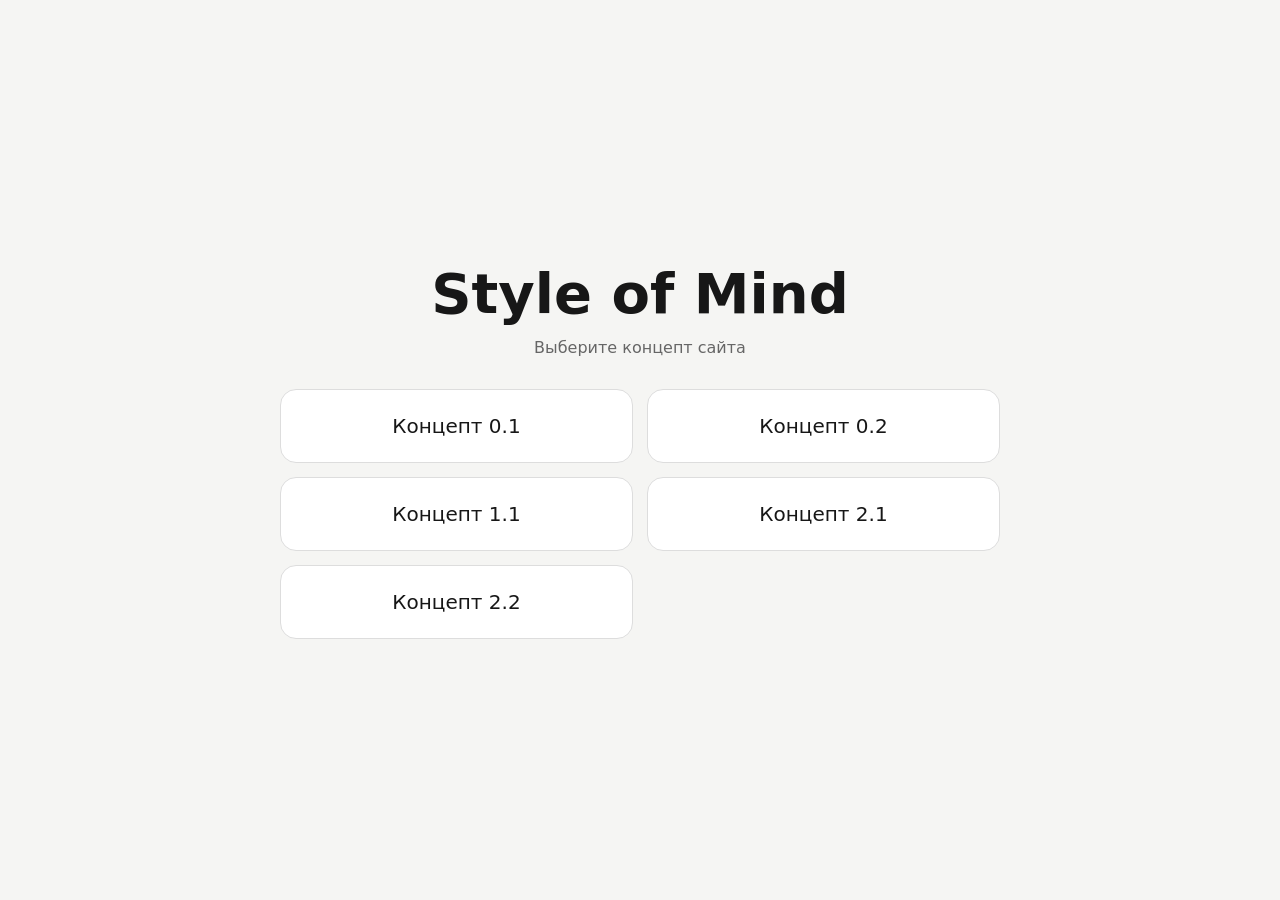
<file: index.html>
<!doctype html>
<html lang="ru">
<head>
  <meta charset="utf-8">
  <meta name="viewport" content="width=device-width, initial-scale=1">
  <title>Концепты — Style of Mind</title>
  <style>
    * { box-sizing: border-box; }
    body {
      margin: 0;
      min-height: 100vh;
      display: grid;
      place-items: center;
      font-family: system-ui, -apple-system, BlinkMacSystemFont, "Segoe UI", sans-serif;
      background: #f5f5f3;
      color: #171717;
    }
    main {
      width: min(720px, calc(100% - 40px));
      text-align: center;
    }
    h1 { margin: 0 0 12px; font-size: clamp(32px, 6vw, 56px); }
    p { margin: 0 0 32px; color: #666; }
    .concepts {
      display: grid;
      grid-template-columns: repeat(2, 1fr);
      gap: 14px;
    }
    a {
      display: block;
      padding: 24px;
      border: 1px solid #ddd;
      border-radius: 16px;
      background: #fff;
      color: inherit;
      text-decoration: none;
      font-size: 20px;
      transition: transform .15s ease, box-shadow .15s ease;
    }
    a:hover {
      transform: translateY(-2px);
      box-shadow: 0 8px 24px rgba(0,0,0,.08);
    }
    @media (max-width: 520px) {
      .concepts { grid-template-columns: 1fr; }
    }
  </style>
</head>
<body>
  <main>
    <h1>Style of Mind</h1>
    <p>Выберите концепт сайта</p>
    <nav class="concepts" aria-label="Концепты">
      <a href="./concept-v0.1/">Концепт 0.1</a>
      <a href="./concept-v0.2/">Концепт 0.2</a>
      <a href="./concept-v1.1/">Концепт 1.1</a>
      <a href="./concept-v2.1/">Концепт 2.1</a>
      <a href="./concept-v2.2/">Концепт 2.2</a>
    </nav>
  </main>
</body>
</html>
</file>
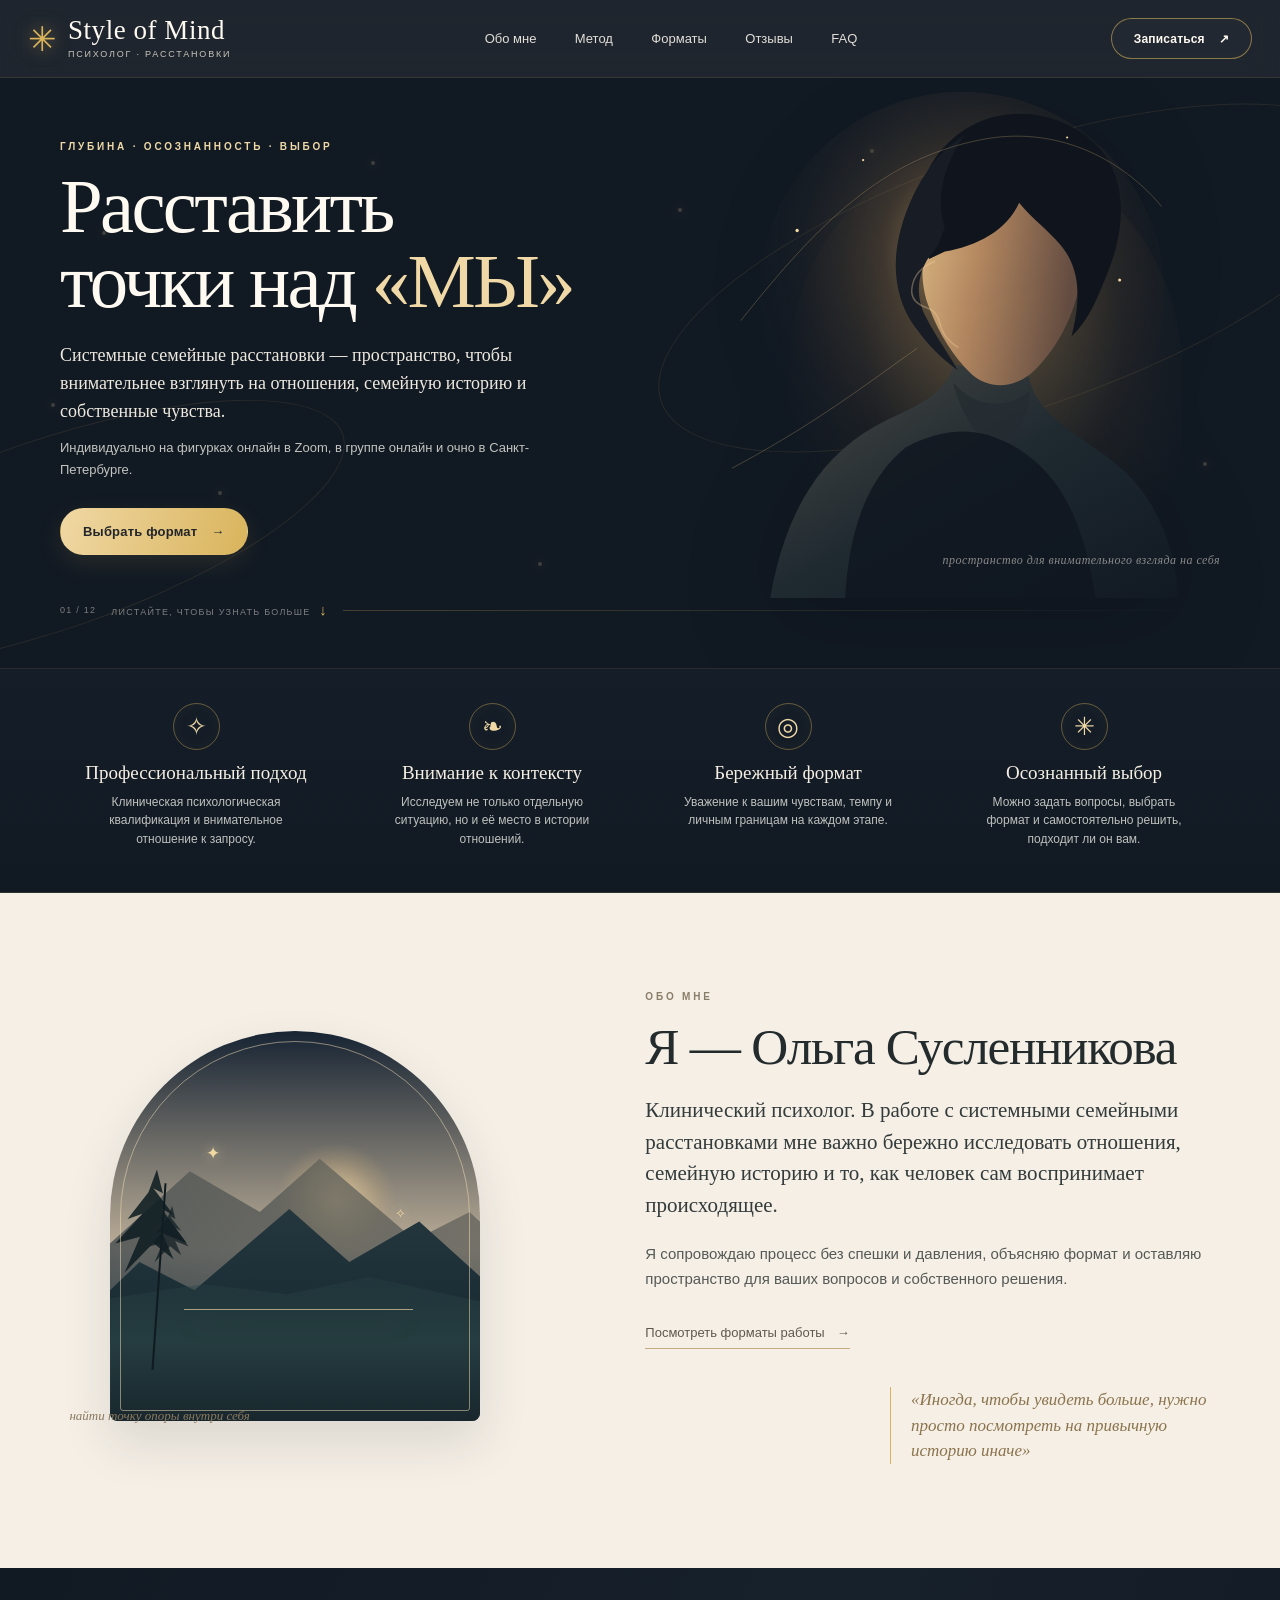
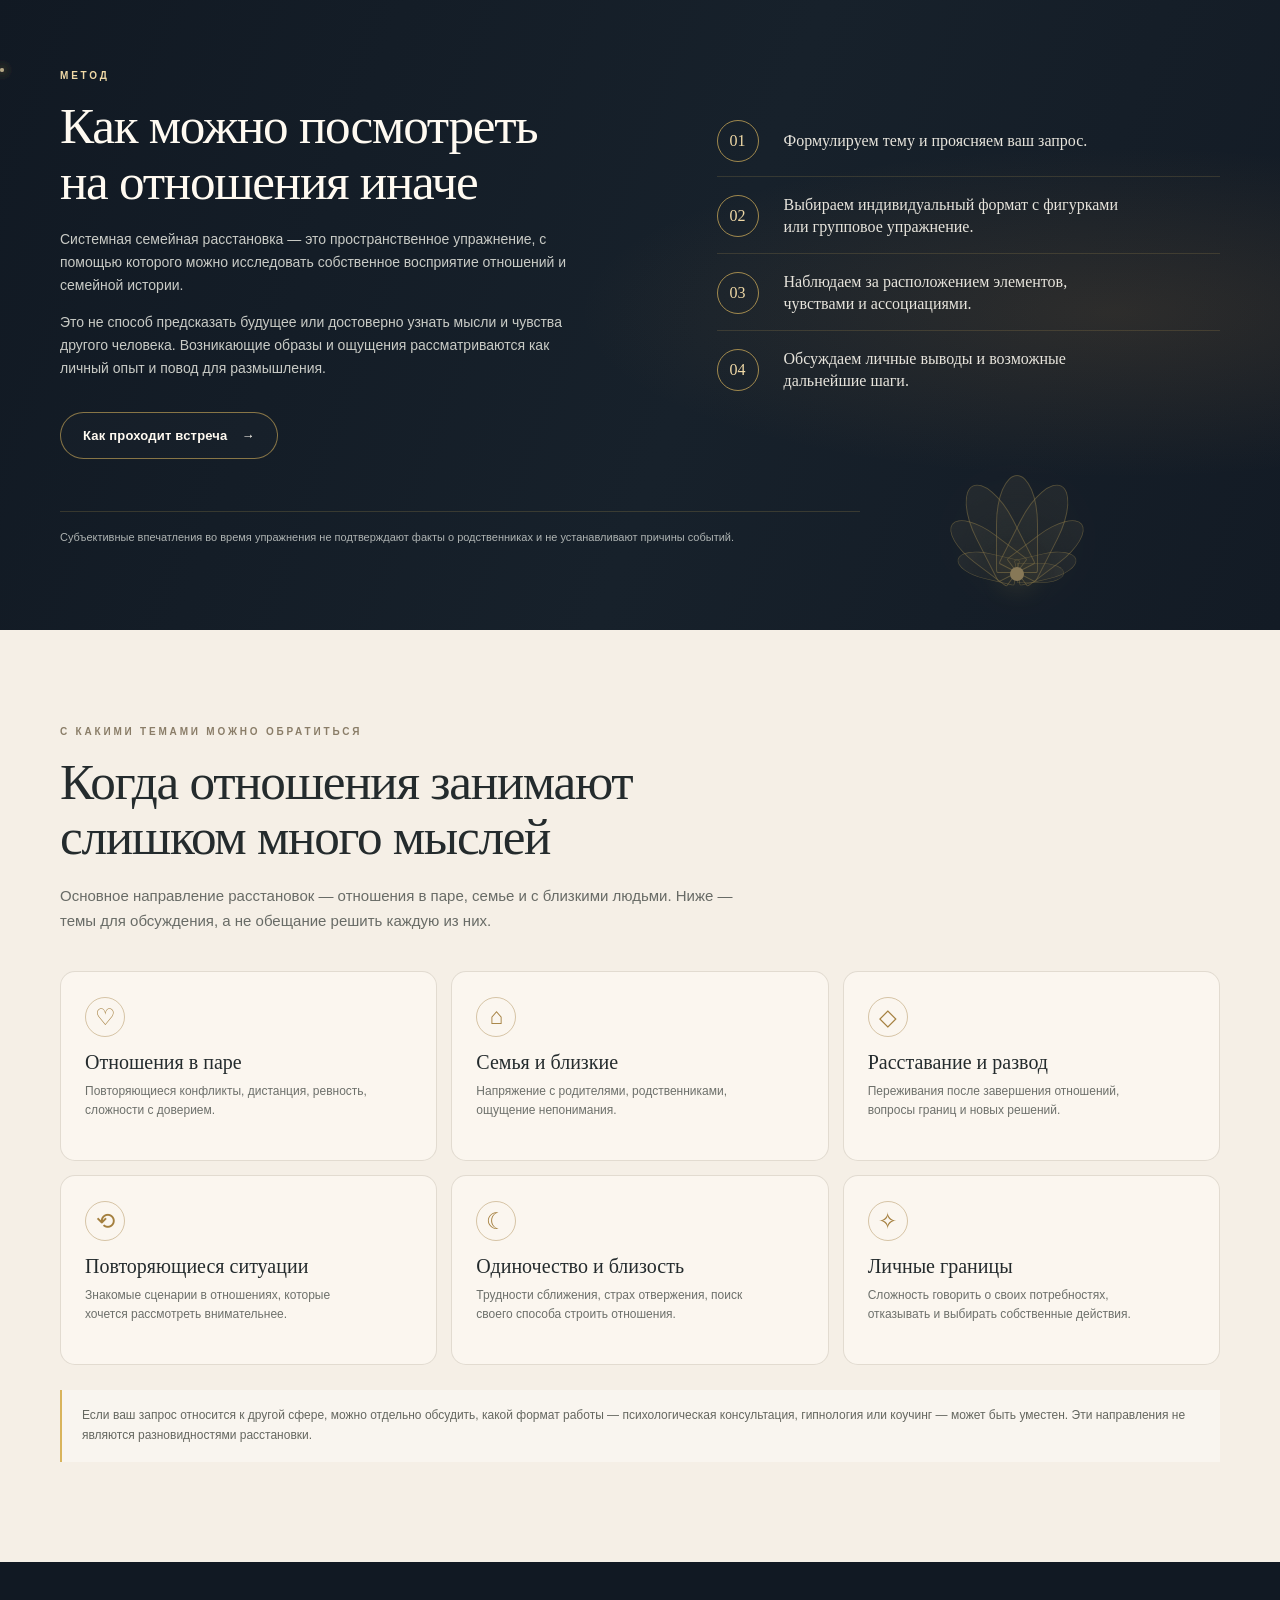
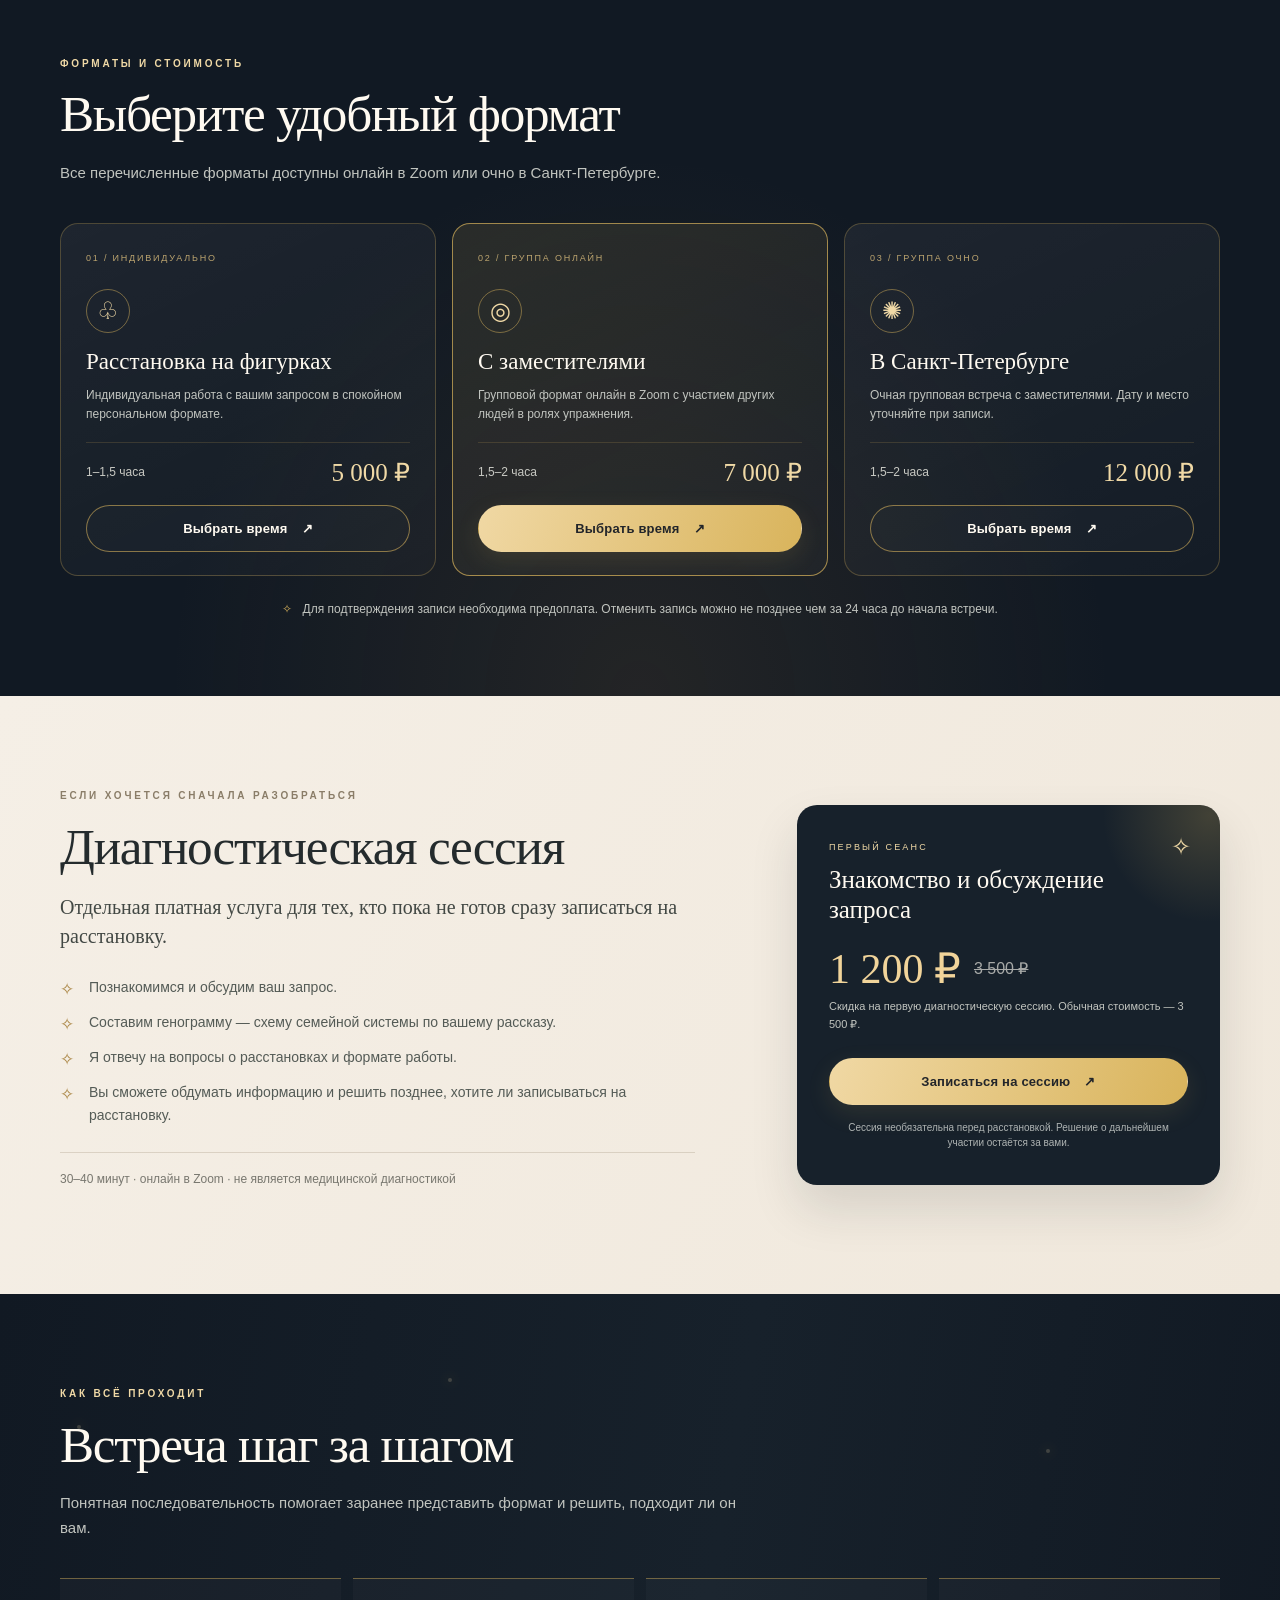
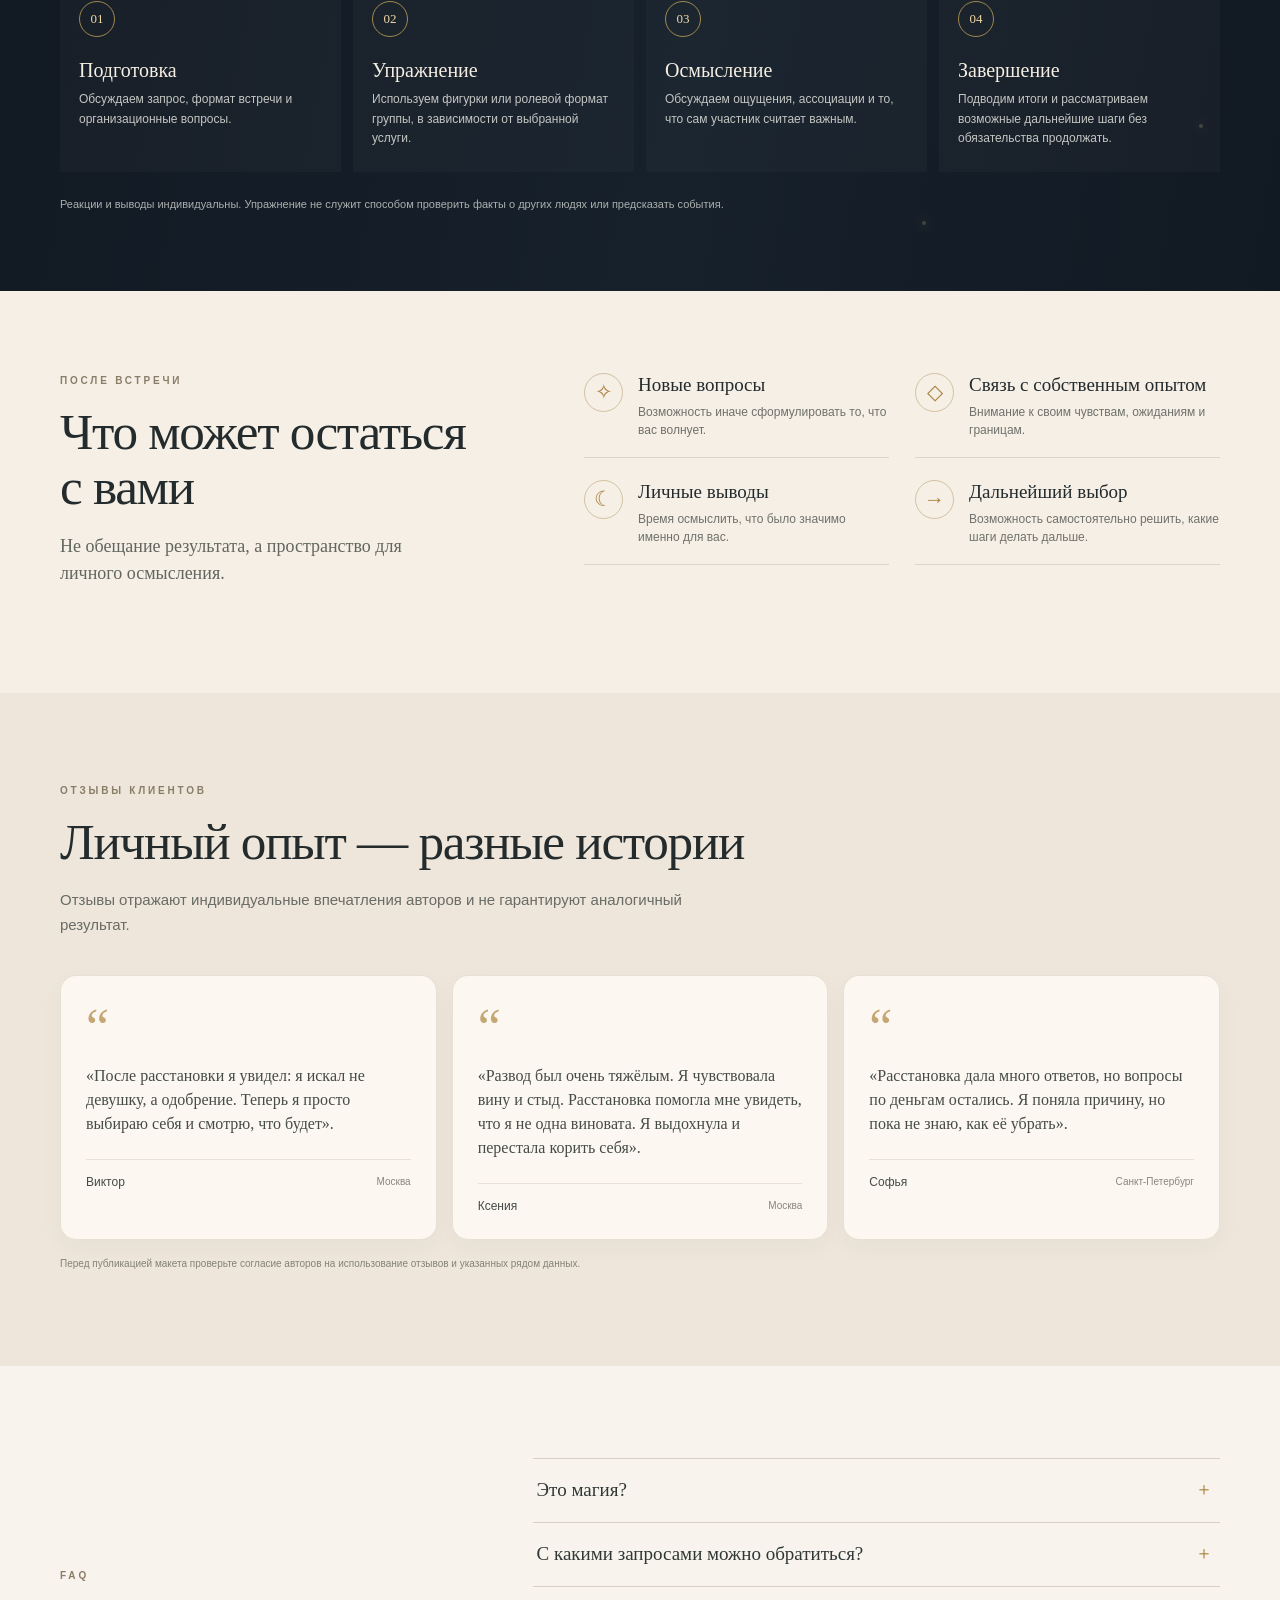
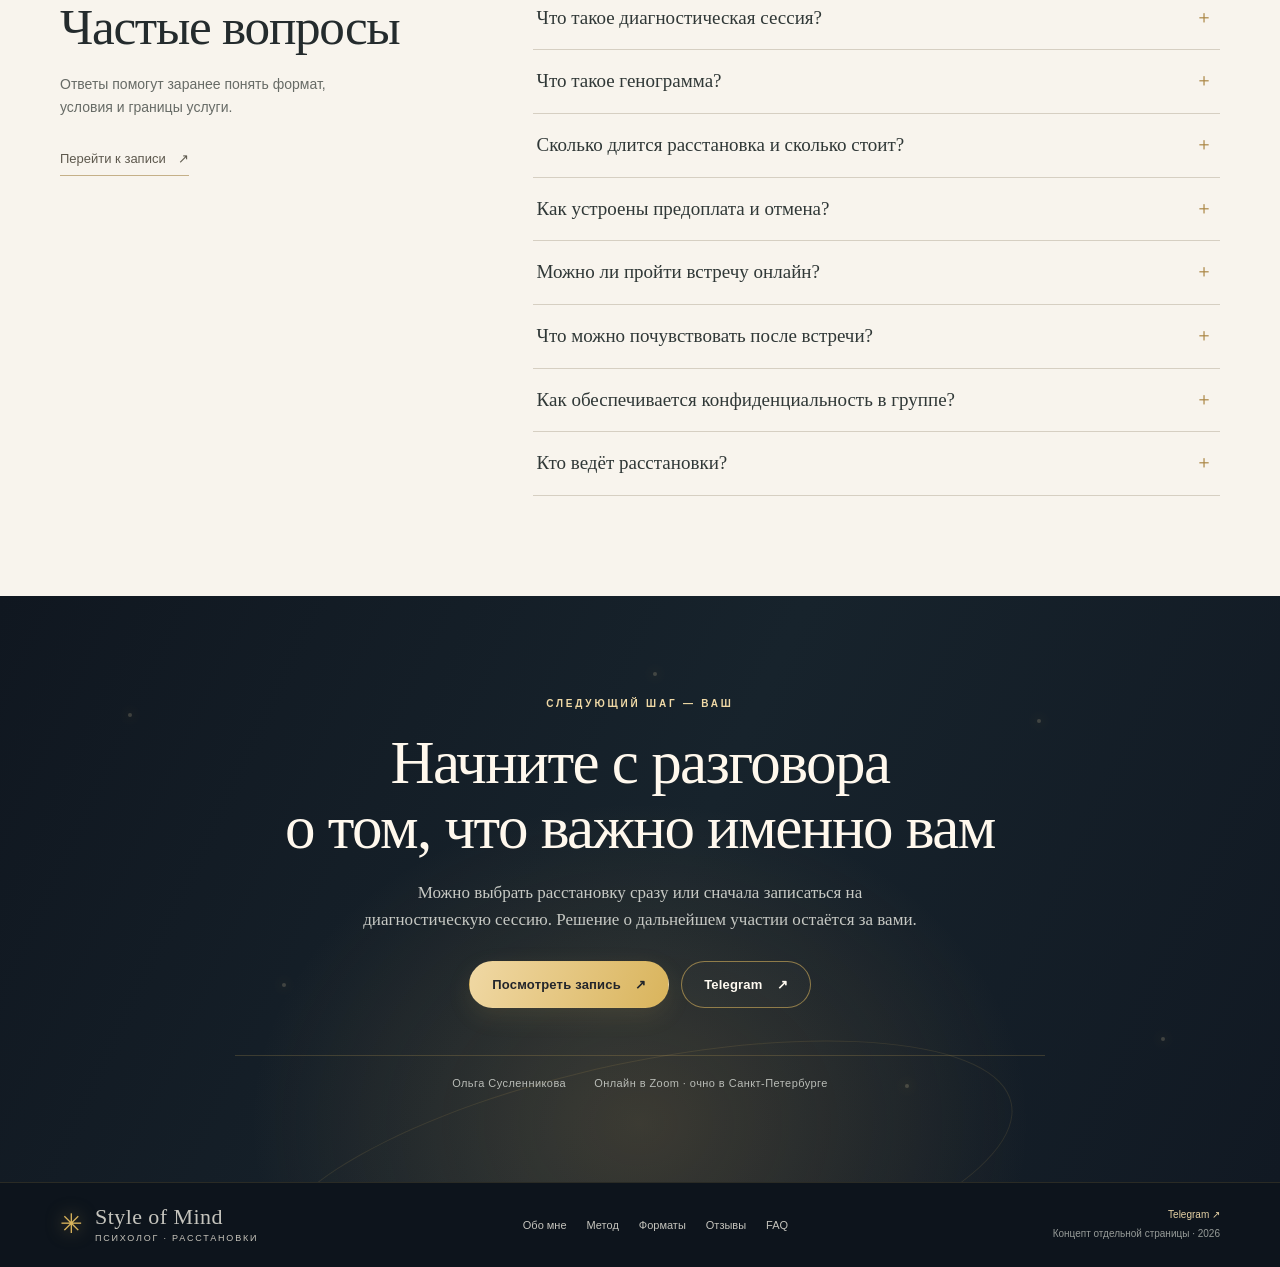
<file: concept-v1.1/index.html>
<!doctype html>
<html lang="ru">
<head>
  <meta charset="utf-8">
  <meta name="viewport" content="width=device-width, initial-scale=1">
  <meta name="robots" content="noindex,nofollow">
  <meta name="theme-color" content="#111923">
  <meta name="description" content="Концепт страницы Ольги Сусленниковой: системные семейные расстановки по вопросам отношений — индивидуально и в группе, онлайн и очно в Санкт-Петербурге.">
  <title>Расставить точки над «МЫ» — концепт | Ольга Сусленникова</title>
  <link rel="stylesheet" href="styles.css">
</head>
<body>
  <a class="skip-link" href="#main">Перейти к содержанию</a>

  <header class="site-header">
    <div class="header-inner">
      <a class="brand" href="#top" aria-label="Ольга Сусленникова — на главную">
        <span class="brand-star" aria-hidden="true">✳</span>
        <span class="brand-copy"><span class="brand-name">Style of Mind</span><span class="brand-subtitle">психолог · расстановки</span></span>
      </a>
      <nav class="desktop-nav" aria-label="Основная навигация">
        <a href="#about">Обо мне</a>
        <a href="#method">Метод</a>
        <a href="#formats">Форматы</a>
        <a href="#reviews">Отзывы</a>
        <a href="#faq">FAQ</a>
      </nav>
      <a class="button button-outline header-booking" href="https://dikidi.ru/#widget=218868" target="_blank" rel="noopener noreferrer">Записаться <span aria-hidden="true">↗</span></a>
      <details class="mobile-menu">
        <summary aria-label="Открыть меню">Меню <span aria-hidden="true">☰</span></summary>
        <nav aria-label="Мобильная навигация">
          <a href="#about">Обо мне</a><a href="#method">Метод</a><a href="#formats">Форматы</a><a href="#reviews">Отзывы</a><a href="#faq">FAQ</a>
          <a href="https://dikidi.ru/#widget=218868" target="_blank" rel="noopener noreferrer">Записаться ↗</a>
        </nav>
      </details>
    </div>
  </header>

  <main id="main">
    <!-- 01. HERO -->
    <section class="hero dark-section" id="top" aria-labelledby="hero-title">
      <div class="hero-stars" aria-hidden="true"><i></i><i></i><i></i><i></i><i></i><i></i><i></i><i></i><i></i><i></i></div>
      <div class="hero-orbit hero-orbit-a" aria-hidden="true"></div>
      <div class="hero-orbit hero-orbit-b" aria-hidden="true"></div>
      <div class="hero-inner page-width">
        <div class="hero-copy">
          <p class="eyebrow eyebrow-gold">глубина · осознанность · выбор</p>
          <h1 id="hero-title">Расставить<br>точки над <span>«МЫ»</span></h1>
          <p class="hero-lead">Системные семейные расстановки — пространство, чтобы внимательнее взглянуть на отношения, семейную историю и собственные чувства.</p>
          <p class="hero-note">Индивидуально на фигурках онлайн в Zoom, в группе онлайн и очно в Санкт-Петербурге.</p>
          <a class="button button-gold" href="https://dikidi.ru/#widget=218868" target="_blank" rel="noopener noreferrer">Выбрать формат <span aria-hidden="true">→</span></a>
        </div>
        <div class="hero-art" aria-hidden="true">
          <div class="hero-halo"></div>
          <svg viewBox="0 0 620 680" role="presentation">
            <defs>
              <radialGradient id="heroGlow" cx="52%" cy="38%" r="58%">
                <stop offset="0" stop-color="#d7b675" stop-opacity=".76"/>
                <stop offset=".38" stop-color="#a17b50" stop-opacity=".25"/>
                <stop offset="1" stop-color="#111923" stop-opacity="0"/>
              </radialGradient>
              <linearGradient id="heroShoulder" x1="0" y1="0" x2="1" y2="1">
                <stop offset="0" stop-color="#4b4a45"/>
                <stop offset=".5" stop-color="#1e2930"/>
                <stop offset="1" stop-color="#111923"/>
              </linearGradient>
              <linearGradient id="heroFace" x1="0" y1="0" x2="1" y2=".2">
                <stop offset="0" stop-color="#dfba84"/>
                <stop offset=".42" stop-color="#b48760"/>
                <stop offset="1" stop-color="#654d42"/>
              </linearGradient>
            </defs>
            <circle cx="330" cy="275" r="270" fill="url(#heroGlow)"/>
            <path d="M74 681 C94 566 140 486 231 442 C274 422 308 407 319 369 L419 385 C429 435 478 458 525 493 C588 540 611 603 620 681Z" fill="url(#heroShoulder)"/>
            <path d="M290 186 C304 126 365 91 427 117 C479 137 498 189 488 252 C481 305 455 348 427 376 C402 401 366 403 342 381 C318 358 299 327 287 295 C272 260 275 218 290 186Z" fill="url(#heroFace)" opacity=".95"/>
            <path d="M286 228 C255 172 271 96 334 55 C391 18 474 32 516 84 C552 129 546 194 524 246 C512 277 499 310 476 331 C491 273 484 236 461 209 C445 190 423 174 406 153 C390 190 349 211 307 218 L286 228Z" fill="#10151d"/>
            <path d="M286 225 C268 252 269 282 282 306 C296 333 312 354 324 376 C304 362 286 345 266 317 C240 280 236 233 248 189 C263 135 291 89 333 63 C301 108 296 156 307 185 C302 202 296 216 286 225Z" fill="#171c25"/>
            <path d="M294 231 C276 238 265 251 263 267 C261 282 271 289 283 293 C293 296 299 306 301 316 C304 329 315 341 325 346" fill="none" stroke="#f3d4a0" stroke-opacity=".35" stroke-width="2"/>
            <path d="M318 393 C346 425 388 431 420 404 C420 437 402 467 375 479 C349 466 329 436 318 393Z" fill="#252c31" opacity=".8"/>
            <path d="M255 479 C309 451 354 451 403 480 C463 517 492 579 508 681 L174 681 C179 591 202 522 255 479Z" fill="#101720" opacity=".86"/>
            <g fill="none" stroke="#e3c17f" stroke-opacity=".35" stroke-width="1">
              <path d="M35 310 C140 178 224 95 355 69 C455 49 543 94 596 158"/>
              <path d="M23 507 C132 449 198 398 270 347"/>
            </g>
            <g fill="#f5dba4">
              <circle cx="110" cy="190" r="2.2"/><circle cx="198" cy="96" r="1.5"/><circle cx="540" cy="256" r="2"/><circle cx="470" cy="66" r="1.4"/>
            </g>
          </svg>
          <span class="hero-art-caption">пространство для внимательного взгляда на себя</span>
        </div>
      </div>
      <div class="hero-bottom page-width"><span>01 / 12</span><span>листайте, чтобы узнать больше <b aria-hidden="true">↓</b></span><span class="hero-bottom-line"></span></div>
    </section>

    <!-- 02. VALUE -->
    <section class="value-strip dark-section" aria-label="Принципы работы">
      <div class="page-width value-grid">
        <article class="value-item"><span class="line-icon" aria-hidden="true">✧</span><h2>Профессиональный подход</h2><p>Клиническая психологическая квалификация и внимательное отношение к запросу.</p></article>
        <article class="value-item"><span class="line-icon" aria-hidden="true">❧</span><h2>Внимание к контексту</h2><p>Исследуем не только отдельную ситуацию, но и её место в истории отношений.</p></article>
        <article class="value-item"><span class="line-icon" aria-hidden="true">◎</span><h2>Бережный формат</h2><p>Уважение к вашим чувствам, темпу и личным границам на каждом этапе.</p></article>
        <article class="value-item"><span class="line-icon" aria-hidden="true">✳</span><h2>Осознанный выбор</h2><p>Можно задать вопросы, выбрать формат и самостоятельно решить, подходит ли он вам.</p></article>
      </div>
    </section>

    <!-- 03. ABOUT -->
    <section class="about-section light-section" id="about" aria-labelledby="about-title">
      <div class="page-width about-grid">
        <div class="about-art">
          <div class="arch-art" role="img" aria-label="Иллюстрация озера и гор в мягком вечернем свете">
            <div class="arch-sun"></div><div class="arch-mountain arch-mountain-back"></div><div class="arch-mountain arch-mountain-front"></div><div class="arch-water"></div><div class="arch-tree"></div>
            <span class="arch-star star-one">✦</span><span class="arch-star star-two">✧</span>
          </div>
          <span class="art-caption">найти точку опоры внутри себя</span>
        </div>
        <div class="about-copy">
          <p class="eyebrow">обо мне</p>
          <h2 class="section-title" id="about-title">Я — Ольга Сусленникова</h2>
          <p class="intro-text">Клинический психолог. В работе с системными семейными расстановками мне важно бережно исследовать отношения, семейную историю и то, как человек сам воспринимает происходящее.</p>
          <p>Я сопровождаю процесс без спешки и давления, объясняю формат и оставляю пространство для ваших вопросов и собственного решения.</p>
          <a class="text-link" href="#formats">Посмотреть форматы работы <span aria-hidden="true">→</span></a>
          <blockquote class="about-quote">«Иногда, чтобы увидеть больше, нужно просто посмотреть на привычную историю иначе»</blockquote>
        </div>
      </div>
    </section>

    <!-- 04. METHOD -->
    <section class="method-section dark-section" id="method" aria-labelledby="method-title">
      <div class="method-stars" aria-hidden="true"><i></i><i></i><i></i><i></i><i></i><i></i></div>
      <div class="page-width method-grid">
        <div class="method-copy">
          <p class="eyebrow eyebrow-gold">метод</p>
          <h2 class="section-title" id="method-title">Как можно посмотреть на отношения иначе</h2>
          <p>Системная семейная расстановка — это пространственное упражнение, с помощью которого можно исследовать собственное восприятие отношений и семейной истории.</p>
          <p>Это не способ предсказать будущее или достоверно узнать мысли и чувства другого человека. Возникающие образы и ощущения рассматриваются как личный опыт и повод для размышления.</p>
          <a class="button button-outline" href="#process">Как проходит встреча <span aria-hidden="true">→</span></a>
        </div>
        <div class="method-steps">
          <div class="method-step"><span>01</span><p>Формулируем тему и проясняем ваш запрос.</p></div>
          <div class="method-step"><span>02</span><p>Выбираем индивидуальный формат с фигурками или групповое упражнение.</p></div>
          <div class="method-step"><span>03</span><p>Наблюдаем за расположением элементов, чувствами и ассоциациями.</p></div>
          <div class="method-step"><span>04</span><p>Обсуждаем личные выводы и возможные дальнейшие шаги.</p></div>
        </div>
        <div class="lotus-art" aria-hidden="true"><span></span><span></span><span></span><span></span><span></span><span></span><span></span><span></span><i></i></div>
        <p class="method-footnote">Субъективные впечатления во время упражнения не подтверждают факты о родственниках и не устанавливают причины событий.</p>
      </div>
    </section>

    <!-- 05. TOPICS -->
    <section class="topics-section light-section" id="topics" aria-labelledby="topics-title">
      <div class="page-width">
        <div class="section-heading">
          <p class="eyebrow">с какими темами можно обратиться</p>
          <h2 class="section-title" id="topics-title">Когда отношения занимают слишком много мыслей</h2>
          <p class="section-lead">Основное направление расстановок — отношения в паре, семье и с близкими людьми. Ниже — темы для обсуждения, а не обещание решить каждую из них.</p>
        </div>
        <div class="topic-grid">
          <article class="topic-card"><span class="topic-icon" aria-hidden="true">♡</span><h3>Отношения в паре</h3><p>Повторяющиеся конфликты, дистанция, ревность, сложности с доверием.</p></article>
          <article class="topic-card"><span class="topic-icon" aria-hidden="true">⌂</span><h3>Семья и близкие</h3><p>Напряжение с родителями, родственниками, ощущение непонимания.</p></article>
          <article class="topic-card"><span class="topic-icon" aria-hidden="true">◇</span><h3>Расставание и развод</h3><p>Переживания после завершения отношений, вопросы границ и новых решений.</p></article>
          <article class="topic-card"><span class="topic-icon" aria-hidden="true">⟲</span><h3>Повторяющиеся ситуации</h3><p>Знакомые сценарии в отношениях, которые хочется рассмотреть внимательнее.</p></article>
          <article class="topic-card"><span class="topic-icon" aria-hidden="true">☾</span><h3>Одиночество и близость</h3><p>Трудности сближения, страх отвержения, поиск своего способа строить отношения.</p></article>
          <article class="topic-card"><span class="topic-icon" aria-hidden="true">✧</span><h3>Личные границы</h3><p>Сложность говорить о своих потребностях, отказывать и выбирать собственные действия.</p></article>
        </div>
        <p class="topics-note">Если ваш запрос относится к другой сфере, можно отдельно обсудить, какой формат работы — психологическая консультация, гипнология или коучинг — может быть уместен. Эти направления не являются разновидностями расстановки.</p>
      </div>
    </section>

    <!-- 06. FORMATS -->
    <section class="formats-section dark-section" id="formats" aria-labelledby="formats-title">
      <div class="page-width">
        <div class="section-heading section-heading-dark">
          <p class="eyebrow eyebrow-gold">форматы и стоимость</p>
          <h2 class="section-title" id="formats-title">Выберите удобный формат</h2>
          <p class="section-lead">Все перечисленные форматы доступны онлайн в Zoom или очно в Санкт-Петербурге.</p>
        </div>
        <div class="format-grid">
          <article class="format-card">
            <span class="format-number">01 / индивидуально</span><div class="format-icon" aria-hidden="true">♧</div>
            <h3>Расстановка на фигурках</h3><p>Индивидуальная работа с вашим запросом в спокойном персональном формате.</p>
            <div class="format-meta"><span>1–1,5 часа</span><strong>5 000 ₽</strong></div>
            <a class="button button-outline button-full" href="https://dikidi.ru/#widget=218868" target="_blank" rel="noopener noreferrer">Выбрать время <span aria-hidden="true">↗</span></a>
          </article>
          <article class="format-card format-card-featured">
            <span class="format-number">02 / группа онлайн</span><div class="format-icon" aria-hidden="true">◎</div>
            <h3>С заместителями</h3><p>Групповой формат онлайн в Zoom с участием других людей в ролях упражнения.</p>
            <div class="format-meta"><span>1,5–2 часа</span><strong>7 000 ₽</strong></div>
            <a class="button button-gold button-full" href="https://dikidi.ru/#widget=218868" target="_blank" rel="noopener noreferrer">Выбрать время <span aria-hidden="true">↗</span></a>
          </article>
          <article class="format-card">
            <span class="format-number">03 / группа очно</span><div class="format-icon" aria-hidden="true">✺</div>
            <h3>В Санкт-Петербурге</h3><p>Очная групповая встреча с заместителями. Дату и место уточняйте при записи.</p>
            <div class="format-meta"><span>1,5–2 часа</span><strong>12 000 ₽</strong></div>
            <a class="button button-outline button-full" href="https://dikidi.ru/#widget=218868" target="_blank" rel="noopener noreferrer">Выбрать время <span aria-hidden="true">↗</span></a>
          </article>
        </div>
        <p class="booking-note"><span aria-hidden="true">✧</span> Для подтверждения записи необходима предоплата. Отменить запись можно не позднее чем за 24 часа до начала встречи.</p>
      </div>
    </section>

    <!-- 07. DIAGNOSTIC -->
    <section class="diagnostic-section light-section" id="diagnostic" aria-labelledby="diagnostic-title">
      <div class="page-width diagnostic-grid">
        <div class="diagnostic-copy">
          <p class="eyebrow">если хочется сначала разобраться</p>
          <h2 class="section-title" id="diagnostic-title">Диагностическая сессия</h2>
          <p class="section-lead">Отдельная платная услуга для тех, кто пока не готов сразу записаться на расстановку.</p>
          <ul class="check-list">
            <li>Познакомимся и обсудим ваш запрос.</li>
            <li>Составим генограмму — схему семейной системы по вашему рассказу.</li>
            <li>Я отвечу на вопросы о расстановках и формате работы.</li>
            <li>Вы сможете обдумать информацию и решить позднее, хотите ли записываться на расстановку.</li>
          </ul>
          <p class="diagnostic-meta">30–40 минут · онлайн в Zoom · не является медицинской диагностикой</p>
        </div>
        <aside class="diagnostic-offer">
          <div class="offer-glint" aria-hidden="true">✧</div>
          <p class="offer-label">первый сеанс</p>
          <h3>Знакомство и обсуждение запроса</h3>
          <p class="offer-price"><strong>1 200 ₽</strong><span>3 500 ₽</span></p>
          <p class="offer-caption">Скидка на первую диагностическую сессию. Обычная стоимость — 3 500 ₽.</p>
          <a class="button button-gold button-full" href="https://dikidi.ru/#widget=218868" target="_blank" rel="noopener noreferrer">Записаться на сессию <span aria-hidden="true">↗</span></a>
          <p class="offer-small">Сессия необязательна перед расстановкой. Решение о дальнейшем участии остаётся за вами.</p>
        </aside>
      </div>
    </section>

    <!-- 08. PROCESS -->
    <section class="process-section dark-section" id="process" aria-labelledby="process-title">
      <div class="process-stars" aria-hidden="true"><i></i><i></i><i></i><i></i><i></i></div>
      <div class="page-width">
        <div class="section-heading section-heading-dark">
          <p class="eyebrow eyebrow-gold">как всё проходит</p>
          <h2 class="section-title" id="process-title">Встреча шаг за шагом</h2>
          <p class="section-lead">Понятная последовательность помогает заранее представить формат и решить, подходит ли он вам.</p>
        </div>
        <div class="process-grid">
          <article class="process-card"><span class="process-count">01</span><h3>Подготовка</h3><p>Обсуждаем запрос, формат встречи и организационные вопросы.</p></article>
          <article class="process-card"><span class="process-count">02</span><h3>Упражнение</h3><p>Используем фигурки или ролевой формат группы, в зависимости от выбранной услуги.</p></article>
          <article class="process-card"><span class="process-count">03</span><h3>Осмысление</h3><p>Обсуждаем ощущения, ассоциации и то, что сам участник считает важным.</p></article>
          <article class="process-card"><span class="process-count">04</span><h3>Завершение</h3><p>Подводим итоги и рассматриваем возможные дальнейшие шаги без обязательства продолжать.</p></article>
        </div>
        <p class="process-footnote">Реакции и выводы индивидуальны. Упражнение не служит способом проверить факты о других людях или предсказать события.</p>
      </div>
    </section>

    <!-- 09. EXPERIENCE -->
    <section class="experience-section light-section" aria-labelledby="experience-title">
      <div class="page-width experience-grid">
        <div class="experience-heading"><p class="eyebrow">после встречи</p><h2 class="section-title" id="experience-title">Что может остаться с вами</h2><p>Не обещание результата, а пространство для личного осмысления.</p></div>
        <div class="experience-list">
          <article><span aria-hidden="true">✧</span><div><h3>Новые вопросы</h3><p>Возможность иначе сформулировать то, что вас волнует.</p></div></article>
          <article><span aria-hidden="true">◇</span><div><h3>Связь с собственным опытом</h3><p>Внимание к своим чувствам, ожиданиям и границам.</p></div></article>
          <article><span aria-hidden="true">☾</span><div><h3>Личные выводы</h3><p>Время осмыслить, что было значимо именно для вас.</p></div></article>
          <article><span aria-hidden="true">→</span><div><h3>Дальнейший выбор</h3><p>Возможность самостоятельно решить, какие шаги делать дальше.</p></div></article>
        </div>
      </div>
    </section>

    <!-- 10. REVIEWS -->
    <section class="reviews-section light-section" id="reviews" aria-labelledby="reviews-title">
      <div class="page-width">
        <div class="section-heading">
          <p class="eyebrow">отзывы клиентов</p>
          <h2 class="section-title" id="reviews-title">Личный опыт — разные истории</h2>
          <p class="section-lead">Отзывы отражают индивидуальные впечатления авторов и не гарантируют аналогичный результат.</p>
        </div>
        <div class="review-grid">
          <blockquote class="review-card"><span class="quote-mark" aria-hidden="true">“</span><p>«После расстановки я увидел: я искал не девушку, а одобрение. Теперь я просто выбираю себя и смотрю, что будет».</p><footer>Виктор <span>Москва</span></footer></blockquote>
          <blockquote class="review-card"><span class="quote-mark" aria-hidden="true">“</span><p>«Развод был очень тяжёлым. Я чувствовала вину и стыд. Расстановка помогла мне увидеть, что я не одна виновата. Я выдохнула и перестала корить себя».</p><footer>Ксения <span>Москва</span></footer></blockquote>
          <blockquote class="review-card"><span class="quote-mark" aria-hidden="true">“</span><p>«Расстановка дала много ответов, но вопросы по деньгам остались. Я поняла причину, но пока не знаю, как её убрать».</p><footer>Софья <span>Санкт-Петербург</span></footer></blockquote>
        </div>
        <p class="review-note">Перед публикацией макета проверьте согласие авторов на использование отзывов и указанных рядом данных.</p>
      </div>
    </section>

    <!-- 11. FAQ -->
    <section class="faq-section light-section" id="faq" aria-labelledby="faq-title">
      <div class="page-width faq-layout">
        <div class="faq-intro"><p class="eyebrow">faq</p><h2 class="section-title" id="faq-title">Частые вопросы</h2><p>Ответы помогут заранее понять формат, условия и границы услуги.</p><a class="text-link" href="https://dikidi.ru/#widget=218868" target="_blank" rel="noopener noreferrer">Перейти к записи <span aria-hidden="true">↗</span></a></div>
        <div class="faq-list">
          <details><summary>Это магия?</summary><p>Встреча строится вокруг пространственного или ролевого упражнения и обсуждения личного опыта. Образный язык может использоваться как часть практики, но ощущения и ассоциации участников не являются доказательством фактов о других людях.</p></details>
          <details><summary>С какими запросами можно обратиться?</summary><p>Основное направление расстановок — отношения в паре, семье и с близкими людьми: повторяющиеся ситуации, расставание, семейные конфликты, ревность, одиночество и личные границы. Перечень обозначает темы для обсуждения, а не обещание решить каждую из них.</p></details>
          <details><summary>Что такое диагностическая сессия?</summary><p>Это отдельная платная услуга для тех, кто пока не готов сразу записаться на расстановку. За 30–40 минут онлайн в Zoom мы познакомимся, обсудим запрос, составим генограмму по вашему рассказу и поговорим о формате. Сессия не является медицинской диагностикой и не обязывает записываться на расстановку.</p><p>Стоимость первого сеанса — 1 200 ₽ вместо обычных 3 500 ₽. Решение о дальнейшем участии можно принять позднее.</p></details>
          <details><summary>Что такое генограмма?</summary><p>Это схема родственных связей и значимых семейных событий, составленная по информации, которой вы готовы поделиться. Она помогает упорядочить рассказ, но сама по себе не подтверждает причины происходящего или факты о родственниках.</p></details>
          <details><summary>Сколько длится расстановка и сколько стоит?</summary><p>Индивидуальная расстановка на фигурках онлайн в Zoom — 1–1,5 часа, 5 000 ₽. Групповая онлайн с заместителями — 1,5–2 часа, 7 000 ₽. Групповая очно в Санкт-Петербурге — 1,5–2 часа, 12 000 ₽.</p></details>
          <details><summary>Как устроены предоплата и отмена?</summary><p>Для подтверждения записи необходима предоплата. Отменить запись можно не позднее чем за 24 часа до начала встречи. Подробности по переносу и возврату следует уточнить при записи.</p></details>
          <details><summary>Можно ли пройти встречу онлайн?</summary><p>Да. Индивидуальные расстановки на фигурках и групповые встречи с заместителями проводятся онлайн в Zoom. Также доступны очные групповые встречи в Санкт-Петербурге.</p></details>
          <details><summary>Что можно почувствовать после встречи?</summary><p>Реакции индивидуальны: могут появиться новые мысли, чувства или вопросы, а заметных изменений сразу может не быть. Обязательной «правильной» реакции нет, конкретный результат не гарантируется.</p></details>
          <details><summary>Как обеспечивается конфиденциальность в группе?</summary><p>Правила конфиденциальности обсуждаются до встречи. В группе ваш запрос могут услышать другие участники; ведущий не может полностью контролировать их действия после встречи. Можно не раскрывать идентифицирующие подробности и отказаться от участия в упражнении.</p></details>
          <details><summary>Кто ведёт расстановки?</summary><p>Ольга Сусленникова, клинический психолог. Документ о квалификации имеется. Информация о форматах и записи размещена на этой странице.</p></details>
        </div>
      </div>
    </section>

    <!-- 12. FINAL CTA -->
    <section class="final-section dark-section" aria-labelledby="final-title">
      <div class="final-stars" aria-hidden="true"><i></i><i></i><i></i><i></i><i></i><i></i></div>
      <div class="final-orbit" aria-hidden="true"></div>
      <div class="page-width final-inner">
        <p class="eyebrow eyebrow-gold">следующий шаг — ваш</p>
        <h2 class="section-title" id="final-title">Начните с разговора<br>о том, что важно именно вам</h2>
        <p>Можно выбрать расстановку сразу или сначала записаться на диагностическую сессию. Решение о дальнейшем участии остаётся за вами.</p>
        <div class="final-actions"><a class="button button-gold" href="https://dikidi.ru/#widget=218868" target="_blank" rel="noopener noreferrer">Посмотреть запись <span aria-hidden="true">↗</span></a><a class="button button-outline" href="https://t.me/olgastyleofmind" target="_blank" rel="noopener noreferrer">Telegram <span aria-hidden="true">↗</span></a></div>
        <div class="final-contact"><span>Ольга Сусленникова</span><span>Онлайн в Zoom · очно в Санкт-Петербурге</span></div>
      </div>
    </section>
  </main>

  <footer class="site-footer">
    <div class="page-width footer-inner">
      <a class="brand footer-brand" href="#top"><span class="brand-star" aria-hidden="true">✳</span><span class="brand-copy"><span class="brand-name">Style of Mind</span><span class="brand-subtitle">психолог · расстановки</span></span></a>
      <nav aria-label="Навигация в подвале"><a href="#about">Обо мне</a><a href="#method">Метод</a><a href="#formats">Форматы</a><a href="#reviews">Отзывы</a><a href="#faq">FAQ</a></nav>
      <div class="footer-legal"><a href="https://t.me/olgastyleofmind" target="_blank" rel="noopener noreferrer">Telegram ↗</a><span>Концепт отдельной страницы · 2026</span></div>
    </div>
  </footer>
</body>
</html>
</file>
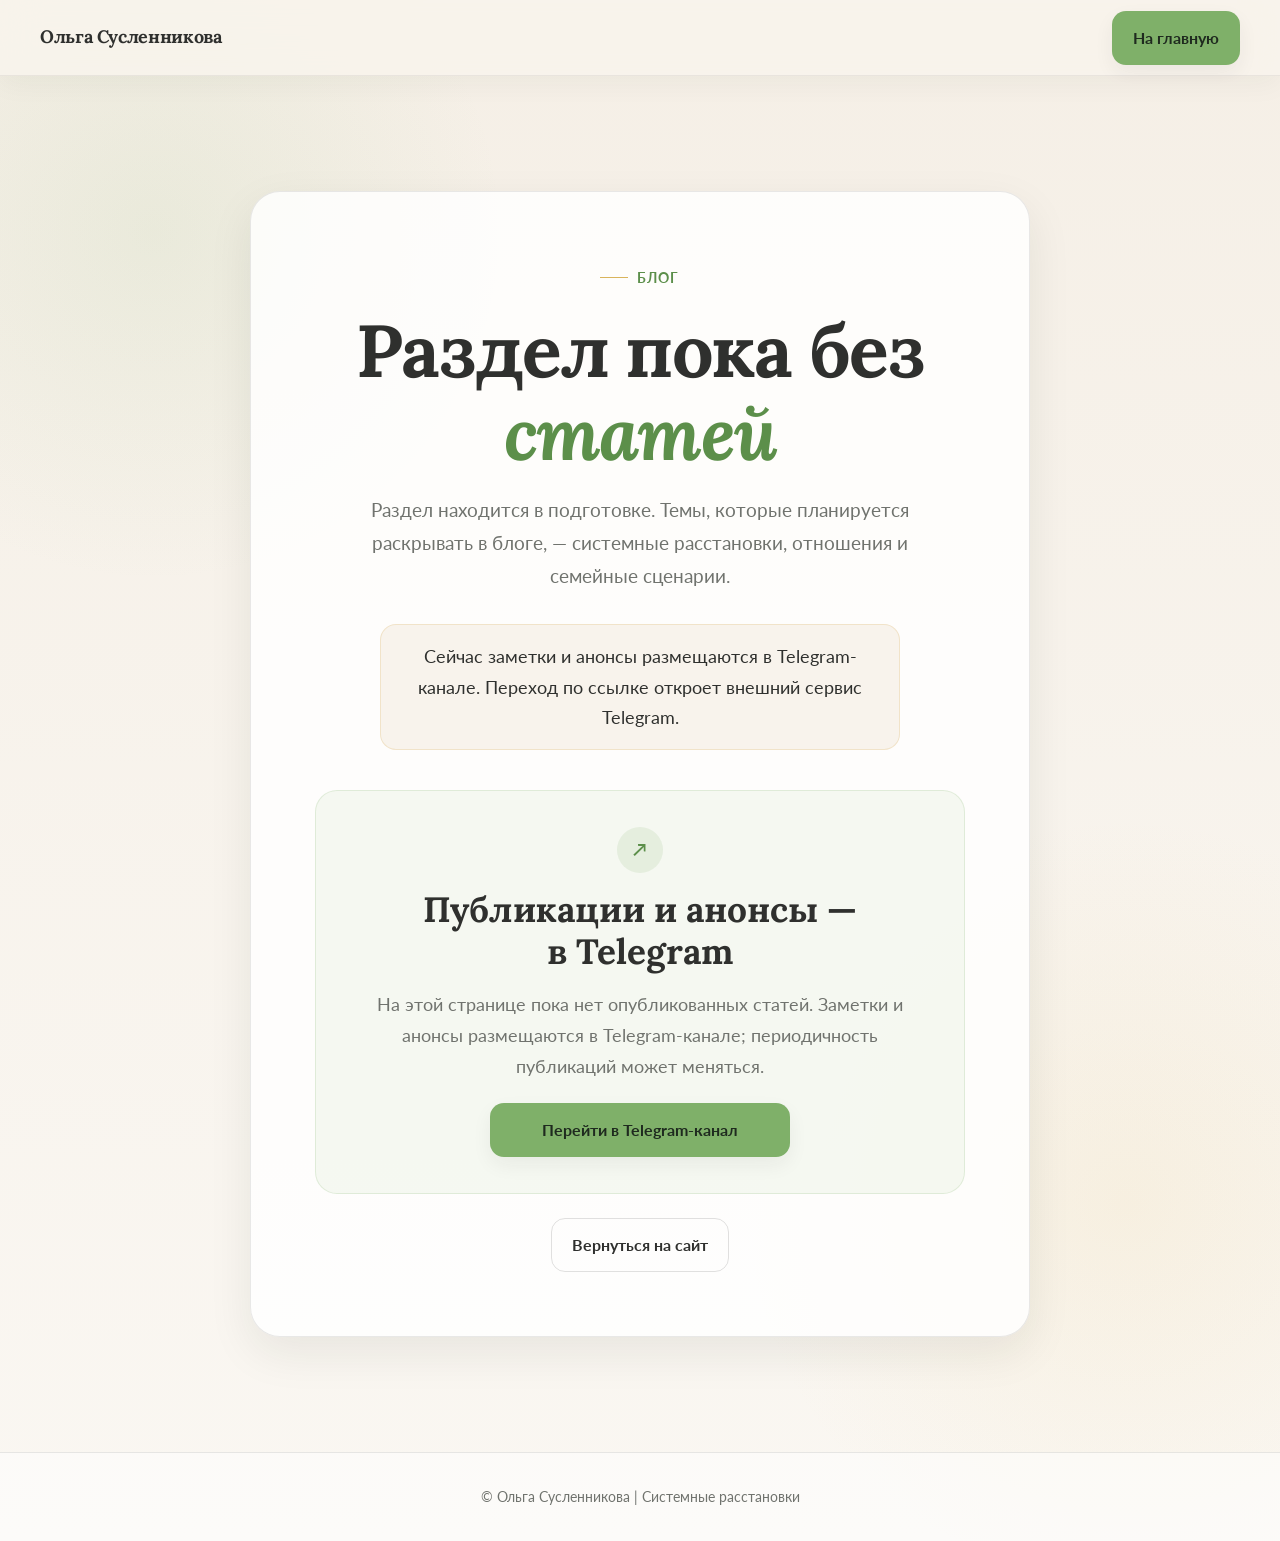
<file: blog.html>
<!doctype html>
<html lang="ru">
<head>
  <meta charset="utf-8">
  <meta name="viewport" content="width=device-width, initial-scale=1.0">
<link rel="icon" type="image/svg+xml" href="./favicon.svg">
  <title>Блог | Системные расстановки — Ольга Сусленникова</title>
  <meta name="description" content="Блог Ольги о системных семейных расстановках, отношениях и семейных сценариях. Последние публикации — в Telegram.">
  <link rel="canonical" href="https://styleofmind.github.io/blog.html">
  <meta name="robots" content="noindex,follow">
  <link rel="preconnect" href="https://fonts.googleapis.com">
  <link rel="manifest" href="site.webmanifest">
  <link rel="preconnect" href="https://fonts.gstatic.com" crossorigin>
  <link href="https://fonts.googleapis.com/css2?family=Lora:wght@400;700&family=Lato:wght@400;700&display=swap" rel="stylesheet">
  <style>
    :root{
      --bg-sand:#f5efe6;
      --bg-sand-2:#faf7f2;
      --accent:#7fb069;
      --accent-dark:#5c8f4a;
      --gold:#d9b45c;
      --text:#2f302e;
      --muted:#70736e;
      --dark:#1f2a1f;
      --line:rgba(46,46,46,.10);
      --radius-xl:30px;
      --radius-md:18px;
      --shadow:0 16px 45px rgba(31,42,31,.08);
    }

    *,*::before,*::after{box-sizing:border-box}
    html{min-height:100%;scroll-behavior:smooth}
    body{
      min-height:100%;
      margin:0;
      color:var(--text);
      background:
        radial-gradient(circle at 12% 15%,rgba(127,176,105,.10),transparent 22rem),
        radial-gradient(circle at 88% 78%,rgba(232,199,122,.13),transparent 24rem),
        linear-gradient(180deg,var(--bg-sand) 0%,var(--bg-sand-2) 100%);
      font-family:'Lato',sans-serif;
      font-size:18px;
      line-height:1.7;
      -webkit-font-smoothing:antialiased;
      text-rendering:optimizeLegibility;
    }

    a{color:inherit}
    .page{min-height:100svh;display:flex;flex-direction:column}
    .site-header{
      position:sticky;
      top:0;
      z-index:10;
      min-height:76px;
      display:flex;
      align-items:center;
      background:rgba(248,244,237,.86);
      backdrop-filter:blur(18px) saturate(130%);
      -webkit-backdrop-filter:blur(18px) saturate(130%);
      border-bottom:1px solid rgba(46,46,46,.07);
      box-shadow:0 8px 28px rgba(31,42,31,.045)
    }
    .container{width:min(100%,1280px);margin:0 auto;padding:0 40px}
    .header-inner{width:100%;display:flex;align-items:center;justify-content:space-between;gap:1rem}
    .brand{font-family:'Lora',serif;font-weight:700;text-decoration:none;letter-spacing:-.02em}

    .main{flex:1;display:grid;place-items:center;padding:clamp(4rem,9vw,8rem) 0}
    .card{
      width:min(100%,780px);
      margin-inline:auto;
      padding:clamp(2rem,5vw,4.2rem);
      background:rgba(255,255,255,.82);
      border:1px solid var(--line);
      border-radius:var(--radius-xl);
      box-shadow:var(--shadow);
      text-align:center;
    }
    .eyebrow{
      display:inline-flex;
      align-items:center;
      gap:.55rem;
      margin:0 0 1.25rem;
      color:var(--accent-dark);
      font-size:.86rem;
      font-weight:700;
      letter-spacing:.08em;
      text-transform:uppercase;
    }
    .eyebrow::before{content:"";width:28px;height:1px;background:var(--gold)}
    h1{
      margin:0 0 1.25rem;
      font-family:'Lora',serif;
      font-size:clamp(2.5rem,6vw,4.6rem);
      line-height:1.12;
      letter-spacing:-.025em;
    }
    .accent{color:var(--accent-dark);font-style:italic}
    .lead{
      max-width:52ch;
      margin:0 auto 2rem;
      color:var(--muted);
      font-size:clamp(1.05rem,1.8vw,1.2rem);
    }
    .note{
      max-width:52ch;
      margin:0 auto 2rem;
      padding:1rem 1.15rem;
      border:1px solid rgba(217,180,92,.25);
      border-radius:16px;
      background:rgba(245,239,230,.72);
    }
    .actions{display:flex;justify-content:center;gap:.8rem;flex-wrap:wrap}
    .actions--back{margin-top:1.5rem}

    .telegram-invite{
      margin:2.5rem 0 0;
      padding:clamp(1.5rem,4vw,2.25rem);
      border:1px solid rgba(127,176,105,.18);
      border-radius:22px;
      background:rgba(127,176,105,.07);
      text-align:center;
    }
    .telegram-invite__icon{
      width:46px;height:46px;margin:0 auto 1rem;
      display:grid;place-items:center;border-radius:50%;
      background:rgba(127,176,105,.14);
      color:var(--accent-dark);font-size:1.15rem;font-weight:700;
    }
    .telegram-invite h2{margin:0 auto 1rem;font-family:'Lora',serif;font-size:clamp(1.7rem,3vw,2.2rem);line-height:1.2;max-width:20ch}
    .telegram-invite p{max-width:56ch;margin:0 auto 1.35rem;color:var(--muted)}
    .telegram-invite .btn{width:auto;min-width:min(100%,300px)}
    .btn{
      display:inline-flex;
      align-items:center;
      justify-content:center;
      min-height:54px;
      padding:.85rem 1.25rem;
      border-radius:14px;
      border:1px solid transparent;
      text-decoration:none;
      font-size:16px;
      font-weight:700;
      line-height:1.25;
      transition:transform .2s ease,background .2s ease,border-color .2s ease,box-shadow .2s ease;
    }
    .btn:hover{transform:translateY(-2px)}
    .btn-primary{background:var(--accent);color:var(--dark);box-shadow:0 8px 20px rgba(31,42,31,.06)}
    .btn-primary:hover{background:var(--accent-dark);color:#fff;box-shadow:0 14px 30px rgba(92,143,74,.18)}
    .btn-ghost{background:transparent;border-color:rgba(46,46,46,.14)}
    .btn-ghost:hover{background:#fff;border-color:rgba(46,46,46,.22)}

    footer{padding:2rem 0;background:rgba(255,255,255,.54);border-top:1px solid var(--line);color:var(--muted);font-size:.88rem}
    footer p{margin:0;text-align:center}

    @media (max-width:767px){
      body{font-size:16px;line-height:1.68}
      .site-header{min-height:66px}
      .container{padding:0 20px}
      .brand{font-size:14px}
      .main{padding:3rem 0}
      .card{padding:1.5rem 1.15rem;border-radius:22px}
      h1{font-size:clamp(2.15rem,11vw,3rem)}
      .lead{font-size:1rem}
      .actions{align-items:stretch;flex-direction:column}
      .btn{width:100%}
    }

    @media (max-width:390px){
      .container{padding:0 16px}
      .brand{font-size:13px}
      .card{padding:1.3rem 1rem}
    }

    @media (prefers-reduced-motion:reduce){
      *,*::before,*::after{scroll-behavior:auto!important;transition:none!important}
    }
  .brand-mobile{display:none}

@media (max-width:767px){.brand-full{display:none}.brand-mobile{display:inline}}
</style>
</head>
<body>
  <div class="page">
    <header class="site-header">
      <div class="container header-inner">
        <a class="brand" href="index.html"><span class="brand-full">Ольга Сусленникова</span><span class="brand-mobile">Ольга</span></a>
        <a class="btn btn-primary" href="index.html">На главную</a>
      </div>
    </header>

    <main class="main">
      <section class="container" aria-labelledby="blog-title">
        <div class="card">
          <p class="eyebrow">Блог</p>
          <h1 id="blog-title">Раздел пока без <span class="accent">статей</span></h1>
          <p class="lead">Раздел находится в подготовке. Темы, которые планируется раскрывать в блоге, — системные расстановки, отношения и семейные сценарии.</p>
          <p class="note">Сейчас заметки и анонсы размещаются в Telegram-канале. Переход по ссылке откроет внешний сервис Telegram.</p>
          <div class="telegram-invite">
            <div class="telegram-invite__icon" aria-hidden="true">↗</div>
            <h2>Публикации и анонсы — в Telegram</h2>
            <p>На этой странице пока нет опубликованных статей. Заметки и анонсы размещаются в Telegram-канале; периодичность публикаций может меняться.</p>
            <a class="btn btn-primary" href="https://t.me/olgastyleofmind" target="_blank" rel="noopener noreferrer">Перейти в Telegram-канал</a>
          </div>

          <div class="actions actions--back">
            <a class="btn btn-ghost" href="index.html#contacts-title">Вернуться на сайт</a>
          </div>
        </div>
      </section>
    </main>

    <footer>
      <div class="container">
        <p>© Ольга Сусленникова | Системные расстановки</p>
      </div>
    </footer>
  </div>
</body>
</html>
</file>
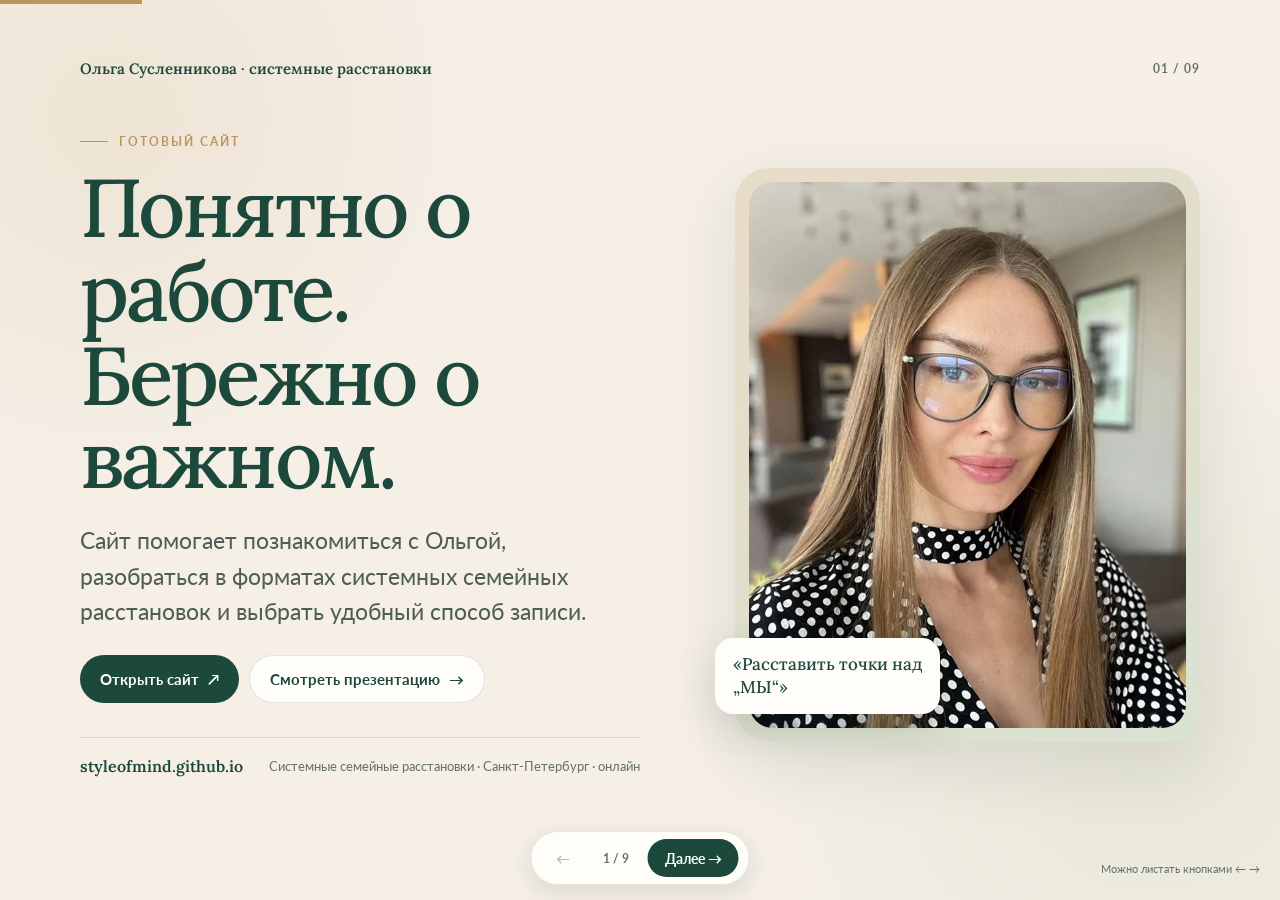
<file: presentation.html>
<!doctype html>
<html lang="ru">
<head>
<meta charset="utf-8">
<meta name="viewport" content="width=device-width,initial-scale=1">
<link rel="icon" type="image/svg+xml" href="./favicon.svg">
<meta name="theme-color" content="#f5efe6">
<meta name="robots" content="noindex,follow">
<title>Презентация готового сайта | Ольга Сусленникова</title>
<meta name="description" content="Презентация сайта Ольги Сусленниковой: системные семейные расстановки, форматы работы, цены, отзывы и запись.">
<link rel="preconnect" href="https://fonts.googleapis.com">
<link rel="preconnect" href="https://fonts.gstatic.com" crossorigin>
<link href="https://fonts.googleapis.com/css2?family=Lora:wght@400;500;600;700&family=Lato:wght@400;700&display=swap" rel="stylesheet">
<style>
:root{
  --sand:#f5efe6;--sand-deep:#eadfce;--paper:#fffdf9;--forest:#1d493d;
  --forest-dark:#17382f;--green:#6d9861;--gold:#bb955c;--ink:#29332e;
  --muted:#66716a;--line:rgba(29,73,61,.13);--shadow:0 22px 70px rgba(31,54,43,.11);
}
*{box-sizing:border-box}
html,body{margin:0;width:100%;height:100%;background:var(--sand);color:var(--ink)}
body{font-family:'Lato',Arial,sans-serif;overflow:hidden;-webkit-font-smoothing:antialiased}
button,a{font:inherit}
a{color:inherit}
button:focus-visible,a:focus-visible{outline:3px solid var(--gold);outline-offset:4px}
.deck{position:relative;width:100%;height:100vh;height:100svh;overflow:hidden;background:
  radial-gradient(circle at 9% 13%,rgba(187,149,92,.12),transparent 27%),
  radial-gradient(circle at 90% 82%,rgba(109,152,97,.10),transparent 29%),var(--sand)}
.slide{position:absolute;inset:0;display:flex;align-items:center;justify-content:center;
  overflow-y:auto;overscroll-behavior:contain;padding:clamp(22px,4vw,58px) 24px 96px;
  opacity:0;visibility:hidden;pointer-events:none;transform:translateY(16px) scale(.995);
  transition:opacity .38s ease,transform .38s ease,visibility .38s}
.slide.active{opacity:1;visibility:visible;pointer-events:auto;transform:none;z-index:2}
.inner{width:min(1120px,100%);margin:auto}
.eyebrow{display:flex;align-items:center;gap:11px;margin:0 0 17px;color:var(--gold);
  font-size:12px;font-weight:700;letter-spacing:.17em;text-transform:uppercase}
.eyebrow:before{content:"";width:28px;height:1px;background:var(--gold)}
h1,h2,h3{font-family:'Lora',Georgia,serif;color:var(--forest);font-weight:500;letter-spacing:-.035em}
h1{font-size:clamp(42px,6.6vw,82px);line-height:1.02;margin:0 0 22px}
h2{font-size:clamp(34px,4.5vw,58px);line-height:1.08;margin:0 0 18px}
h3{font-size:clamp(19px,2vw,24px);line-height:1.2;margin:0 0 9px}
p{font-size:clamp(16px,1.45vw,19px);line-height:1.62;color:var(--muted);margin:0 0 14px}
p:last-child{margin-bottom:0}
.lead{font-size:clamp(18px,1.9vw,23px);line-height:1.55;color:#4e5d55;max-width:650px}
.small{font-size:14px;line-height:1.5}
.muted{color:var(--muted)}
.pill{display:inline-flex;align-items:center;gap:8px;border:1px solid var(--line);border-radius:999px;
  padding:9px 13px;background:rgba(255,255,255,.52);font-size:13px;color:var(--forest);font-weight:700}
.btn{display:inline-flex;align-items:center;justify-content:center;gap:9px;min-height:48px;padding:13px 20px;
  border-radius:999px;text-decoration:none;font-size:15px;font-weight:700;transition:transform .2s,box-shadow .2s,background .2s}
.btn:hover{transform:translateY(-2px);box-shadow:0 10px 24px rgba(29,73,61,.15)}
.btn-primary{background:var(--forest);color:white}
.btn-secondary{background:var(--paper);color:var(--forest);border:1px solid var(--line)}
.btn-light{background:rgba(255,255,255,.13);color:white;border:1px solid rgba(255,255,255,.28)}
.actions{display:flex;flex-wrap:wrap;gap:10px;margin-top:25px}
.topline{display:flex;align-items:center;justify-content:space-between;gap:15px;margin-bottom:clamp(22px,4vh,38px)}
.brand{font:600 15px 'Lora',Georgia,serif;color:var(--forest)}
.count{font-size:12px;letter-spacing:.08em;color:var(--muted);font-weight:700}
.panel{background:rgba(255,253,249,.86);border:1px solid var(--line);border-radius:26px;box-shadow:var(--shadow)}
.pad{padding:clamp(22px,3.5vw,38px)}
.grid{display:grid;gap:18px}
.two{grid-template-columns:1fr 1fr}
.three{grid-template-columns:repeat(3,minmax(0,1fr))}
.four{grid-template-columns:repeat(4,minmax(0,1fr))}
.hero-grid{display:grid;grid-template-columns:1.06fr .94fr;gap:clamp(26px,5vw,70px);align-items:center}
.hero-copy{padding:clamp(6px,2vw,20px) 0}
.portrait-wrap{position:relative;padding:14px;background:linear-gradient(145deg,#e8dcc8,#d9e2d1);border-radius:34px;box-shadow:var(--shadow);max-width:465px;margin-left:auto}
.portrait{display:block;width:100%;aspect-ratio:4/5;object-fit:cover;object-position:center 25%;border-radius:24px}
.photo-note{position:absolute;left:-20px;bottom:28px;max-width:225px;padding:15px 18px;border-radius:18px;background:var(--paper);
  box-shadow:0 14px 40px rgba(31,54,43,.16);font:500 17px/1.35 'Lora',Georgia,serif;color:var(--forest)}
.hero-bottom{display:flex;align-items:center;justify-content:space-between;gap:14px;margin-top:34px;padding-top:18px;border-top:1px solid var(--line)}
.hero-bottom span{font-size:13px;color:var(--muted)}
.hero-bottom strong{font-family:'Lora',Georgia,serif;color:var(--forest);font-weight:600}
.story-grid{display:grid;grid-template-columns:1fr 1fr;gap:18px;align-items:stretch}
.story-card{padding:clamp(20px,3vw,32px);border-radius:24px;background:var(--paper);border:1px solid var(--line);box-shadow:var(--shadow)}
.story-card.accent{background:var(--forest);border-color:transparent;color:white}
.story-card.accent h3,.story-card.accent p{color:white}
.check-list{list-style:none;margin:18px 0 0;padding:0;display:grid;gap:13px}
.check-list li{display:flex;gap:11px;align-items:flex-start;color:var(--ink);font-size:16px;line-height:1.45}
.check{flex:0 0 24px;width:24px;height:24px;border-radius:50%;display:grid;place-items:center;background:#e7eee2;color:var(--forest);font-weight:700;font-size:13px}
.tiles{display:grid;grid-template-columns:repeat(3,minmax(0,1fr));gap:14px;margin-top:26px}
.tile{padding:20px;border-radius:19px;background:rgba(255,253,249,.8);border:1px solid var(--line);min-height:134px}
.tile-number{display:block;font:500 24px 'Lora',Georgia,serif;color:var(--gold);margin-bottom:12px}
.tile p{font-size:15px;line-height:1.48;margin:0}
.image-row{display:grid;grid-template-columns:1.25fr .85fr .85fr;gap:13px;margin-top:24px}
.image-card{position:relative;overflow:hidden;border-radius:22px;min-height:190px;background:var(--sand-deep);box-shadow:var(--shadow)}
.image-card img{display:block;width:100%;height:100%;min-height:190px;object-fit:cover}
.image-card:first-child img{object-position:center}
.image-caption{position:absolute;left:12px;right:12px;bottom:12px;padding:10px 13px;border-radius:13px;background:rgba(255,253,249,.93);
  color:var(--forest);font-size:13px;font-weight:700}
.step-grid{display:grid;grid-template-columns:repeat(4,minmax(0,1fr));gap:14px;margin-top:28px}
.step{position:relative;min-height:190px;padding:22px 18px;border:1px solid var(--line);border-radius:22px;background:rgba(255,253,249,.8)}
.step-number{display:grid;place-items:center;width:39px;height:39px;margin-bottom:20px;border-radius:50%;background:var(--forest);color:white;font:600 14px 'Lora',Georgia,serif}
.step h3{font-size:19px}
.step p{font-size:14px;line-height:1.5}
.price-card{display:flex;flex-direction:column;min-height:295px;padding:25px;background:var(--paper);border:1px solid var(--line);border-radius:24px;box-shadow:var(--shadow)}
.price-card.featured{background:var(--forest);color:white;border-color:transparent;transform:translateY(-7px)}
.price-card.featured h3,.price-card.featured p,.price-card.featured .duration{color:white}
.price-card h3{min-height:58px}
.price{margin:17px 0 7px;font:600 38px 'Lora',Georgia,serif;color:var(--forest);letter-spacing:-.04em}
.price-card.featured .price{color:white}
.duration{font-size:14px;color:var(--muted);margin-bottom:20px}
.price-card .btn{margin-top:auto;align-self:flex-start}
.was{font-size:13px;color:var(--muted);text-decoration:line-through;margin-left:7px;font-family:'Lato',Arial,sans-serif}
.price-card.featured .was{color:rgba(255,255,255,.7)}
.feature-list{display:grid;grid-template-columns:repeat(3,minmax(0,1fr));gap:14px;margin-top:22px}
.feature-item{padding:19px;border-radius:20px;background:rgba(255,253,249,.77);border:1px solid var(--line)}
.feature-item b{display:block;color:var(--forest);font:600 19px 'Lora',Georgia,serif;margin-bottom:7px}
.feature-item p{font-size:14px;line-height:1.5}
.profile{display:grid;grid-template-columns:240px 1fr;gap:30px;align-items:center;padding:24px}
.profile img{width:100%;aspect-ratio:1/1;object-fit:cover;border-radius:20px}
.credential{display:grid;grid-template-columns:repeat(3,minmax(0,1fr));gap:12px;margin-top:18px}
.credential div{padding:17px;border-radius:17px;background:var(--sand);color:var(--forest);font-size:14px;line-height:1.45}
.credential strong{display:block;font:600 19px 'Lora',Georgia,serif;margin-bottom:5px}
.quote-card{padding:27px;border-radius:23px;background:var(--paper);border:1px solid var(--line);box-shadow:var(--shadow)}
.quote-mark{font:500 42px Georgia,serif;color:var(--gold);line-height:.8;margin-bottom:12px}
.quote-card p{font:500 19px/1.5 'Lora',Georgia,serif;color:var(--forest)}
.quote-card span{display:block;margin-top:17px;color:var(--muted);font-size:13px;font-weight:700}
.contact-grid{display:grid;grid-template-columns:1fr 1fr;gap:16px;margin-top:26px}
.contact-card{display:flex;flex-direction:column;gap:12px;padding:25px;border-radius:23px;background:rgba(255,253,249,.82);border:1px solid var(--line)}
.contact-card h3{margin:0}
.contact-card p{font-size:15px;line-height:1.5}
.dark-slide{background:var(--forest-dark);color:white}
.dark-slide .brand,.dark-slide h1,.dark-slide h2,.dark-slide h3,.dark-slide .count{color:white}
.dark-slide p{color:rgba(255,255,255,.76)}
.dark-slide .eyebrow{color:#e1bf82}
.dark-slide .panel{background:rgba(255,255,255,.07);border-color:rgba(255,255,255,.16);box-shadow:none}
.final-layout{display:grid;grid-template-columns:1.1fr .9fr;gap:38px;align-items:center}
.final-note{padding:27px;border-radius:24px;background:rgba(255,255,255,.08);border:1px solid rgba(255,255,255,.16)}
.final-note strong{display:block;font:600 23px 'Lora',Georgia,serif;margin-bottom:10px}
.progress{position:fixed;top:0;left:0;width:0;height:4px;background:var(--gold);z-index:30;transition:width .25s}
.nav{position:fixed;left:50%;bottom:15px;transform:translateX(-50%);z-index:25;display:flex;align-items:center;gap:8px;
  padding:7px 10px;border-radius:999px;background:rgba(255,253,249,.96);border:1px solid var(--line);box-shadow:0 7px 25px rgba(31,54,43,.13)}
.nav button{min-width:42px;height:38px;padding:0 12px;border:0;border-radius:999px;background:transparent;color:var(--forest);font-size:14px;font-weight:700;cursor:pointer}
.nav button:hover:not(:disabled){background:var(--sand)}
.nav button:disabled{opacity:.35;cursor:default}
.nav .next{background:var(--forest);color:white;padding:0 17px}
.nav .next:hover:not(:disabled){background:var(--forest-dark)}
.nav-count{min-width:48px;text-align:center;font-size:12px;color:var(--muted);font-weight:700;font-variant-numeric:tabular-nums}
.help{position:fixed;right:20px;bottom:25px;z-index:20;color:var(--muted);font-size:11px}
@media(max-width:900px){
  .four,.step-grid{grid-template-columns:repeat(2,minmax(0,1fr))}
  .price-card{min-height:280px}
  .price-card.featured{transform:none}
  .hero-grid{gap:25px}
}
@media(max-width:640px){
  body{overflow:hidden}
  .slide{align-items:flex-start;padding:25px 16px 92px}
  .inner{margin:auto 0}
  .topline{margin-bottom:22px}
  .brand{font-size:13px}
  .eyebrow{font-size:10px;letter-spacing:.14em;margin-bottom:13px}
  h1{font-size:clamp(39px,12vw,57px)}
  h2{font-size:clamp(31px,9.5vw,43px)}
  .lead{font-size:17px}
  .hero-grid,.story-grid,.two,.three,.final-layout,.profile,.contact-grid{grid-template-columns:1fr}
  .hero-grid{gap:20px}
  .portrait-wrap{max-width:280px;margin:0 auto 8px}
  .portrait{aspect-ratio:5/4;object-position:center 30%}
  .photo-note{left:-8px;bottom:13px;max-width:185px;font-size:14px;padding:11px 13px}
  .hero-bottom{margin-top:20px;align-items:flex-start;flex-direction:column}
  .tiles,.feature-list,.credential{grid-template-columns:1fr 1fr;gap:10px}
  .tile{min-height:0;padding:16px}
  .tile-number{margin-bottom:7px}
  .image-row{grid-template-columns:1fr 1fr}
  .image-card:first-child{grid-column:1/-1}
  .image-card,.image-card img{min-height:145px}
  .step-grid{grid-template-columns:1fr 1fr;gap:10px}
  .step{min-height:0;padding:16px}
  .step-number{margin-bottom:12px}
  .step h3{font-size:17px}
  .step p{font-size:13px}
  .price-card{min-height:0;padding:21px}
  .price-card h3{min-height:0}
  .price{font-size:33px;margin-top:13px}
  .profile{padding:18px}
  .profile img{max-width:190px;margin:0 auto}
  .quote-card p{font-size:17px}
  .help{display:none}
  .nav{bottom:10px;gap:3px;padding:6px}
  .nav button{min-width:38px;height:36px;padding:0 10px}
  .nav .next{padding:0 14px}
}
@media(prefers-reduced-motion:reduce){
  *,*::before,*::after{scroll-behavior:auto!important;transition:none!important;animation:none!important}
}
</style>
</head>
<body>
<div class="deck" aria-label="Презентация сайта Ольги Сусленниковой">
  <div class="progress" id="progress" aria-hidden="true"></div>

  <section class="slide active" aria-hidden="false">
    <div class="inner">
      <div class="topline"><div class="brand">Ольга Сусленникова · системные расстановки</div><div class="count">01 / 09</div></div>
      <div class="hero-grid">
        <div class="hero-copy">
          <div class="eyebrow">Готовый сайт</div>
          <h1>Понятно о работе.<br>Бережно о важном.</h1>
          <p class="lead">Сайт помогает познакомиться с Ольгой, разобраться в форматах системных семейных расстановок и выбрать удобный способ записи.</p>
          <div class="actions">
            <a class="btn btn-primary" href="index.html">Открыть сайт <span aria-hidden="true">↗</span></a>
            <button class="btn btn-secondary" type="button" data-go="1">Смотреть презентацию <span aria-hidden="true">→</span></button>
          </div>
          <div class="hero-bottom"><strong>styleofmind.github.io</strong><span>Системные семейные расстановки · Санкт-Петербург · онлайн</span></div>
        </div>
        <div class="portrait-wrap">
          <img class="portrait" src="assets/social/olga-suslennikova-systemic-constellations-spb.webp" alt="Ольга Сусленникова">
          <div class="photo-note">«Расставить точки над „МЫ“»</div>
        </div>
      </div>
    </div>
  </section>

  <section class="slide" aria-hidden="true">
    <div class="inner">
      <div class="topline"><div class="brand">Главная идея</div><div class="count">02 / 09</div></div>
      <div class="grid two" style="align-items:center">
        <div>
          <div class="eyebrow">Сайт для первого знакомства</div>
          <h2>Сразу видно,<br>куда вы попали</h2>
          <p class="lead">На первом экране посетитель видит тему сайта, знакомится с Ольгой и понимает, какой следующий шаг доступен.</p>
          <ul class="check-list">
            <li><span class="check">✓</span><span>Коротко обозначена тема — системные семейные расстановки.</span></li>
            <li><span class="check">✓</span><span>Есть личное представление и видео о практике.</span></li>
            <li><span class="check">✓</span><span>Кнопка записи заметна уже в начале страницы.</span></li>
          </ul>
        </div>
        <div class="panel pad" style="background:linear-gradient(145deg,#fffdf9,#efe5d6)">
          <div class="pill">Ольга Сусленникова</div>
          <h2 style="font-size:clamp(31px,4vw,49px);margin:25px 0 12px">Расставить<br>точки над «МЫ»</h2>
          <p style="font-size:17px;color:#4f6157">Решение проблем в отношениях методом системных семейных расстановок</p>
          <div class="actions"><span class="btn btn-primary">Записаться на расстановку <span aria-hidden="true">→</span></span></div>
          <p class="small" style="margin-top:18px">Фрагмент главного сообщения сайта</p>
        </div>
      </div>
    </div>
  </section>

  <section class="slide" aria-hidden="true">
    <div class="inner">
      <div class="topline"><div class="brand">Запросы посетителей</div><div class="count">03 / 09</div></div>
      <div class="eyebrow">Человек узнаёт свою ситуацию</div>
      <h2>Когда отношения<br>становятся непростыми</h2>
      <p class="lead">На странице собраны примеры тем, с которыми можно прийти на знакомство и обсудить подходящий формат.</p>
      <div class="tiles">
        <div class="tile"><span class="tile-number">01</span><h3>Пара и семья</h3><p>Конфликты, кризисы, сложности в отношениях и желание наладить контакт.</p></div>
        <div class="tile"><span class="tile-number">02</span><h3>Расставание</h3><p>Развод, незавершённые отношения, переживание обид и перемен.</p></div>
        <div class="tile"><span class="tile-number">03</span><h3>Семейные связи</h3><p>Отношения с родителями, родственниками и детьми.</p></div>
        <div class="tile"><span class="tile-number">04</span><h3>Повторяющиеся сценарии</h3><p>Ощущение, что похожие трудности снова возникают в жизни.</p></div>
        <div class="tile"><span class="tile-number">05</span><h3>Чувства и границы</h3><p>Ревность, страх, зависимые отношения и сложности с личными границами.</p></div>
        <div class="tile"><span class="tile-number">06</span><h3>Рабочие отношения</h3><p>Конфликты с коллегами, руководителями или клиентами.</p></div>
      </div>
      <p class="small muted" style="margin-top:18px">Это примеры тем для обсуждения, а не обещание результата. Запросы о здоровье, беременности, бесплодии и зависимостях не означают диагностику или лечение этих состояний; при необходимости нужна помощь профильного специалиста.</p>
    </div>
  </section>

  <section class="slide" aria-hidden="true">
    <div class="inner">
      <div class="topline"><div class="brand">Знакомство и подход</div><div class="count">04 / 09</div></div>
      <div class="eyebrow">Личное представление</div>
      <h2>Человек за практикой</h2>
      <div class="panel profile">
        <img src="assets/social/olga-suslennikova-systemic-constellations-spb.webp" alt="Портрет Ольги Сусленниковой">
        <div>
          <p class="lead">Ольга Сусленникова — ведущая системных семейных расстановок.</p>
          <p>На сайте приведены сведения об опыте участия в расстановках в качестве заместителя, двухлетней программе обучения в институте травматерапии «Исток» и продолжающемся обучении. Это биографическая информация, представленная со слов Ольги; содержание и статус документов следует оценивать по самим документам.</p>
          <div class="credential">
            <div><strong>15 лет</strong>заявленный опыт участия в расстановках в качестве заместителя</div>
            <div><strong>2 года</strong>программа обучения в институте «Исток»</div>
            <div><strong>7–10 человек</strong>камерные группы, указанные на сайте</div>
          </div>
        </div>
      </div>
      <div class="image-row">
        <div class="image-card"><img src="assets/rasstanovki/systemic-constellations-offline-01.webp" alt="Пример очной расстановки"><div class="image-caption">Очный формат</div></div>
        <div class="image-card"><img src="assets/rasstanovki/systemic-constellations-online-02.webp" alt="Пример онлайн-расстановки"><div class="image-caption">Онлайн</div></div>
        <div class="image-card"><img src="assets/rasstanovki/systemic-constellations-figures-01.webp" alt="Фигурки для индивидуальной работы"><div class="image-caption">Работа на фигурках</div></div>
      </div>
    </div>
  </section>

  <section class="slide" aria-hidden="true">
    <div class="inner">
      <div class="topline"><div class="brand">Первый шаг</div><div class="count">05 / 09</div></div>
      <div class="eyebrow">Диагностическая сессия</div>
      <h2>Начать можно<br>с разговора</h2>
      <p class="lead">Для первого знакомства предусмотрена вводная встреча, названная на сайте диагностической сессией. На ней можно обсудить запрос, познакомиться с форматом и задать вопросы; это не медицинская диагностика и не обязательство записываться на расстановку.</p>
      <div class="step-grid">
        <div class="step"><div class="step-number">1</div><h3>Знакомство</h3><p>Спокойно познакомиться с Ольгой и форматом работы.</p></div>
        <div class="step"><div class="step-number">2</div><h3>Разобрать запрос</h3><p>Обсудить ситуацию, с которой человек пришёл.</p></div>
        <div class="step"><div class="step-number">3</div><h3>Составить генограмму</h3><p>Наметить схему семейных связей и важных событий.</p></div>
        <div class="step"><div class="step-number">4</div><h3>Задать вопросы</h3><p>Уточнить детали и обсудить дальнейшие варианты.</p></div>
      </div>
      <div class="panel pad" style="display:flex;align-items:center;justify-content:space-between;gap:20px;margin-top:22px">
        <div><div class="eyebrow">Онлайн в Zoom</div><div class="price" style="font-size:34px;margin:0">30–40 минут</div><p class="small" style="margin-top:5px">1 200 ₽ — цена, указанная на сайте; актуальную стоимость и доступность проверьте в DIKIDI.</p></div>
        <a class="btn btn-primary" href="https://dikidi.ru/#widget=218868" target="_blank" rel="noopener noreferrer">Записаться <span aria-hidden="true">↗</span></a>
      </div>
    </div>
  </section>

  <section class="slide" aria-hidden="true">
    <div class="inner">
      <div class="topline"><div class="brand">Форматы и стоимость</div><div class="count">06 / 09</div></div>
      <div class="eyebrow">Варианты работы</div>
      <h2>Можно выбрать удобный формат</h2>
      <p class="lead">На сайте собраны основные варианты, продолжительность и стоимость каждой услуги.</p>
      <div class="grid three" style="margin-top:26px">
        <article class="price-card">
          <div class="pill">Индивидуально</div>
          <h3 style="margin-top:18px">На фигурках онлайн в Zoom</h3>
          <p class="price">5 000 ₽</p>
          <p class="duration">1–1,5 часа</p>
          <a class="btn btn-secondary" href="https://dikidi.ru/#widget=218868" target="_blank" rel="noopener noreferrer">Выбрать формат ↗</a>
        </article>
        <article class="price-card featured">
          <div class="pill" style="background:rgba(255,255,255,.12);border-color:rgba(255,255,255,.25);color:white">Группа онлайн</div>
          <h3 style="margin-top:18px">С заместителями в Zoom</h3>
          <p class="price">7 000 ₽</p>
          <p class="duration">1,5–2 часа</p>
          <a class="btn btn-light" href="https://dikidi.ru/#widget=218868" target="_blank" rel="noopener noreferrer">Выбрать формат ↗</a>
        </article>
        <article class="price-card">
          <div class="pill">Очно · Санкт-Петербург</div>
          <h3 style="margin-top:18px">Группа с заместителями</h3>
          <p class="price">12 000 ₽</p>
          <p class="duration">1,5–2 часа · запись минимум за неделю</p>
          <a class="btn btn-secondary" href="https://dikidi.ru/#widget=218868" target="_blank" rel="noopener noreferrer">Выбрать формат ↗</a>
        </article>
      </div>
      <p class="small muted" style="margin-top:16px">Цены перенесены с сайта и могут измениться. Перед записью проверьте актуальную стоимость, формат и доступность в DIKIDI.</p>
    </div>
  </section>

  <section class="slide" aria-hidden="true">
    <div class="inner">
      <div class="topline"><div class="brand">Всё важное на одной странице</div><div class="count">07 / 09</div></div>
      <div class="eyebrow">Информация для принятия решения</div>
      <h2>Ответы — до записи</h2>
      <p class="lead">Посетитель может последовательно познакомиться с практикой и найти основные сведения, не собирая их по разным источникам.</p>
      <div class="feature-list">
        <div class="feature-item"><b>Как проходит</b><p>Объяснение этапов групповой расстановки и роли заместителей.</p></div>
        <div class="feature-item"><b>Отзывы</b><p>Опубликованы личные истории и впечатления авторов; они не подтверждают типичный эффект и не гарантируют аналогичный результат.</p></div>
        <div class="feature-item"><b>Обучение</b><p>Есть фотографии дипломов и сертификатов в галерее.</p></div>
        <div class="feature-item"><b>Вопросы и ответы</b><p>Отдельный FAQ о формате, продолжительности, стоимости и первом шаге.</p></div>
        <div class="feature-item"><b>Блог и заметки</b><p>Раздел сайта ведёт к публикациям в Telegram.</p></div>
        <div class="feature-item"><b>Контакты</b><p>Доступны Telegram и переход к онлайн-записи.</p></div>
      </div>
      <p class="small muted">В расстановке могут возникать образы и реакции участников. Они отражают субъективный опыт упражнения и не являются доказательством фактов о семье клиента или объективно установленными причинами жизненных событий.</p>
      <div class="image-row" style="grid-template-columns:1fr 1fr;margin-top:20px">
        <div class="image-card"><img src="assets/certificates/certificate-1.webp" alt="Пример сертификата из галереи"><div class="image-caption">Документы в галерее</div></div>
        <div class="image-card"><img src="assets/rasstanovki/systemic-constellations-offline-02.webp" alt="Фрагмент фотографий практики"><div class="image-caption">Фотографии практики</div></div>
      </div>
    </div>
  </section>

  <section class="slide" aria-hidden="true">
    <div class="inner">
      <div class="topline"><div class="brand">Связь и запись</div><div class="count">08 / 09</div></div>
      <div class="eyebrow">Следующий шаг понятен</div>
      <h2>От знакомства<br>к записи</h2>
      <p class="lead">На сайте предусмотрены два отдельных пути: выбрать услугу и записаться через DIKIDI или задать вопрос напрямую.</p>
      <div class="contact-grid">
        <div class="contact-card">
          <div class="pill">Онлайн-запись</div>
          <h3>DIKIDI</h3>
          <p>Для выбора доступного формата и оформления записи используется виджет DIKIDI.</p>
          <div class="actions"><a class="btn btn-primary" href="https://dikidi.ru/#widget=218868" target="_blank" rel="noopener noreferrer">Перейти к записи ↗</a></div>
        </div>
        <div class="contact-card">
          <div class="pill">Личное общение</div>
          <h3>Telegram</h3>
          <p>Канал Ольги для публикаций и связи: можно перейти и написать личное сообщение.</p>
          <div class="actions"><a class="btn btn-secondary" href="https://t.me/olgastyleofmind" target="_blank" rel="noopener noreferrer">Открыть Telegram ↗</a></div>
        </div>
        <div class="contact-card" style="grid-column:1/-1">
          <div class="pill">Вопросы о записи</div>
          <h3>Чат в профиле DIKIDI</h3>
          <p>На странице профиля Ольги есть кнопка чата — дополнительный способ обсудить запись, её изменение или сопровождение.</p>
          <div class="actions"><a class="btn btn-secondary" href="https://dikidi.ru/2128366?p=0.pi" target="_blank" rel="noopener noreferrer">Открыть профиль DIKIDI ↗</a></div>
        </div>
      </div>
      <p class="small muted" style="margin-top:16px">Вопросы о персональных данных предлагается направлять в Telegram, как указано в политике конфиденциальности.</p>
    </div>
  </section>

  <section class="slide dark-slide" aria-hidden="true">
    <div class="inner">
      <div class="topline"><div class="brand">Итог</div><div class="count">09 / 09</div></div>
      <div class="final-layout">
        <div>
          <div class="eyebrow">Готовый продукт</div>
          <h1>Сайт, который знакомит и помогает сделать первый шаг</h1>
          <p class="lead">В одном месте собраны представление Ольги, описание подхода, темы запросов, форматы и цены, отзывы, ответы на вопросы и удобные способы связи.</p>
          <div class="actions">
            <a class="btn btn-light" href="index.html">Открыть готовый сайт ↗</a>
            <a class="btn btn-light" href="https://dikidi.ru/#widget=218868" target="_blank" rel="noopener noreferrer">Записаться ↗</a>
          </div>
        </div>
        <div class="final-note">
          <strong>Ольга Сусленникова</strong>
          <p>Системные семейные расстановки</p>
          <p>Индивидуально · в группе · онлайн · очно в Санкт-Петербурге</p>
          <div style="height:15px"></div>
          <a class="btn btn-light" href="https://t.me/olgastyleofmind" target="_blank" rel="noopener noreferrer">Telegram ↗</a>
        </div>
      </div>
    </div>
  </section>
</div>

<nav class="nav" aria-label="Навигация по презентации">
  <button id="prev" type="button" aria-label="Предыдущий слайд">←</button>
  <span class="nav-count" id="navCount" aria-live="polite">1 / 9</span>
  <button class="next" id="next" type="button" aria-label="Следующий слайд">Далее →</button>
</nav>
<div class="help" aria-hidden="true">Можно листать кнопками ← →</div>

<script>
(() => {
  const slides = Array.from(document.querySelectorAll('.slide'));
  const progress = document.getElementById('progress');
  const counter = document.getElementById('navCount');
  const previous = document.getElementById('prev');
  const next = document.getElementById('next');
  let index = 0;

  function showSlide(nextIndex) {
    index = Math.max(0, Math.min(slides.length - 1, nextIndex));
    slides.forEach((slide, i) => {
      const active = i === index;
      slide.classList.toggle('active', active);
      slide.setAttribute('aria-hidden', String(!active));
      if (active) slide.scrollTop = 0;
    });
    counter.textContent = (index + 1) + ' / ' + slides.length;
    progress.style.width = ((index + 1) / slides.length * 100) + '%';
    previous.disabled = index === 0;
    next.disabled = index === slides.length - 1;
    history.replaceState(null, '', '#' + (index + 1));
  }

  previous.addEventListener('click', () => showSlide(index - 1));
  next.addEventListener('click', () => showSlide(index + 1));
  document.querySelectorAll('[data-go]').forEach(button => {
    button.addEventListener('click', () => showSlide(Number(button.dataset.go)));
  });

  document.addEventListener('keydown', event => {
    if (event.altKey || event.ctrlKey || event.metaKey) return;
    if (['ArrowRight', 'ArrowDown', 'PageDown', ' '].includes(event.key)) {
      event.preventDefault();
      showSlide(index + 1);
    } else if (['ArrowLeft', 'ArrowUp', 'PageUp'].includes(event.key)) {
      event.preventDefault();
      showSlide(index - 1);
    } else if (event.key === 'Home') {
      event.preventDefault();
      showSlide(0);
    } else if (event.key === 'End') {
      event.preventDefault();
      showSlide(slides.length - 1);
    }
  });

  const initial = Number(location.hash.slice(1));
  showSlide(Number.isInteger(initial) && initial > 0 ? initial - 1 : 0);
})();
</script>
</body>
</html>
</file>
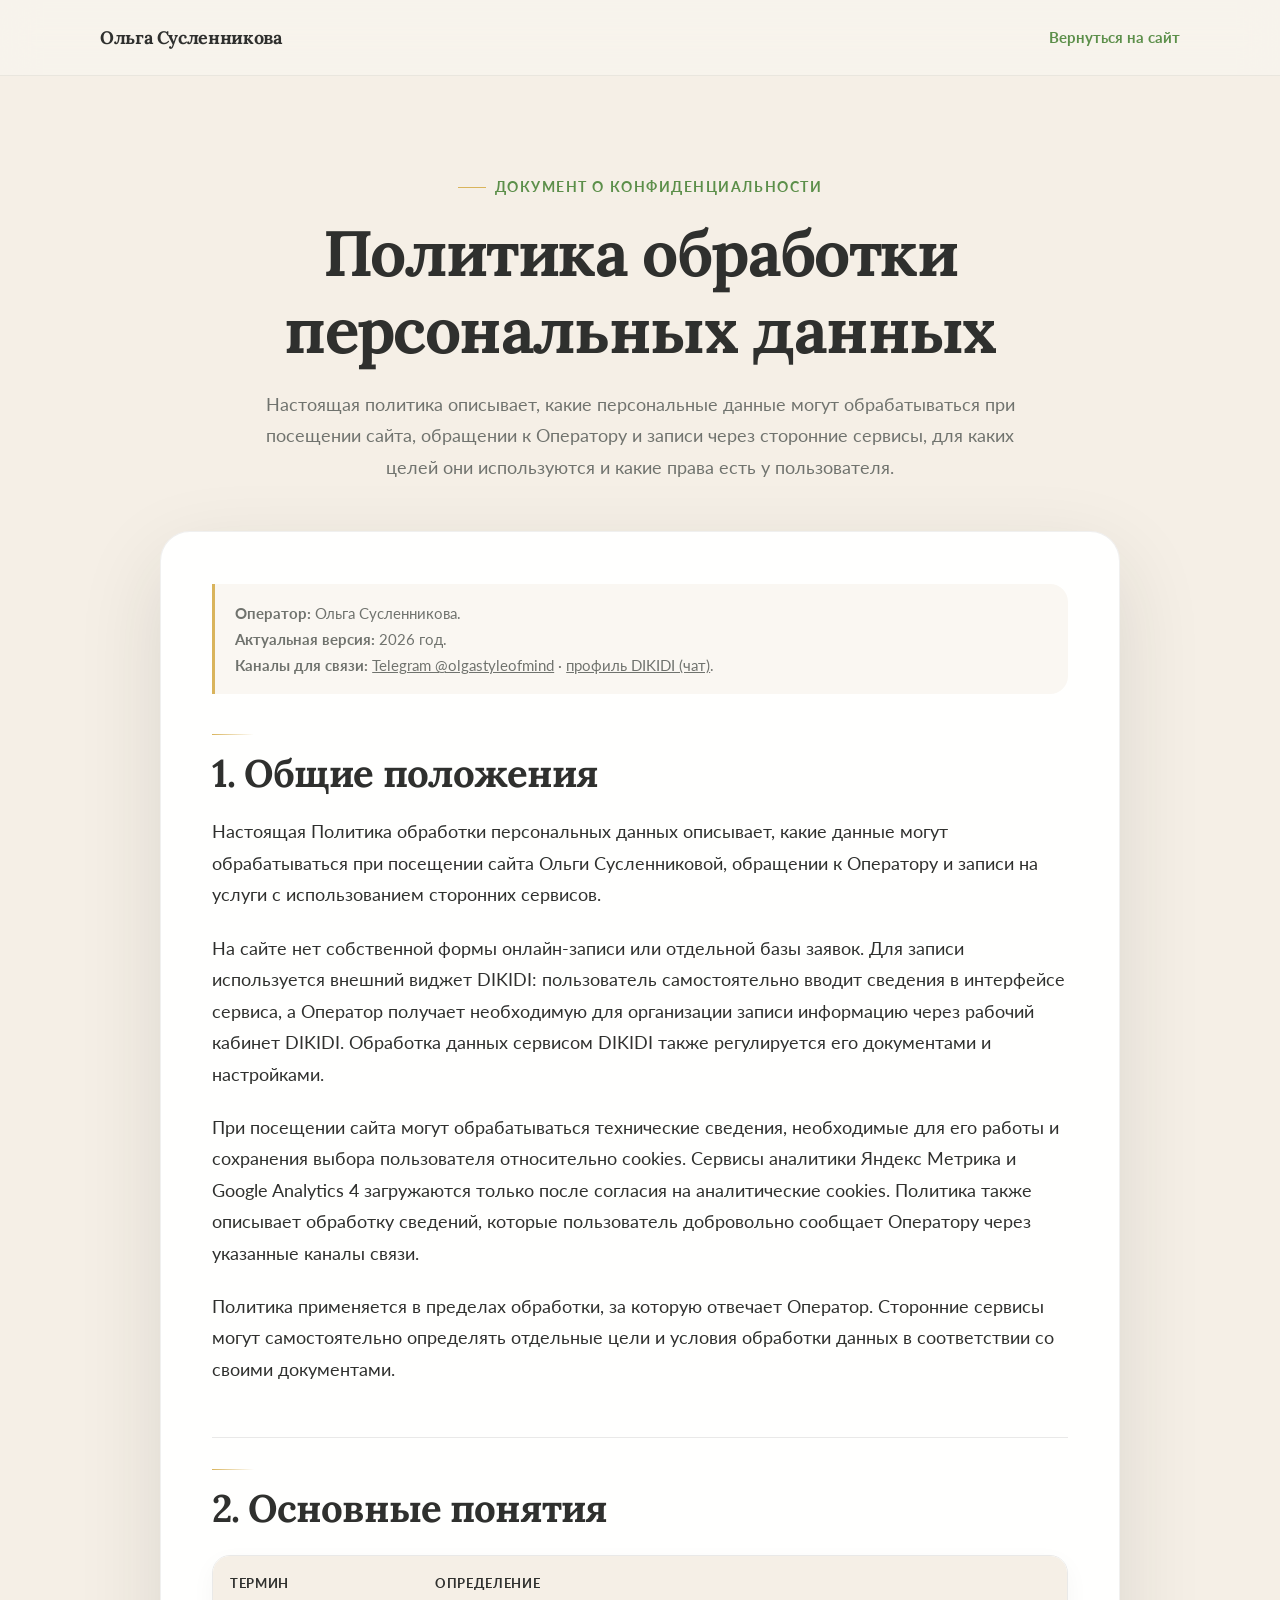
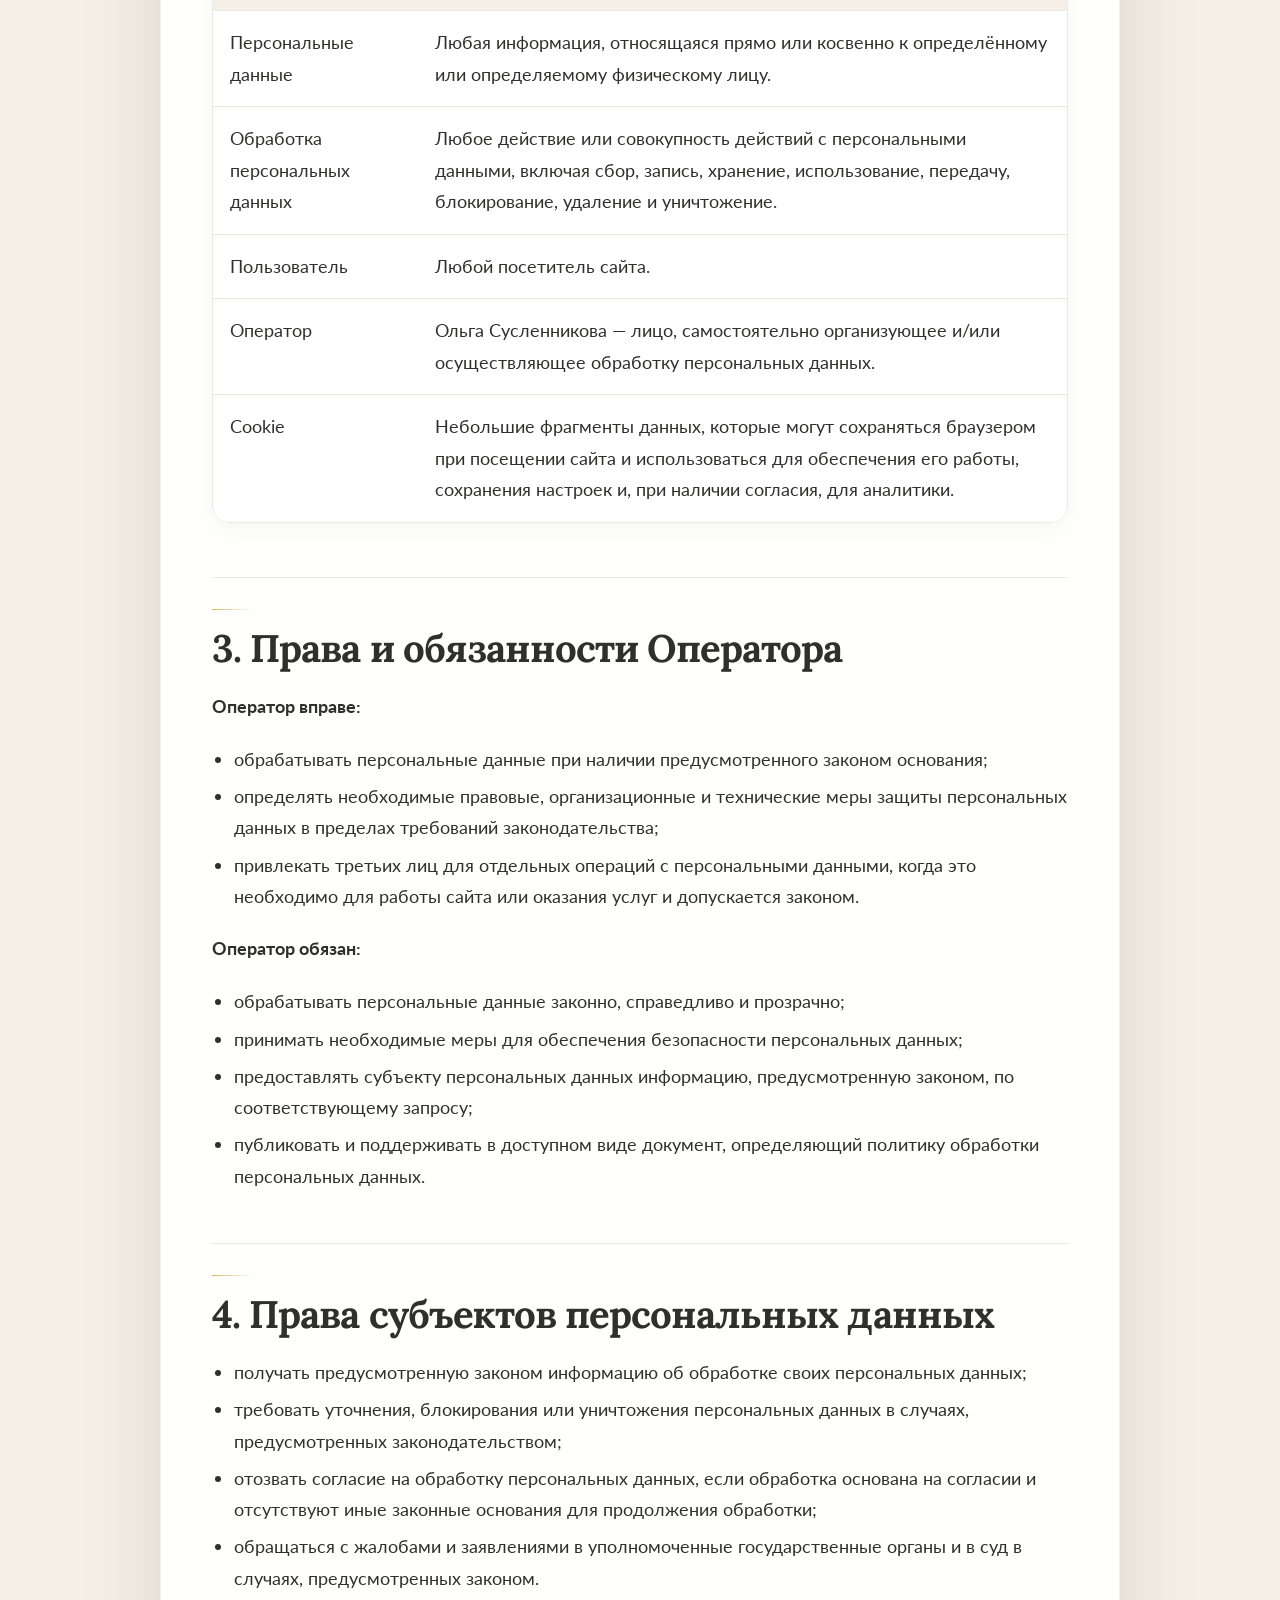
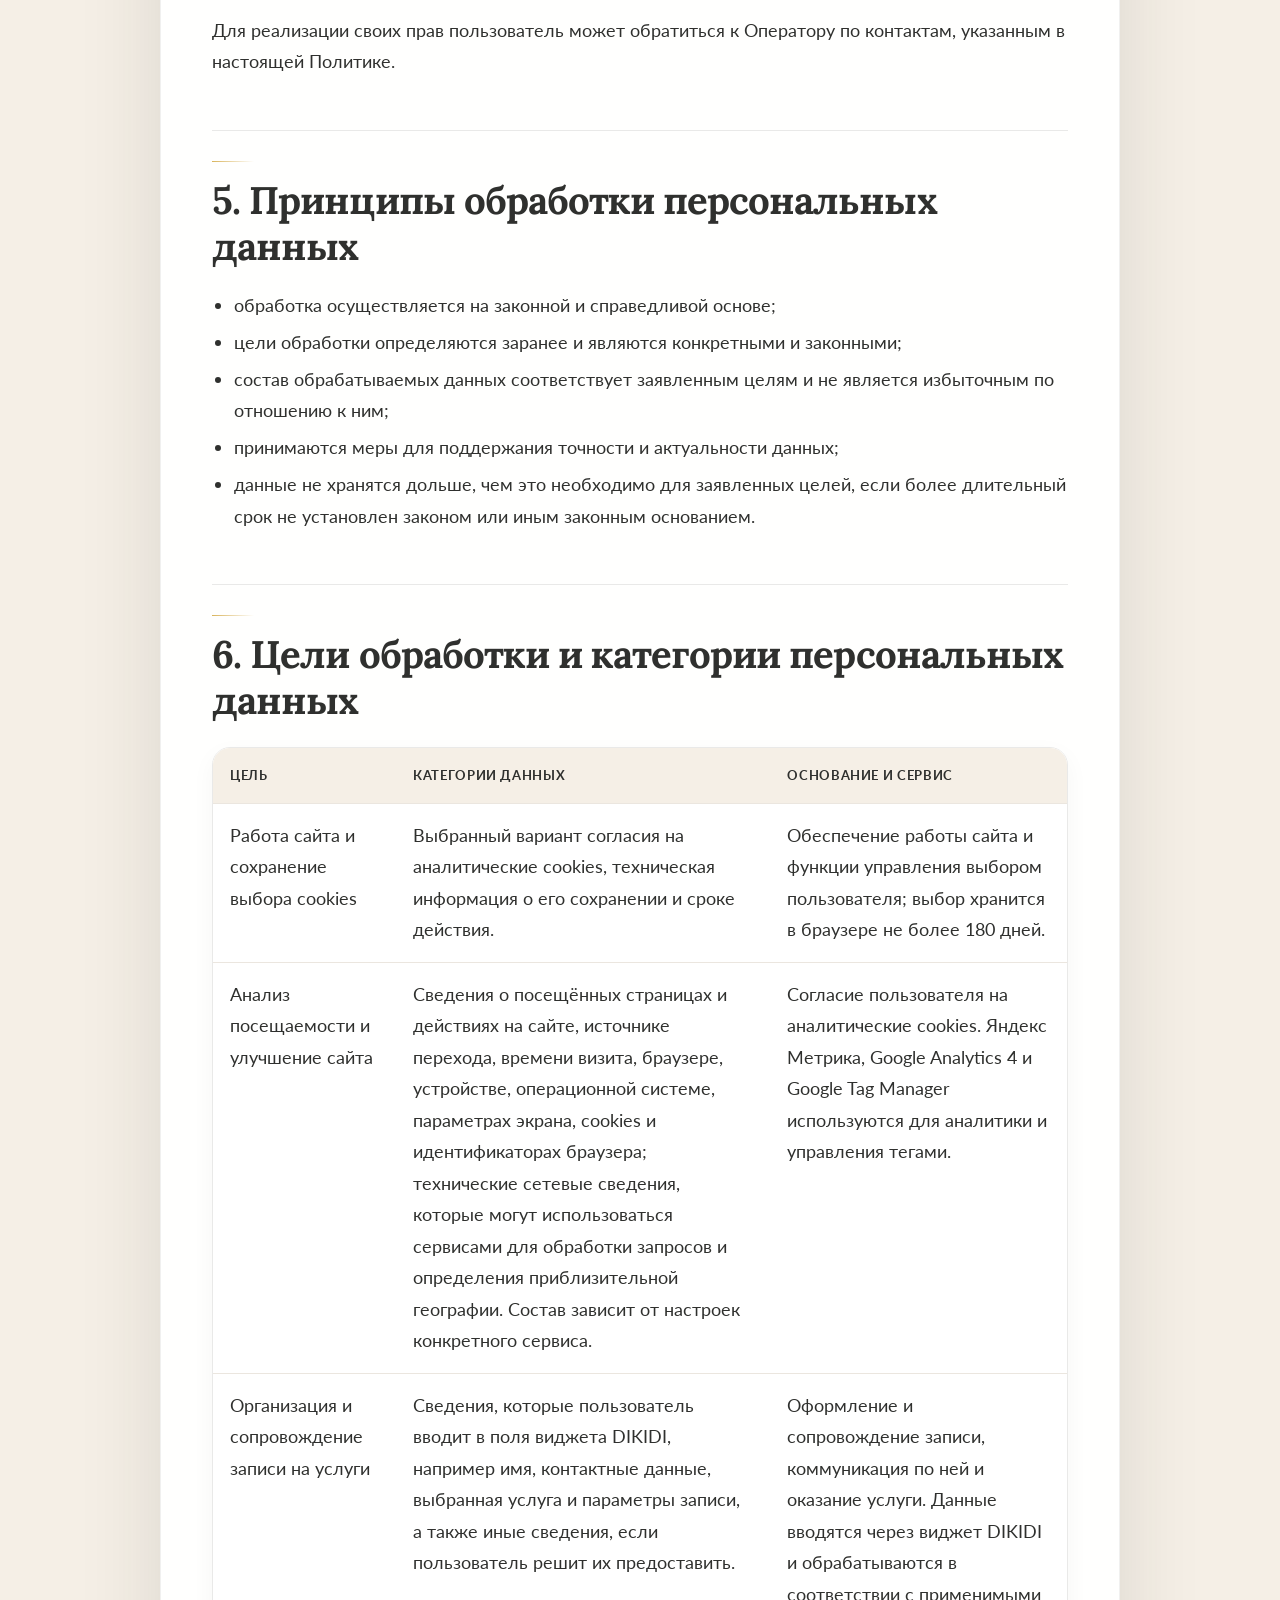
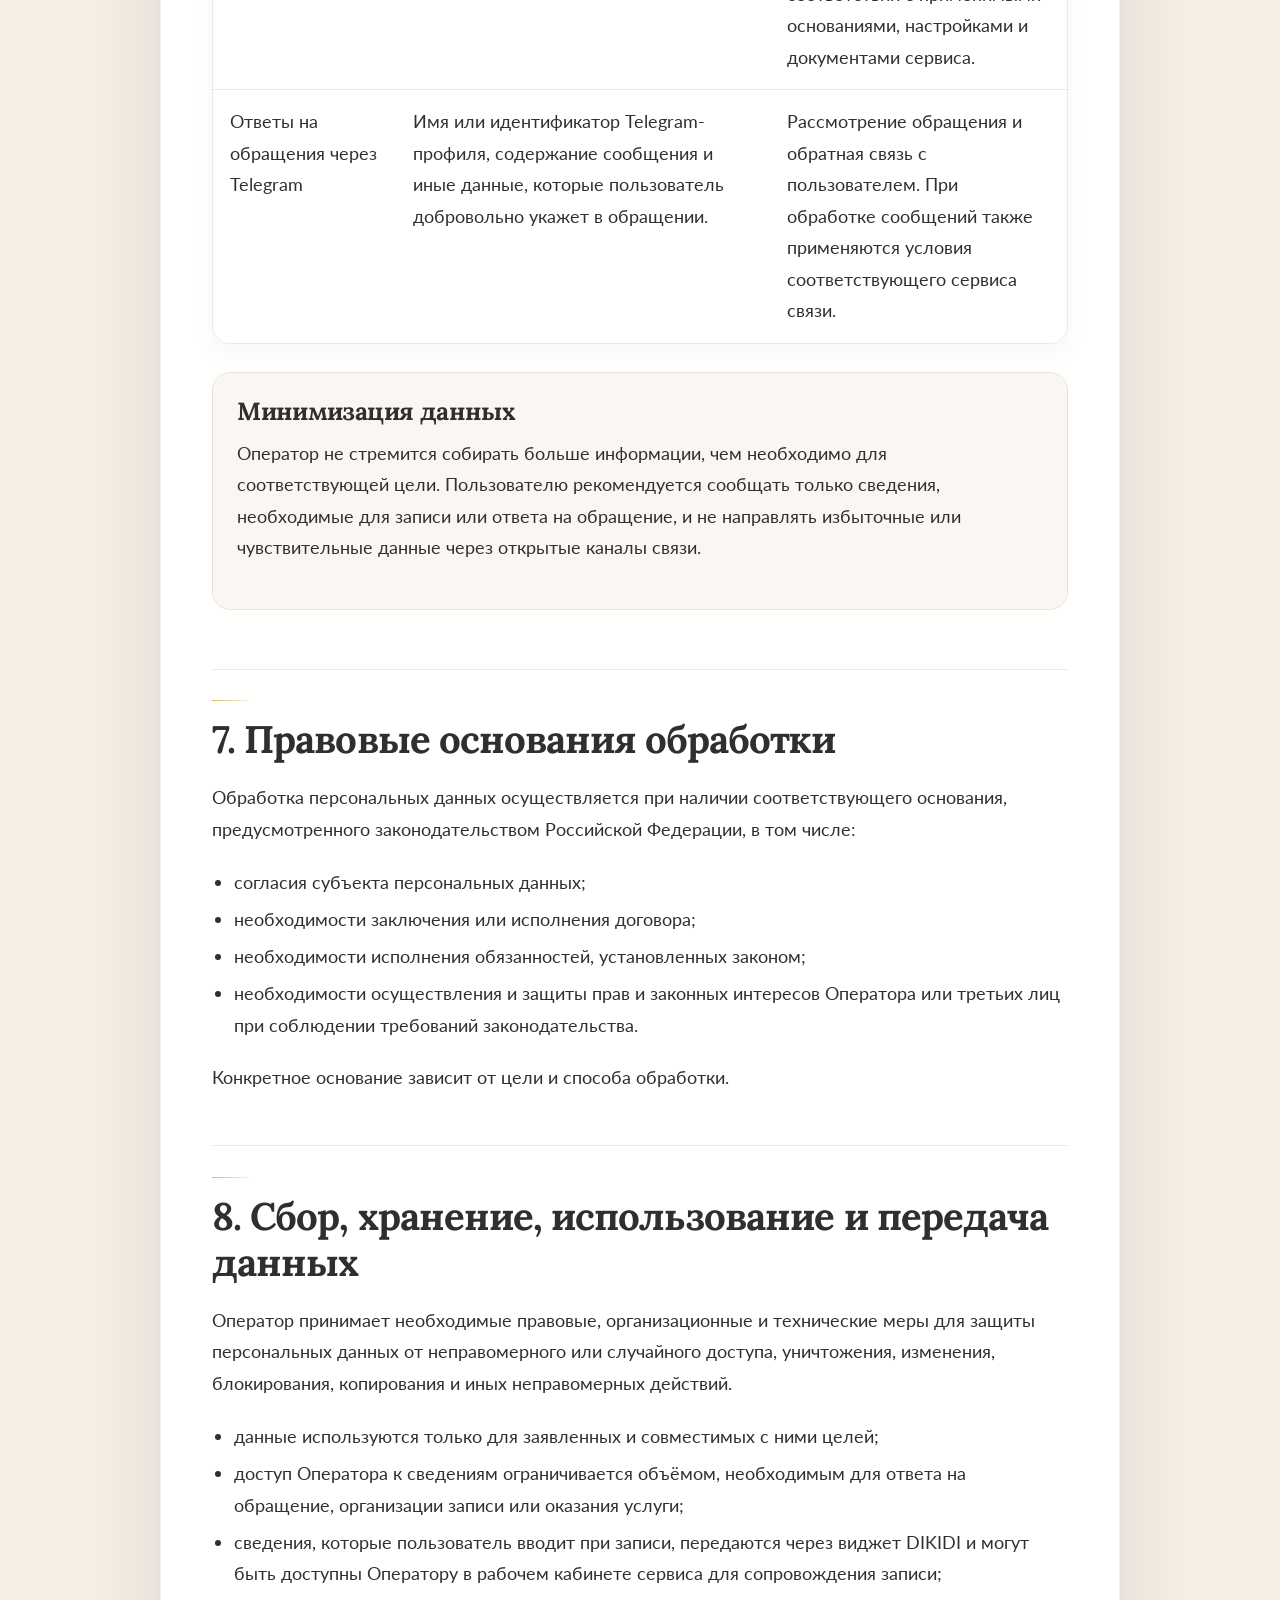
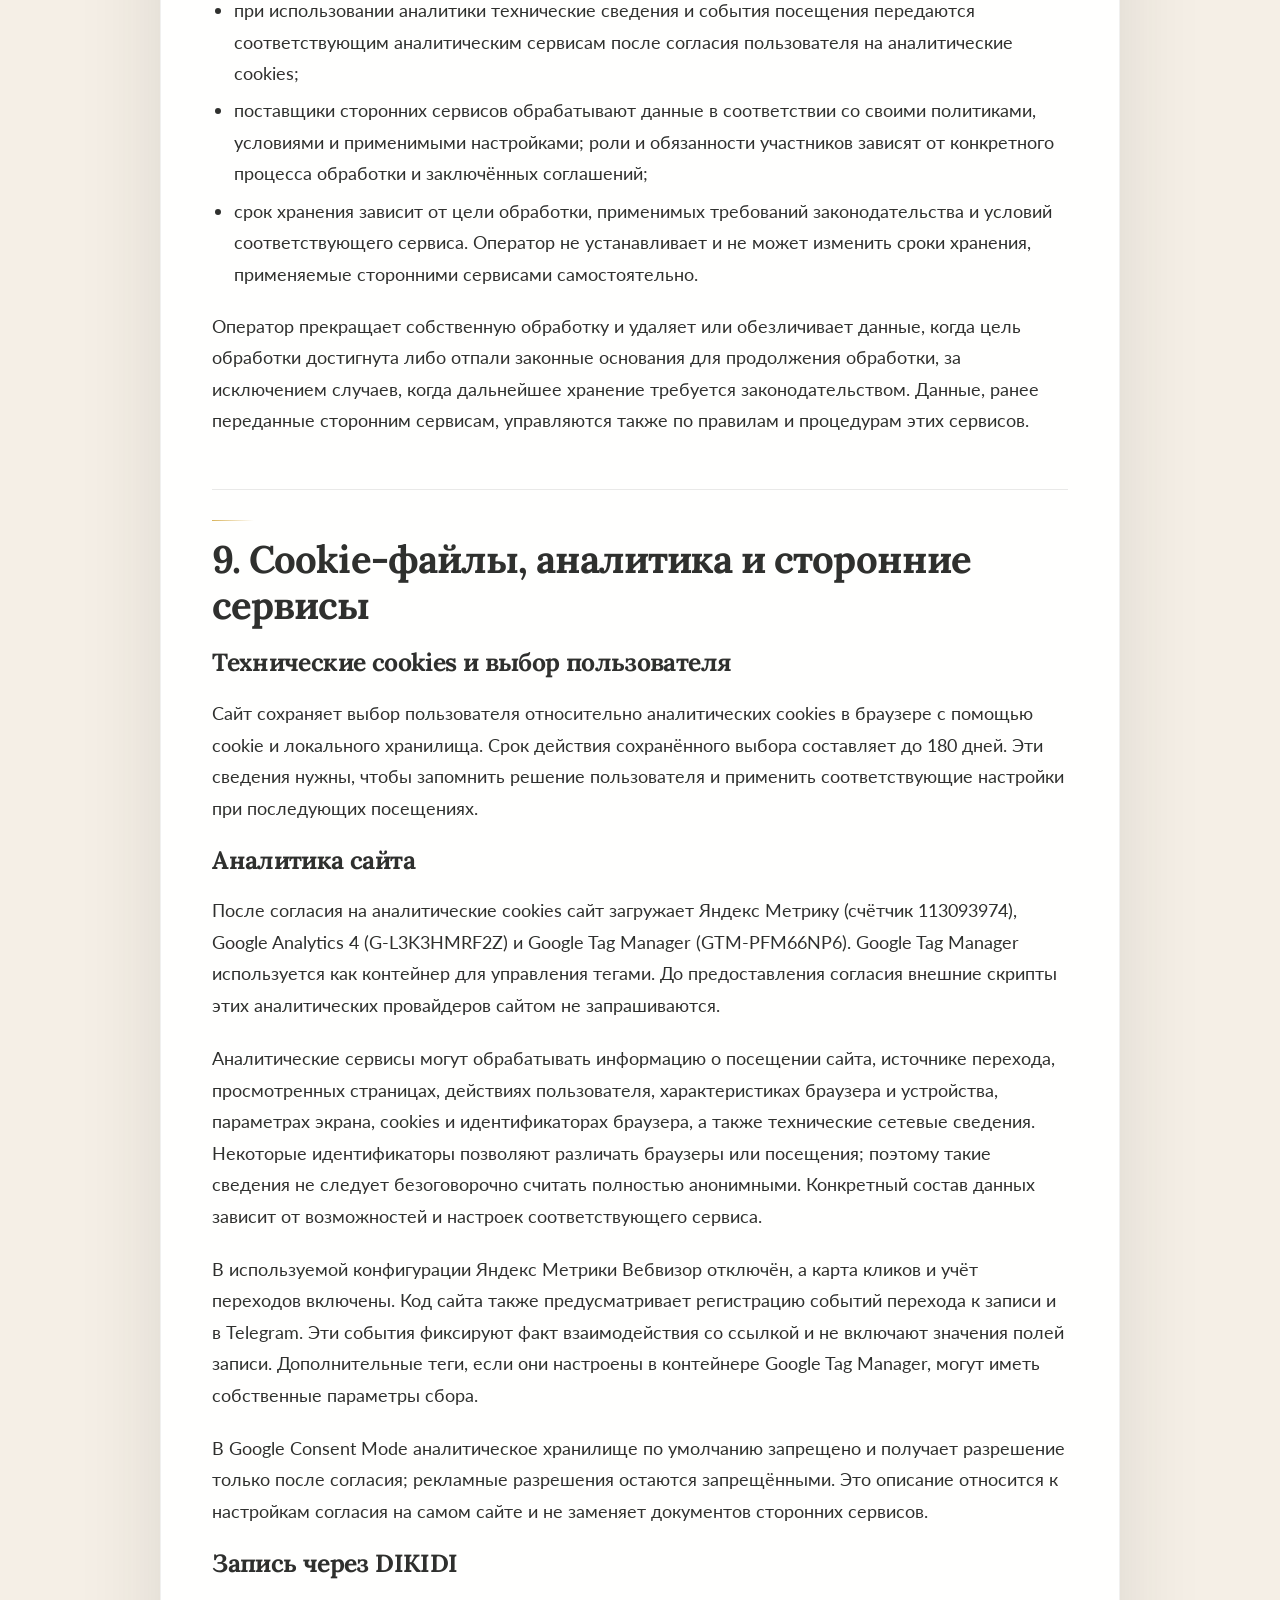
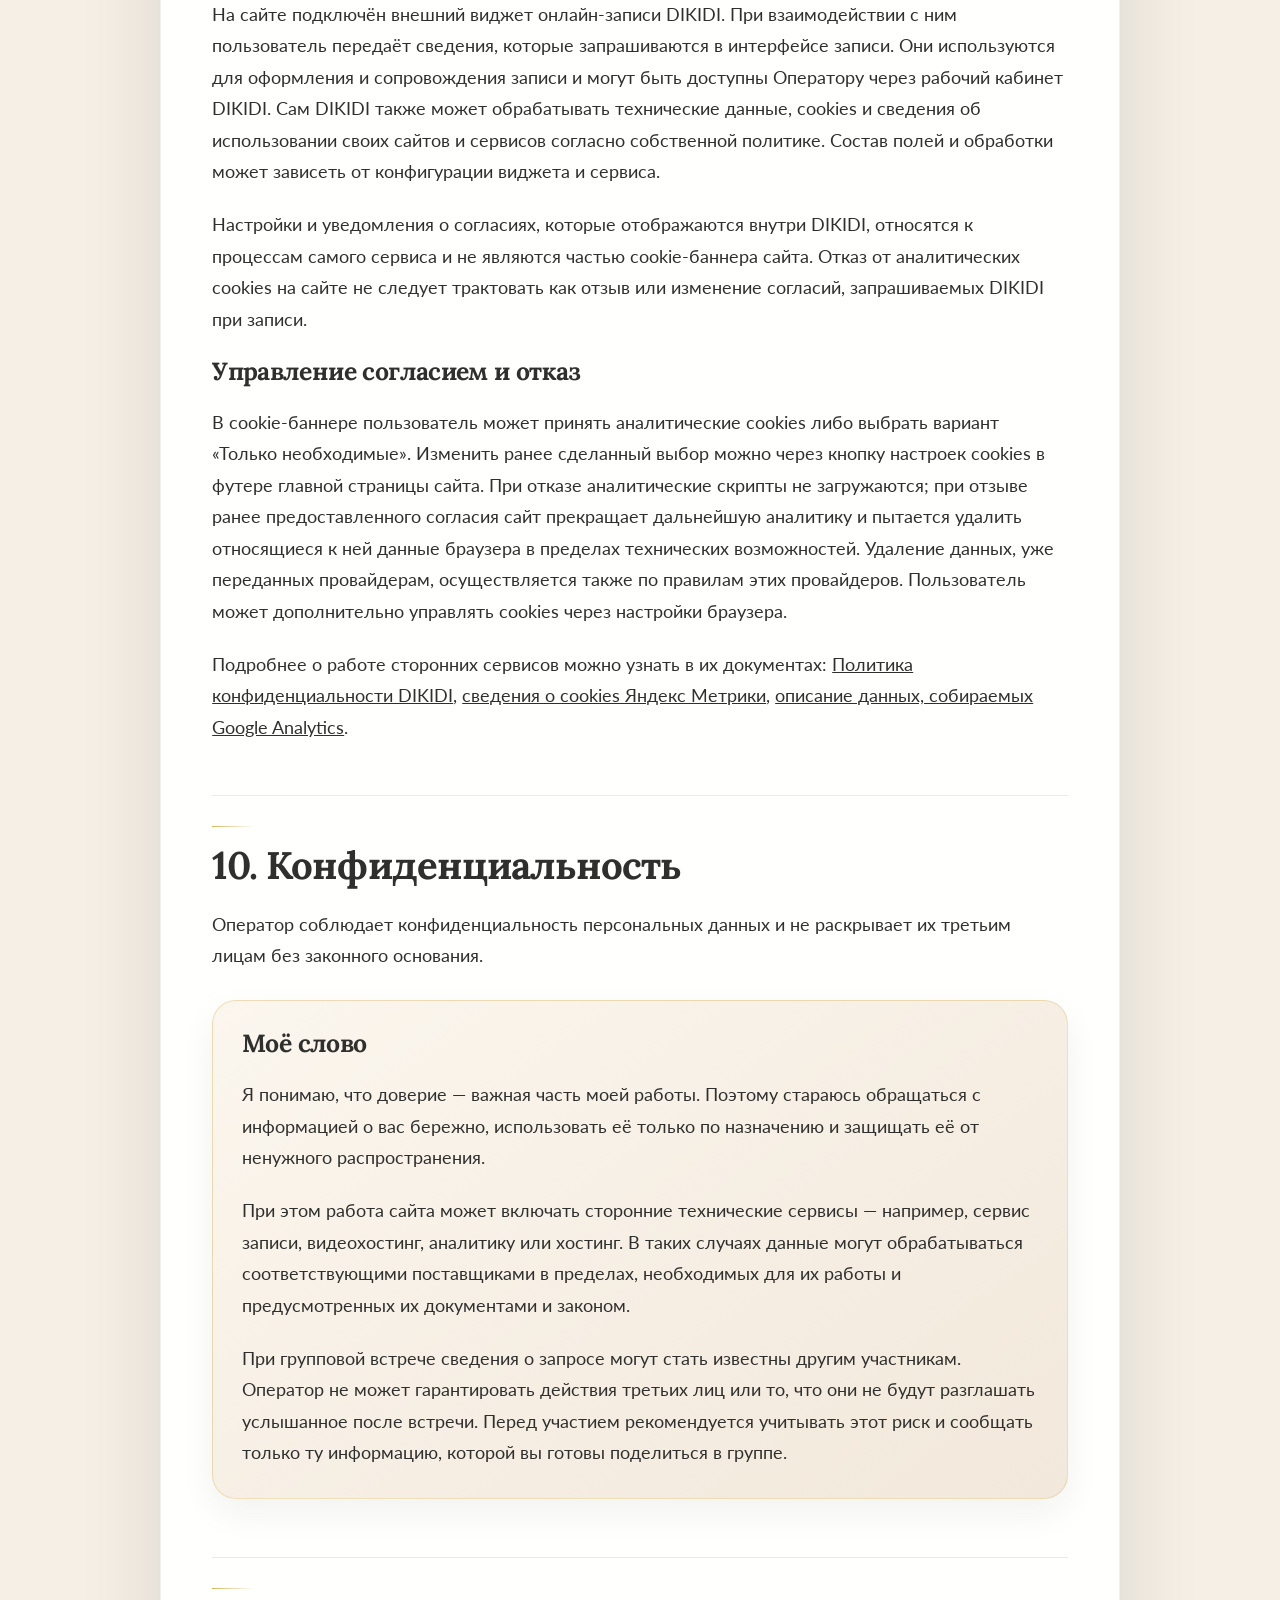
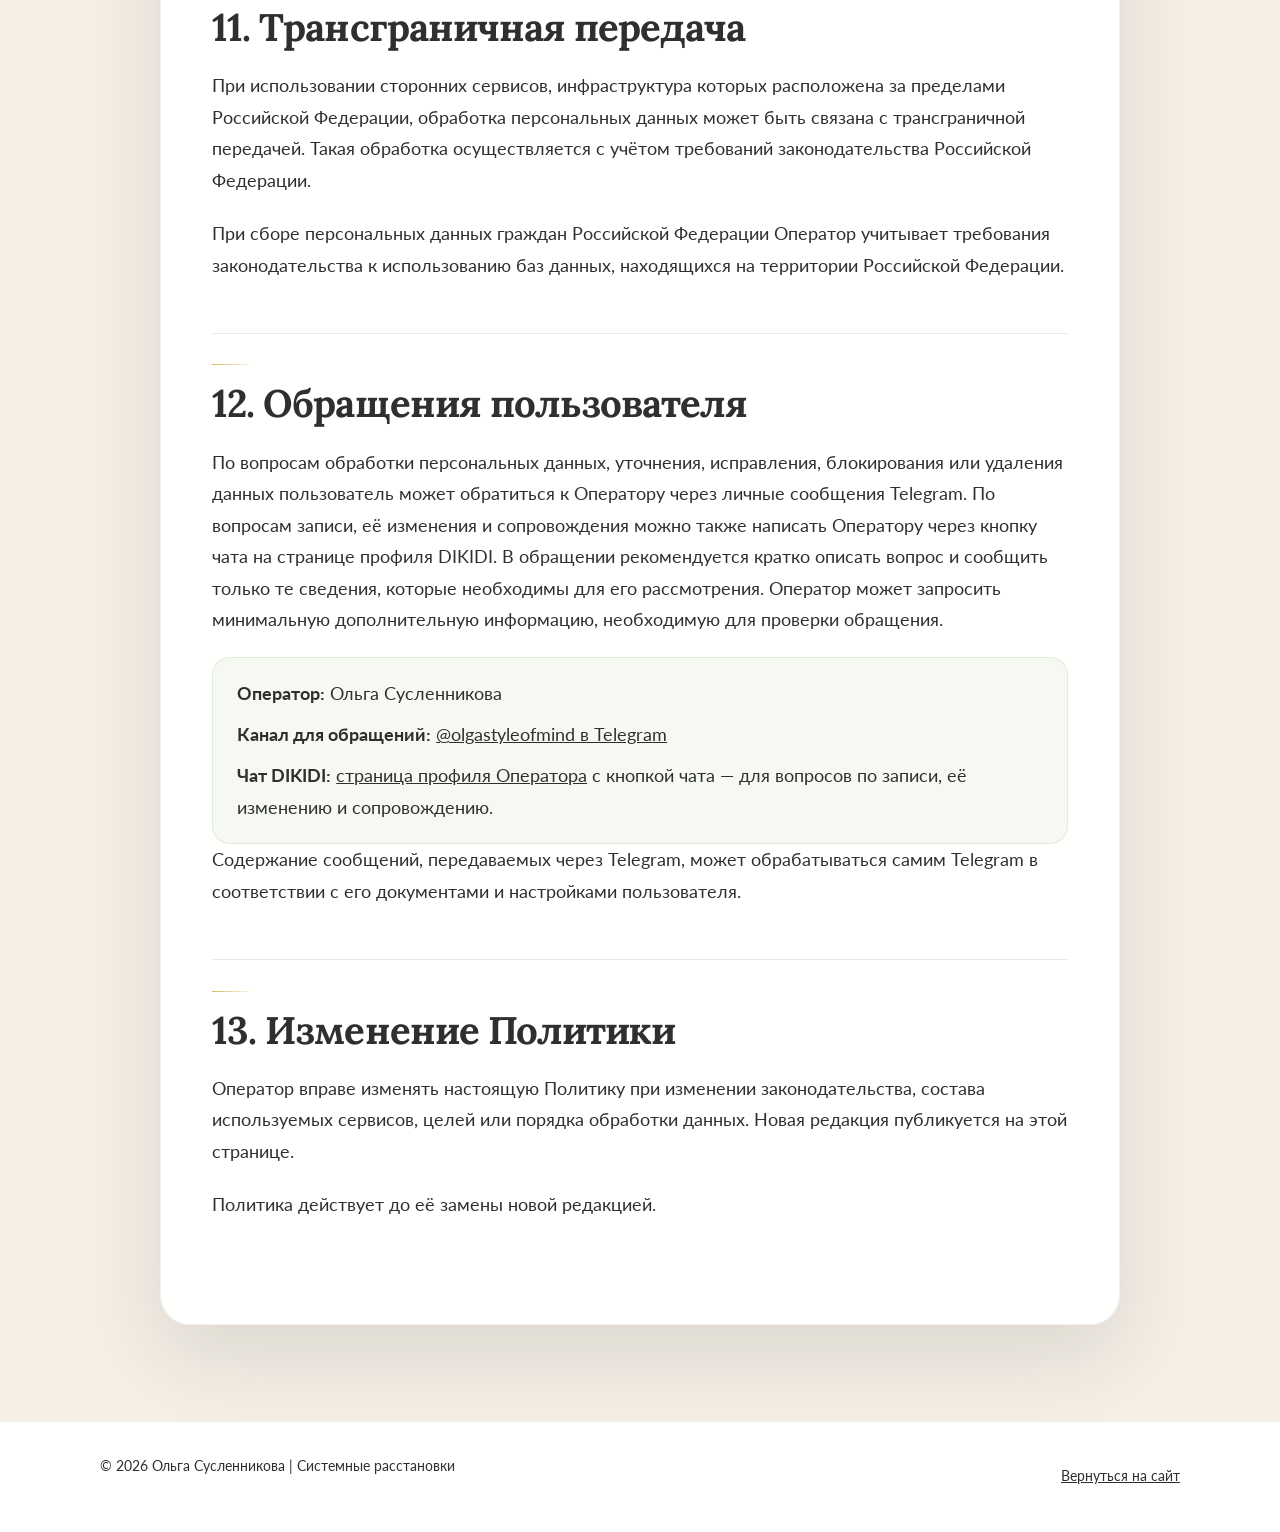
<file: privacy.html>
<!DOCTYPE html>
<html lang="ru">
<head>
  <meta charset="UTF-8">
  <meta name="viewport" content="width=device-width, initial-scale=1.0">
  <meta name="robots" content="noindex,follow">
  <title>Политика обработки персональных данных | Ольга Сусленникова</title>
  <meta name="description" content="Политика обработки персональных данных сайта Ольги Сусленниковой.">
  <link rel="icon" type="image/svg+xml" href="./favicon.svg">
  <link href="https://fonts.googleapis.com/css2?family=Lora:wght@400;700&family=Lato:wght@400;700&display=swap" rel="stylesheet">
  <style>
    :root{
      --bg-sand:#f5efe6;
      --bg-sand-2:#faf7f2;
      --bg-white:#fff;
      --accent:#7fb069;
      --accent-dark:#5c8f4a;
      --gold:#d9b45c;
      --text:#2f302e;
      --muted:#70736e;
      --dark:#1f2a1f;
      --line:rgba(46,46,46,.10);
      --container:1160px;
      --radius-xl:30px;
      --radius-lg:24px;
      --radius-md:18px;
      --shadow:0 16px 45px rgba(31,42,31,.08);
      --shadow-strong:0 30px 85px rgba(31,42,31,.12);
    }
    *,*::before,*::after{box-sizing:border-box}
    html{scroll-behavior:smooth}
    body{
      margin:0;
      color:var(--text);
      background:var(--bg-sand);
      font-family:'Lato',Arial,sans-serif;
      font-size:18px;
      line-height:1.75;
      -webkit-font-smoothing:antialiased;
      text-rendering:optimizeLegibility;
    }
    a{color:inherit}
    :focus-visible{outline:3px solid var(--accent-dark);outline-offset:4px}
    .page-header{
      position:sticky;
      top:0;
      z-index:10;
      min-height:76px;
      display:flex;
      align-items:center;
      border-bottom:1px solid rgba(46,46,46,.07);
      background:rgba(248,244,237,.88);
      backdrop-filter:blur(18px) saturate(130%);
      -webkit-backdrop-filter:blur(18px) saturate(130%);
    }
    .header-inner{
      width:min(100%,var(--container));
      margin:0 auto;
      padding:0 40px;
      display:flex;
      align-items:center;
      justify-content:space-between;
      gap:1rem;
    }
    .brand{
      font-family:'Lora',Georgia,serif;
      font-weight:700;
      text-decoration:none;
      letter-spacing:-.02em;
    }
    .back-link{
      color:var(--accent-dark);
      font-weight:700;
      text-decoration:none;
      font-size:15px;
    }
    .back-link:hover{text-decoration:underline;text-underline-offset:4px}
    main{padding:clamp(3rem,7vw,6rem) 0 6rem}
    .container{
      width:min(100%,var(--container));
      margin:0 auto;
      padding:0 40px;
    }
    .intro{
      max-width:780px;
      margin:0 auto 3rem;
      text-align:center;
    }
    .eyebrow{
      display:inline-flex;
      align-items:center;
      gap:.55rem;
      margin-bottom:1rem;
      color:var(--accent-dark);
      font-size:14px;
      font-weight:700;
      letter-spacing:.11em;
      text-transform:uppercase;
    }
    .eyebrow::before{content:"";width:28px;height:1px;background:var(--gold)}
    h1,h2,h3{
      margin:0 0 1.25rem;
      font-family:'Lora',Georgia,serif;
      font-weight:700;
      line-height:1.2;
      letter-spacing:-.025em;
    }
    h1{font-size:clamp(2.5rem,5vw,4.8rem)}
    h2{font-size:clamp(1.8rem,3vw,2.7rem);scroll-margin-top:100px}
    h3{font-size:clamp(1.25rem,2vw,1.55rem)}
    p{margin:0 0 1.35rem}
    .policy-card{
      width:min(100%,960px);
      margin:0 auto;
      padding:clamp(2rem,4vw,4rem);
      background:rgba(255,255,255,.96);
      border:1px solid rgba(46,46,46,.07);
      border-radius:var(--radius-xl);
      box-shadow:var(--shadow-strong);
    }
    .policy-meta{
      margin-bottom:2.5rem;
      padding:1rem 1.25rem;
      border-left:3px solid var(--gold);
      border-radius:0 var(--radius-md) var(--radius-md) 0;
      background:var(--bg-sand-2);
      color:var(--muted);
      font-size:15px;
    }
    .policy-section{padding:1.9rem 0;border-top:1px solid var(--line)}
    .policy-section:first-of-type{border-top:0;padding-top:0}
    .policy-section h2{position:relative;padding-top:1rem}
    .policy-section h2::before{
      content:"";
      position:absolute;
      left:0;
      top:0;
      width:42px;
      height:1px;
      background:linear-gradient(90deg,var(--gold),transparent);
    }
    ul,ol{margin:0 0 1.3rem;padding-left:1.35rem}
    li{margin:.35rem 0}
    strong{font-weight:700}
    .table-wrap{
      overflow-x:auto;
      margin:1.5rem 0;
      border:1px solid var(--line);
      border-radius:var(--radius-md);
      box-shadow:0 8px 25px rgba(31,42,31,.04);
    }
    table{width:100%;min-width:680px;border-collapse:collapse;background:#fff}
    th,td{padding:1rem 1.05rem;text-align:left;vertical-align:top;border-bottom:1px solid #ebe6df}
    th{
      background:var(--bg-sand);
      color:var(--text);
      font-size:13px;
      font-weight:700;
      letter-spacing:.05em;
      text-transform:uppercase;
    }
    tr:last-child td{border-bottom:0}
    .soft-box{
      margin:1.75rem 0;
      padding:1.5rem;
      background:var(--bg-sand-2);
      border:1px solid #ece4d9;
      border-radius:var(--radius-md);
    }
    .soft-box h3{margin-bottom:.7rem}
    .warm-box{
      margin:1.75rem 0;
      padding:1.8rem;
      background:linear-gradient(145deg,#fbf6ee,#f2e8db);
      border:1px solid rgba(217,180,92,.35);
      border-radius:var(--radius-lg);
      box-shadow:0 14px 35px rgba(31,42,31,.06);
    }
    .warm-box p:last-child{margin-bottom:0}
    .muted{color:var(--muted)}
    .contact-box{
      display:grid;
      gap:.6rem;
      margin-top:1.2rem;
      padding:1.25rem 1.5rem;
      border-radius:var(--radius-md);
      background:rgba(127,176,105,.08);
      border:1px solid rgba(127,176,105,.18);
    }
    .site-footer{
      padding:2rem 0;
      border-top:1px solid rgba(46,46,46,.08);
      background:#fff;
      font-size:14px;
    }
    .footer-inner{
      width:min(100%,var(--container));
      margin:0 auto;
      padding:0 40px;
      display:flex;
      justify-content:space-between;
      align-items:center;
      gap:1rem;
      flex-wrap:wrap;
    }
    @media(max-width:767px){
      body{font-size:16px;line-height:1.65}
      .page-header{min-height:66px}
      .header-inner,.footer-inner{padding:0 20px}
      .brand{font-size:14px}
      .back-link{font-size:13px}
      main{padding:2.5rem 0 4rem}
      .container{padding:0 20px}
      .policy-card{padding:1.5rem;border-radius:22px}
      .policy-section{padding:1.5rem 0}
      .policy-section h2{padding-top:.8rem}
      th,td{padding:.8rem}
      .table-wrap{margin-left:-.25rem;margin-right:-.25rem}
      .footer-inner{align-items:flex-start}
    }
  .brand-mobile{display:none}

@media (max-width:767px){.brand-full{display:none}.brand-mobile{display:inline}}
</style>
</head>
<body>
  <header class="page-header">
    <div class="header-inner">
      <a class="brand" href="index.html"><span class="brand-full">Ольга Сусленникова</span><span class="brand-mobile">Ольга</span></a>
      <a class="back-link" href="index.html">Вернуться на сайт</a>
    </div>
  </header>

  <main>
    <div class="container">
      <div class="intro">
        <div class="eyebrow">Документ о конфиденциальности</div>
        <h1>Политика обработки персональных данных</h1>
        <p class="muted">Настоящая политика описывает, какие персональные данные могут обрабатываться при посещении сайта, обращении к Оператору и записи через сторонние сервисы, для каких целей они используются и какие права есть у пользователя.</p>
      </div>

      <article class="policy-card">
        <div class="policy-meta">
          <strong>Оператор:</strong> Ольга Сусленникова.<br>
          <strong>Актуальная версия:</strong> 2026 год.<br>
          <strong>Каналы для связи:</strong> <a href="https://t.me/olgastyleofmind" target="_blank" rel="noopener noreferrer">Telegram @olgastyleofmind</a> · <a href="https://dikidi.ru/2128366?p=0.pi" target="_blank" rel="noopener noreferrer">профиль DIKIDI (чат)</a>.
        </div>

        <section class="policy-section">
          <h2>1. Общие положения</h2>
          <p>Настоящая Политика обработки персональных данных описывает, какие данные могут обрабатываться при посещении сайта Ольги Сусленниковой, обращении к Оператору и записи на услуги с использованием сторонних сервисов.</p>
          <p>На сайте нет собственной формы онлайн-записи или отдельной базы заявок. Для записи используется внешний виджет DIKIDI: пользователь самостоятельно вводит сведения в интерфейсе сервиса, а Оператор получает необходимую для организации записи информацию через рабочий кабинет DIKIDI. Обработка данных сервисом DIKIDI также регулируется его документами и настройками.</p>
          <p>При посещении сайта могут обрабатываться технические сведения, необходимые для его работы и сохранения выбора пользователя относительно cookies. Сервисы аналитики Яндекс Метрика и Google Analytics 4 загружаются только после согласия на аналитические cookies. Политика также описывает обработку сведений, которые пользователь добровольно сообщает Оператору через указанные каналы связи.</p>
          <p>Политика применяется в пределах обработки, за которую отвечает Оператор. Сторонние сервисы могут самостоятельно определять отдельные цели и условия обработки данных в соответствии со своими документами.</p>
        </section>

        <section class="policy-section">
          <h2>2. Основные понятия</h2>
          <div class="table-wrap">
            <table>
              <thead><tr><th>Термин</th><th>Определение</th></tr></thead>
              <tbody>
                <tr><td>Персональные данные</td><td>Любая информация, относящаяся прямо или косвенно к определённому или определяемому физическому лицу.</td></tr>
                <tr><td>Обработка персональных данных</td><td>Любое действие или совокупность действий с персональными данными, включая сбор, запись, хранение, использование, передачу, блокирование, удаление и уничтожение.</td></tr>
                <tr><td>Пользователь</td><td>Любой посетитель сайта.</td></tr>
                <tr><td>Оператор</td><td>Ольга Сусленникова — лицо, самостоятельно организующее и/или осуществляющее обработку персональных данных.</td></tr>
                <tr><td>Cookie</td><td>Небольшие фрагменты данных, которые могут сохраняться браузером при посещении сайта и использоваться для обеспечения его работы, сохранения настроек и, при наличии согласия, для аналитики.</td></tr>
              </tbody>
            </table>
          </div>
        </section>

        <section class="policy-section">
          <h2>3. Права и обязанности Оператора</h2>
          <p><strong>Оператор вправе:</strong></p>
          <ul>
            <li>обрабатывать персональные данные при наличии предусмотренного законом основания;</li>
            <li>определять необходимые правовые, организационные и технические меры защиты персональных данных в пределах требований законодательства;</li>
            <li>привлекать третьих лиц для отдельных операций с персональными данными, когда это необходимо для работы сайта или оказания услуг и допускается законом.</li>
          </ul>
          <p><strong>Оператор обязан:</strong></p>
          <ul>
            <li>обрабатывать персональные данные законно, справедливо и прозрачно;</li>
            <li>принимать необходимые меры для обеспечения безопасности персональных данных;</li>
            <li>предоставлять субъекту персональных данных информацию, предусмотренную законом, по соответствующему запросу;</li>
            <li>публиковать и поддерживать в доступном виде документ, определяющий политику обработки персональных данных.</li>
          </ul>
        </section>

        <section class="policy-section">
          <h2>4. Права субъектов персональных данных</h2>
          <ul>
            <li>получать предусмотренную законом информацию об обработке своих персональных данных;</li>
            <li>требовать уточнения, блокирования или уничтожения персональных данных в случаях, предусмотренных законодательством;</li>
            <li>отозвать согласие на обработку персональных данных, если обработка основана на согласии и отсутствуют иные законные основания для продолжения обработки;</li>
            <li>обращаться с жалобами и заявлениями в уполномоченные государственные органы и в суд в случаях, предусмотренных законом.</li>
          </ul>
          <p>Для реализации своих прав пользователь может обратиться к Оператору по контактам, указанным в настоящей Политике.</p>
        </section>

        <section class="policy-section">
          <h2>5. Принципы обработки персональных данных</h2>
          <ul>
            <li>обработка осуществляется на законной и справедливой основе;</li>
            <li>цели обработки определяются заранее и являются конкретными и законными;</li>
            <li>состав обрабатываемых данных соответствует заявленным целям и не является избыточным по отношению к ним;</li>
            <li>принимаются меры для поддержания точности и актуальности данных;</li>
            <li>данные не хранятся дольше, чем это необходимо для заявленных целей, если более длительный срок не установлен законом или иным законным основанием.</li>
          </ul>
        </section>

        <section class="policy-section">
          <h2>6. Цели обработки и категории персональных данных</h2>
          <div class="table-wrap">
            <table>
              <thead><tr><th>Цель</th><th>Категории данных</th><th>Основание и сервис</th></tr></thead>
              <tbody>
                <tr><td>Работа сайта и сохранение выбора cookies</td><td>Выбранный вариант согласия на аналитические cookies, техническая информация о его сохранении и сроке действия.</td><td>Обеспечение работы сайта и функции управления выбором пользователя; выбор хранится в браузере не более 180 дней.</td></tr>
                <tr><td>Анализ посещаемости и улучшение сайта</td><td>Сведения о посещённых страницах и действиях на сайте, источнике перехода, времени визита, браузере, устройстве, операционной системе, параметрах экрана, cookies и идентификаторах браузера; технические сетевые сведения, которые могут использоваться сервисами для обработки запросов и определения приблизительной географии. Состав зависит от настроек конкретного сервиса.</td><td>Согласие пользователя на аналитические cookies. Яндекс Метрика, Google Analytics 4 и Google Tag Manager используются для аналитики и управления тегами.</td></tr>
                <tr><td>Организация и сопровождение записи на услуги</td><td>Сведения, которые пользователь вводит в поля виджета DIKIDI, например имя, контактные данные, выбранная услуга и параметры записи, а также иные сведения, если пользователь решит их предоставить.</td><td>Оформление и сопровождение записи, коммуникация по ней и оказание услуги. Данные вводятся через виджет DIKIDI и обрабатываются в соответствии с применимыми основаниями, настройками и документами сервиса.</td></tr>
                <tr><td>Ответы на обращения через Telegram</td><td>Имя или идентификатор Telegram-профиля, содержание сообщения и иные данные, которые пользователь добровольно укажет в обращении.</td><td>Рассмотрение обращения и обратная связь с пользователем. При обработке сообщений также применяются условия соответствующего сервиса связи.</td></tr>
              </tbody>
            </table>
          </div>
          <div class="soft-box">
            <h3>Минимизация данных</h3>
            <p>Оператор не стремится собирать больше информации, чем необходимо для соответствующей цели. Пользователю рекомендуется сообщать только сведения, необходимые для записи или ответа на обращение, и не направлять избыточные или чувствительные данные через открытые каналы связи.</p>
          </div>
        </section>

        <section class="policy-section">
          <h2>7. Правовые основания обработки</h2>
          <p>Обработка персональных данных осуществляется при наличии соответствующего основания, предусмотренного законодательством Российской Федерации, в том числе:</p>
          <ul>
            <li>согласия субъекта персональных данных;</li>
            <li>необходимости заключения или исполнения договора;</li>
            <li>необходимости исполнения обязанностей, установленных законом;</li>
            <li>необходимости осуществления и защиты прав и законных интересов Оператора или третьих лиц при соблюдении требований законодательства.</li>
          </ul>
          <p>Конкретное основание зависит от цели и способа обработки.</p>
        </section>

        <section class="policy-section">
          <h2>8. Сбор, хранение, использование и передача данных</h2>
          <p>Оператор принимает необходимые правовые, организационные и технические меры для защиты персональных данных от неправомерного или случайного доступа, уничтожения, изменения, блокирования, копирования и иных неправомерных действий.</p>
          <ul>
            <li>данные используются только для заявленных и совместимых с ними целей;</li>
            <li>доступ Оператора к сведениям ограничивается объёмом, необходимым для ответа на обращение, организации записи или оказания услуги;</li>
            <li>сведения, которые пользователь вводит при записи, передаются через виджет DIKIDI и могут быть доступны Оператору в рабочем кабинете сервиса для сопровождения записи;</li>
            <li>при использовании аналитики технические сведения и события посещения передаются соответствующим аналитическим сервисам после согласия пользователя на аналитические cookies;</li>
            <li>поставщики сторонних сервисов обрабатывают данные в соответствии со своими политиками, условиями и применимыми настройками; роли и обязанности участников зависят от конкретного процесса обработки и заключённых соглашений;</li>
            <li>срок хранения зависит от цели обработки, применимых требований законодательства и условий соответствующего сервиса. Оператор не устанавливает и не может изменить сроки хранения, применяемые сторонними сервисами самостоятельно.</li>
          </ul>
          <p>Оператор прекращает собственную обработку и удаляет или обезличивает данные, когда цель обработки достигнута либо отпали законные основания для продолжения обработки, за исключением случаев, когда дальнейшее хранение требуется законодательством. Данные, ранее переданные сторонним сервисам, управляются также по правилам и процедурам этих сервисов.</p>
        </section>

        <section class="policy-section">
          <h2>9. Cookie-файлы, аналитика и сторонние сервисы</h2>
          <h3>Технические cookies и выбор пользователя</h3>
          <p>Сайт сохраняет выбор пользователя относительно аналитических cookies в браузере с помощью cookie и локального хранилища. Срок действия сохранённого выбора составляет до 180 дней. Эти сведения нужны, чтобы запомнить решение пользователя и применить соответствующие настройки при последующих посещениях.</p>
          <h3>Аналитика сайта</h3>
          <p>После согласия на аналитические cookies сайт загружает Яндекс Метрику (счётчик 113093974), Google Analytics 4 (G-L3K3HMRF2Z) и Google Tag Manager (GTM-PFM66NP6). Google Tag Manager используется как контейнер для управления тегами. До предоставления согласия внешние скрипты этих аналитических провайдеров сайтом не запрашиваются.</p>
          <p>Аналитические сервисы могут обрабатывать информацию о посещении сайта, источнике перехода, просмотренных страницах, действиях пользователя, характеристиках браузера и устройства, параметрах экрана, cookies и идентификаторах браузера, а также технические сетевые сведения. Некоторые идентификаторы позволяют различать браузеры или посещения; поэтому такие сведения не следует безоговорочно считать полностью анонимными. Конкретный состав данных зависит от возможностей и настроек соответствующего сервиса.</p>
          <p>В используемой конфигурации Яндекс Метрики Вебвизор отключён, а карта кликов и учёт переходов включены. Код сайта также предусматривает регистрацию событий перехода к записи и в Telegram. Эти события фиксируют факт взаимодействия со ссылкой и не включают значения полей записи. Дополнительные теги, если они настроены в контейнере Google Tag Manager, могут иметь собственные параметры сбора.</p>
          <p>В Google Consent Mode аналитическое хранилище по умолчанию запрещено и получает разрешение только после согласия; рекламные разрешения остаются запрещёнными. Это описание относится к настройкам согласия на самом сайте и не заменяет документов сторонних сервисов.</p>
          <h3>Запись через DIKIDI</h3>
          <p>На сайте подключён внешний виджет онлайн-записи DIKIDI. При взаимодействии с ним пользователь передаёт сведения, которые запрашиваются в интерфейсе записи. Они используются для оформления и сопровождения записи и могут быть доступны Оператору через рабочий кабинет DIKIDI. Сам DIKIDI также может обрабатывать технические данные, cookies и сведения об использовании своих сайтов и сервисов согласно собственной политике. Состав полей и обработки может зависеть от конфигурации виджета и сервиса.</p>
          <p>Настройки и уведомления о согласиях, которые отображаются внутри DIKIDI, относятся к процессам самого сервиса и не являются частью cookie-баннера сайта. Отказ от аналитических cookies на сайте не следует трактовать как отзыв или изменение согласий, запрашиваемых DIKIDI при записи.</p>
          <h3>Управление согласием и отказ</h3>
          <p>В cookie-баннере пользователь может принять аналитические cookies либо выбрать вариант «Только необходимые». Изменить ранее сделанный выбор можно через кнопку настроек cookies в футере главной страницы сайта. При отказе аналитические скрипты не загружаются; при отзыве ранее предоставленного согласия сайт прекращает дальнейшую аналитику и пытается удалить относящиеся к ней данные браузера в пределах технических возможностей. Удаление данных, уже переданных провайдерам, осуществляется также по правилам этих провайдеров. Пользователь может дополнительно управлять cookies через настройки браузера.</p>
          <p>Подробнее о работе сторонних сервисов можно узнать в их документах: <a href="https://support.dikidi.app/ru/knowledge-bases/4/articles/224-politika-konfidentsialnosti" target="_blank" rel="noopener noreferrer">Политика конфиденциальности DIKIDI</a>, <a href="https://yandex.ru/support/metrica/ru/general/cookie-usage" target="_blank" rel="noopener noreferrer">сведения о cookies Яндекс Метрики</a>, <a href="https://support.google.com/analytics/answer/11593727?hl=ru" target="_blank" rel="noopener noreferrer">описание данных, собираемых Google Analytics</a>.</p>
        </section>

        <section class="policy-section">
          <h2>10. Конфиденциальность</h2>
          <p>Оператор соблюдает конфиденциальность персональных данных и не раскрывает их третьим лицам без законного основания.</p>
          <div class="warm-box">
            <h3>Моё слово</h3>
            <p>Я понимаю, что доверие — важная часть моей работы. Поэтому стараюсь обращаться с информацией о вас бережно, использовать её только по назначению и защищать её от ненужного распространения.</p>
            <p>При этом работа сайта может включать сторонние технические сервисы — например, сервис записи, видеохостинг, аналитику или хостинг. В таких случаях данные могут обрабатываться соответствующими поставщиками в пределах, необходимых для их работы и предусмотренных их документами и законом.</p>
            <p>При групповой встрече сведения о запросе могут стать известны другим участникам. Оператор не может гарантировать действия третьих лиц или то, что они не будут разглашать услышанное после встречи. Перед участием рекомендуется учитывать этот риск и сообщать только ту информацию, которой вы готовы поделиться в группе.</p>
          </div>
        </section>

        <section class="policy-section">
          <h2>11. Трансграничная передача</h2>
          <p>При использовании сторонних сервисов, инфраструктура которых расположена за пределами Российской Федерации, обработка персональных данных может быть связана с трансграничной передачей. Такая обработка осуществляется с учётом требований законодательства Российской Федерации.</p>
          <p>При сборе персональных данных граждан Российской Федерации Оператор учитывает требования законодательства к использованию баз данных, находящихся на территории Российской Федерации.</p>
        </section>

        <section class="policy-section">
          <h2>12. Обращения пользователя</h2>
          <p>По вопросам обработки персональных данных, уточнения, исправления, блокирования или удаления данных пользователь может обратиться к Оператору через личные сообщения Telegram. По вопросам записи, её изменения и сопровождения можно также написать Оператору через кнопку чата на странице профиля DIKIDI. В обращении рекомендуется кратко описать вопрос и сообщить только те сведения, которые необходимы для его рассмотрения. Оператор может запросить минимальную дополнительную информацию, необходимую для проверки обращения.</p>
          <div class="contact-box">
            <div><strong>Оператор:</strong> Ольга Сусленникова</div>
            <div><strong>Канал для обращений:</strong> <a href="https://t.me/olgastyleofmind" target="_blank" rel="noopener noreferrer">@olgastyleofmind в Telegram</a></div>
            <div><strong>Чат DIKIDI:</strong> <a href="https://dikidi.ru/2128366?p=0.pi" target="_blank" rel="noopener noreferrer">страница профиля Оператора</a> с кнопкой чата — для вопросов по записи, её изменению и сопровождению.</div>
          </div>
          <p>Содержание сообщений, передаваемых через Telegram, может обрабатываться самим Telegram в соответствии с его документами и настройками пользователя.</p>
        </section>

        <section class="policy-section">
          <h2>13. Изменение Политики</h2>
          <p>Оператор вправе изменять настоящую Политику при изменении законодательства, состава используемых сервисов, целей или порядка обработки данных. Новая редакция публикуется на этой странице.</p>
          <p>Политика действует до её замены новой редакцией.</p>
        </section>
</article>
    </div>
  </main>

  <footer class="site-footer">
    <div class="footer-inner">
      <p>© 2026 Ольга Сусленникова | Системные расстановки</p>
      <a href="index.html">Вернуться на сайт</a>
    </div>
  </footer>
</body>
</html>
</file>
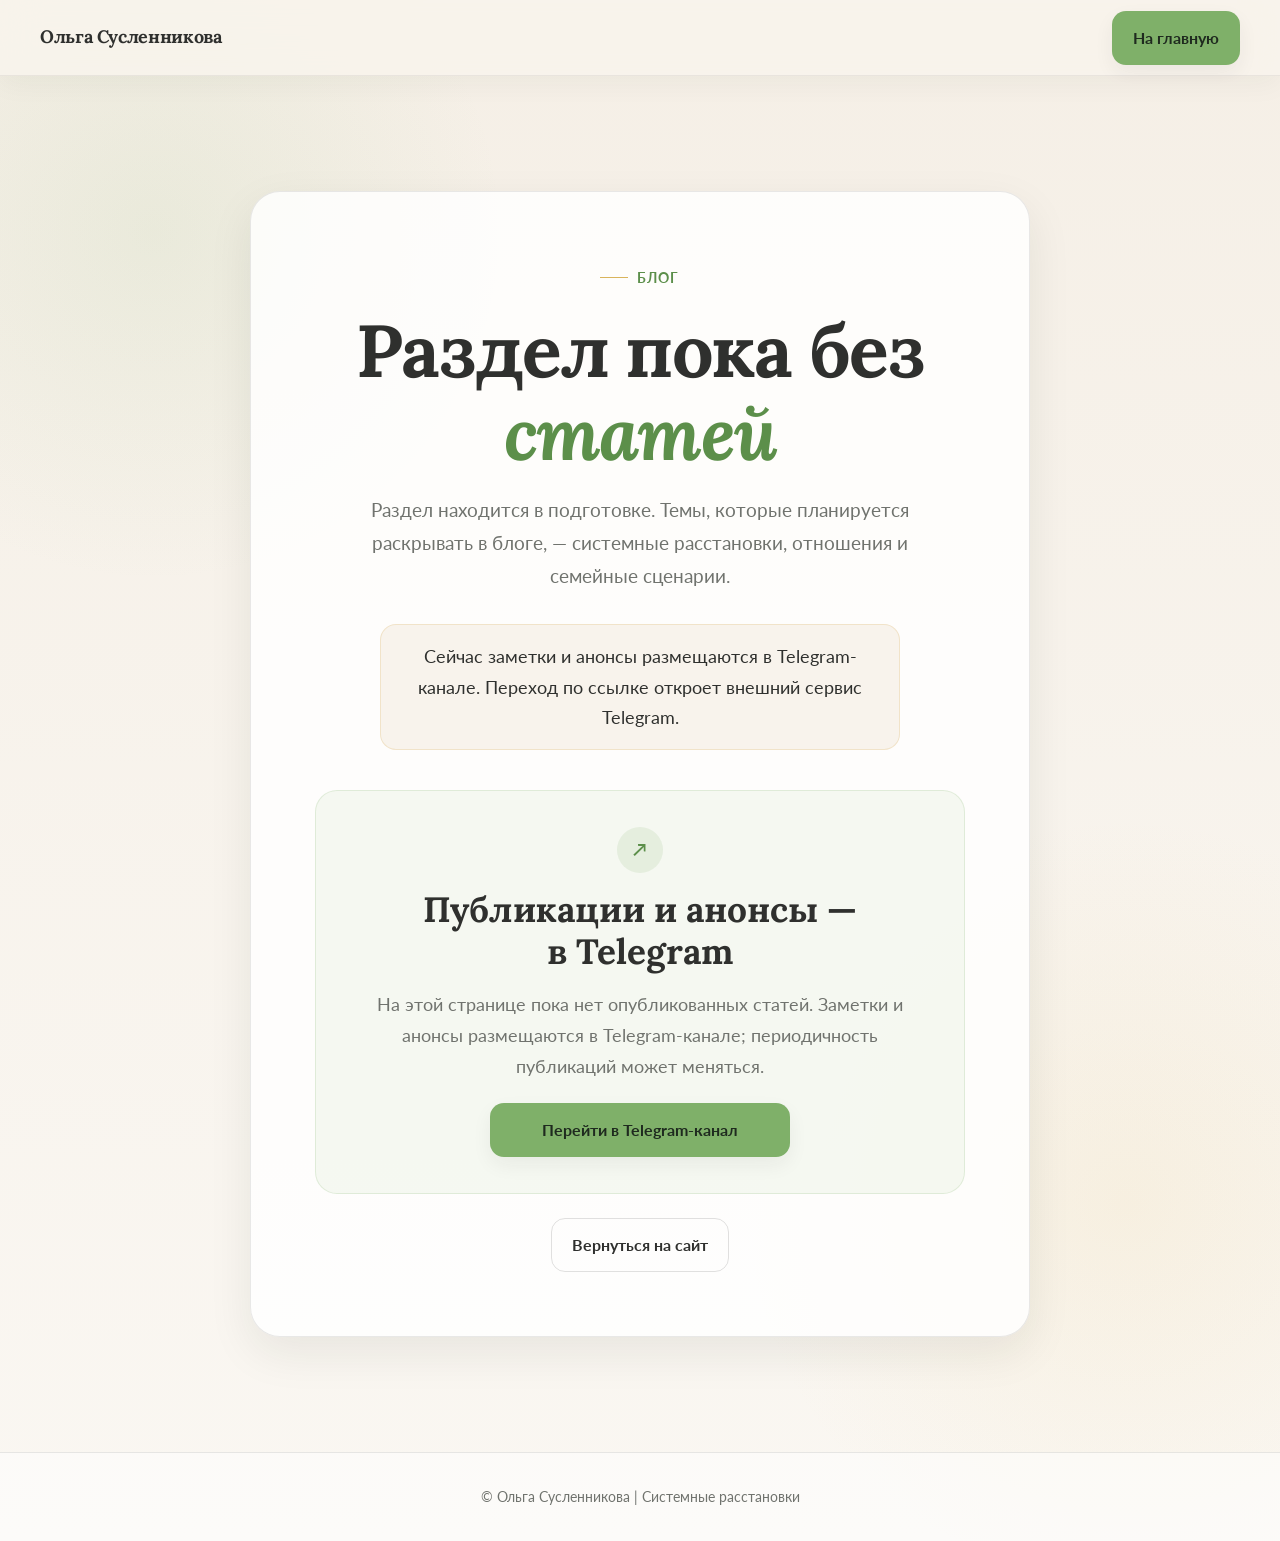
<file: concept-v0.1/pages/blog.html>
<!doctype html>
<html lang="ru">
<head>
  <meta charset="utf-8">
  <meta name="viewport" content="width=device-width, initial-scale=1.0">
<link rel="icon" type="image/svg+xml" href="../favicon.svg">
  <title>Блог | Системные расстановки — Ольга Сусленникова</title>
  <meta name="description" content="Блог Ольги о системных семейных расстановках, отношениях и семейных сценариях. Последние публикации — в Telegram.">
  <link rel="canonical" href="https://styleofmind.github.io/concept-v0.1/pages/blog.html">
  <meta name="robots" content="noindex,follow">
  <link rel="preconnect" href="https://fonts.googleapis.com">
    <link rel="preconnect" href="https://fonts.gstatic.com" crossorigin>
  <link href="https://fonts.googleapis.com/css2?family=Lora:wght@400;700&family=Lato:wght@400;700&display=swap" rel="stylesheet">
  <style>
    :root{
      --bg-sand:#f5efe6;
      --bg-sand-2:#faf7f2;
      --accent:#7fb069;
      --accent-dark:#5c8f4a;
      --gold:#d9b45c;
      --text:#2f302e;
      --muted:#70736e;
      --dark:#1f2a1f;
      --line:rgba(46,46,46,.10);
      --radius-xl:30px;
      --radius-md:18px;
      --shadow:0 16px 45px rgba(31,42,31,.08);
    }

    *,*::before,*::after{box-sizing:border-box}
    html{min-height:100%;scroll-behavior:smooth}
    body{
      min-height:100%;
      margin:0;
      color:var(--text);
      background:
        radial-gradient(circle at 12% 15%,rgba(127,176,105,.10),transparent 22rem),
        radial-gradient(circle at 88% 78%,rgba(232,199,122,.13),transparent 24rem),
        linear-gradient(180deg,var(--bg-sand) 0%,var(--bg-sand-2) 100%);
      font-family:'Lato',sans-serif;
      font-size:18px;
      line-height:1.7;
      -webkit-font-smoothing:antialiased;
      text-rendering:optimizeLegibility;
    }

    a{color:inherit}
    .page{min-height:100svh;display:flex;flex-direction:column}
    .site-header{
      position:sticky;
      top:0;
      z-index:10;
      min-height:76px;
      display:flex;
      align-items:center;
      background:rgba(248,244,237,.86);
      backdrop-filter:blur(18px) saturate(130%);
      -webkit-backdrop-filter:blur(18px) saturate(130%);
      border-bottom:1px solid rgba(46,46,46,.07);
      box-shadow:0 8px 28px rgba(31,42,31,.045)
    }
    .container{width:min(100%,1280px);margin:0 auto;padding:0 40px}
    .header-inner{width:100%;display:flex;align-items:center;justify-content:space-between;gap:1rem}
    .brand{font-family:'Lora',serif;font-weight:700;text-decoration:none;letter-spacing:-.02em}

    .main{flex:1;display:grid;place-items:center;padding:clamp(4rem,9vw,8rem) 0}
    .card{
      width:min(100%,780px);
      margin-inline:auto;
      padding:clamp(2rem,5vw,4.2rem);
      background:rgba(255,255,255,.82);
      border:1px solid var(--line);
      border-radius:var(--radius-xl);
      box-shadow:var(--shadow);
      text-align:center;
    }
    .eyebrow{
      display:inline-flex;
      align-items:center;
      gap:.55rem;
      margin:0 0 1.25rem;
      color:var(--accent-dark);
      font-size:.86rem;
      font-weight:700;
      letter-spacing:.08em;
      text-transform:uppercase;
    }
    .eyebrow::before{content:"";width:28px;height:1px;background:var(--gold)}
    h1{
      margin:0 0 1.25rem;
      font-family:'Lora',serif;
      font-size:clamp(2.5rem,6vw,4.6rem);
      line-height:1.12;
      letter-spacing:-.025em;
    }
    .accent{color:var(--accent-dark);font-style:italic}
    .lead{
      max-width:52ch;
      margin:0 auto 2rem;
      color:var(--muted);
      font-size:clamp(1.05rem,1.8vw,1.2rem);
    }
    .note{
      max-width:52ch;
      margin:0 auto 2rem;
      padding:1rem 1.15rem;
      border:1px solid rgba(217,180,92,.25);
      border-radius:16px;
      background:rgba(245,239,230,.72);
    }
    .actions{display:flex;justify-content:center;gap:.8rem;flex-wrap:wrap}
    .actions--back{margin-top:1.5rem}

    .telegram-invite{
      margin:2.5rem 0 0;
      padding:clamp(1.5rem,4vw,2.25rem);
      border:1px solid rgba(127,176,105,.18);
      border-radius:22px;
      background:rgba(127,176,105,.07);
      text-align:center;
    }
    .telegram-invite__icon{
      width:46px;height:46px;margin:0 auto 1rem;
      display:grid;place-items:center;border-radius:50%;
      background:rgba(127,176,105,.14);
      color:var(--accent-dark);font-size:1.15rem;font-weight:700;
    }
    .telegram-invite h2{margin:0 auto 1rem;font-family:'Lora',serif;font-size:clamp(1.7rem,3vw,2.2rem);line-height:1.2;max-width:20ch}
    .telegram-invite p{max-width:56ch;margin:0 auto 1.35rem;color:var(--muted)}
    .telegram-invite .btn{width:auto;min-width:min(100%,300px)}
    .btn{
      display:inline-flex;
      align-items:center;
      justify-content:center;
      min-height:54px;
      padding:.85rem 1.25rem;
      border-radius:14px;
      border:1px solid transparent;
      text-decoration:none;
      font-size:16px;
      font-weight:700;
      line-height:1.25;
      transition:transform .2s ease,background .2s ease,border-color .2s ease,box-shadow .2s ease;
    }
    .btn:hover{transform:translateY(-2px)}
    .btn-primary{background:var(--accent);color:var(--dark);box-shadow:0 8px 20px rgba(31,42,31,.06)}
    .btn-primary:hover{background:var(--accent-dark);color:#fff;box-shadow:0 14px 30px rgba(92,143,74,.18)}
    .btn-ghost{background:transparent;border-color:rgba(46,46,46,.14)}
    .btn-ghost:hover{background:#fff;border-color:rgba(46,46,46,.22)}

    footer{padding:2rem 0;background:rgba(255,255,255,.54);border-top:1px solid var(--line);color:var(--muted);font-size:.88rem}
    footer p{margin:0;text-align:center}

    @media (max-width:767px){
      body{font-size:16px;line-height:1.68}
      .site-header{min-height:66px}
      .container{padding:0 20px}
      .brand{font-size:14px}
      .main{padding:3rem 0}
      .card{padding:1.5rem 1.15rem;border-radius:22px}
      h1{font-size:clamp(2.15rem,11vw,3rem)}
      .lead{font-size:1rem}
      .actions{align-items:stretch;flex-direction:column}
      .btn{width:100%}
    }

    @media (max-width:390px){
      .container{padding:0 16px}
      .brand{font-size:13px}
      .card{padding:1.3rem 1rem}
    }

    @media (prefers-reduced-motion:reduce){
      *,*::before,*::after{scroll-behavior:auto!important;transition:none!important}
    }
  .brand-mobile{display:none}

@media (max-width:767px){.brand-full{display:none}.brand-mobile{display:inline}}
</style>
</head>
<body>
  <div class="page">
    <header class="site-header">
      <div class="container header-inner">
        <a class="brand" href="../index.html"><span class="brand-full">Ольга Сусленникова</span><span class="brand-mobile">Ольга</span></a>
        <a class="btn btn-primary" href="../index.html">На главную</a>
      </div>
    </header>

    <main class="main">
      <section class="container" aria-labelledby="blog-title">
        <div class="card">
          <p class="eyebrow">Блог</p>
          <h1 id="blog-title">Раздел пока без <span class="accent">статей</span></h1>
          <p class="lead">Раздел находится в подготовке. Темы, которые планируется раскрывать в блоге, — системные расстановки, отношения и семейные сценарии.</p>
          <p class="note">Сейчас заметки и анонсы размещаются в Telegram-канале. Переход по ссылке откроет внешний сервис Telegram.</p>
          <div class="telegram-invite">
            <div class="telegram-invite__icon" aria-hidden="true">↗</div>
            <h2>Публикации и анонсы — в Telegram</h2>
            <p>На этой странице пока нет опубликованных статей. Заметки и анонсы размещаются в Telegram-канале; периодичность публикаций может меняться.</p>
            <a class="btn btn-primary" href="https://t.me/olgastyleofmind" target="_blank" rel="noopener noreferrer">Перейти в Telegram-канал</a>
          </div>

          <div class="actions actions--back">
            <a class="btn btn-ghost" href="../index.html#contacts-title">Вернуться на сайт</a>
          </div>
        </div>
      </section>
    </main>

    <footer>
      <div class="container">
        <p>© Ольга Сусленникова | Системные расстановки</p>
      </div>
    </footer>
  </div>
</body>
</html>
</file>
<file: concept-v1.1/styles.css>
:root{
  --night:#111923;--night-2:#17212b;--night-3:#202b34;--cream:#f5efe6;--cream-2:#eee5d8;
  --ink:#242b2d;--muted:#6f716f;--muted-light:#c3c4bf;--gold:#d9b45c;--gold-light:#f0d9a6;
  --line:rgba(217,180,92,.35);--white:#fffaf1;--sage:#829083;--serif:Georgia,"Times New Roman",serif;
  --sans:Arial,Helvetica,sans-serif;--radius:20px;--shadow:0 20px 60px rgba(8,13,20,.22)
}
*{box-sizing:border-box}
html{scroll-behavior:smooth;scroll-padding-top:84px}
body{margin:0;background:var(--cream);color:var(--ink);font-family:var(--sans);font-size:16px;line-height:1.65;-webkit-font-smoothing:antialiased}
a{color:inherit;text-decoration:none}
a:focus-visible,summary:focus-visible{outline:2px solid var(--gold);outline-offset:4px;border-radius:4px}
.skip-link{position:absolute;top:-60px;left:1rem;z-index:100;background:var(--cream);padding:.6rem 1rem}
.skip-link:focus{top:1rem}
.page-width{width:min(1160px,calc(100% - 64px));margin-inline:auto}
.dark-section{background:var(--night);color:var(--white);position:relative;overflow:hidden}
.light-section{background:var(--cream);color:var(--ink);position:relative;overflow:hidden}
.site-header{height:78px;position:sticky;top:0;z-index:50;background:rgba(17,25,35,.94);color:var(--white);border-bottom:1px solid rgba(217,180,92,.12);backdrop-filter:blur(14px)}
.header-inner{width:min(1280px,calc(100% - 56px));height:100%;margin:auto;display:flex;align-items:center;justify-content:space-between;gap:24px}
.brand{display:flex;align-items:center;gap:12px;flex-shrink:0}
.brand-star{font-size:34px;line-height:1;color:var(--gold);text-shadow:0 0 18px rgba(217,180,92,.5);font-weight:400}
.brand-copy{display:flex;flex-direction:column;line-height:1.05}
.brand-name{font:27px/1 var(--serif);letter-spacing:.02em}
.brand-subtitle{margin-top:6px;font-size:9px;letter-spacing:.2em;text-transform:uppercase;color:#c8c5bc}
.desktop-nav{display:flex;align-items:center;gap:clamp(18px,3vw,42px);font-size:13px;color:#e2dfd8}
.desktop-nav a,.site-footer nav a{transition:color .2s ease}
.desktop-nav a:hover,.site-footer nav a:hover{color:var(--gold-light)}
.button{min-height:47px;padding:0 22px;display:inline-flex;align-items:center;justify-content:center;gap:14px;border-radius:100px;font:600 13px/1 var(--sans);letter-spacing:.015em;border:1px solid transparent;transition:transform .2s ease,background .2s ease,border-color .2s ease;cursor:pointer}
.button:hover{transform:translateY(-2px)}
.button-gold{background:linear-gradient(110deg,#f0d8a4,#d9b45c);color:#22252a;box-shadow:0 8px 24px rgba(217,180,92,.12)}
.button-gold:hover{background:#f6e4bc}
.button-outline{border-color:rgba(217,180,92,.58);color:var(--white);background:rgba(255,255,255,.015)}
.button-outline:hover{background:rgba(217,180,92,.1);border-color:var(--gold-light)}
.button-full{width:100%}
.header-booking{min-width:136px;min-height:41px;font-size:12px}
.mobile-menu{display:none;position:relative}
.mobile-menu summary{list-style:none;cursor:pointer;border:1px solid var(--line);border-radius:999px;padding:9px 12px;font-size:12px}
.mobile-menu summary::-webkit-details-marker{display:none}
.mobile-menu nav{position:absolute;right:0;top:calc(100% + 10px);width:220px;padding:12px;border:1px solid var(--line);border-radius:16px;background:#18222c;box-shadow:var(--shadow);display:grid;gap:4px}
.mobile-menu nav a{padding:10px;border-radius:8px;font-size:13px}
.mobile-menu nav a:hover{background:rgba(255,255,255,.06)}
.hero{min-height:590px;display:flex;flex-direction:column}
.hero-inner{display:grid;grid-template-columns:1fr .92fr;align-items:center;gap:20px;min-height:520px;position:relative;z-index:2}
.hero-copy{padding:60px 0 42px;max-width:580px;position:relative;z-index:3}
.eyebrow{margin:0 0 14px;font-size:10px;font-weight:700;letter-spacing:.28em;text-transform:uppercase;color:#8a7d68}
.eyebrow-gold{color:var(--gold-light)}
.hero h1{font:clamp(48px,6vw,78px)/.98 var(--serif);letter-spacing:-.035em;margin:0 0 22px;font-weight:400;color:#fffaf1}
.hero h1 span{color:var(--gold-light);white-space:nowrap}
.hero-lead{max-width:510px;font:18px/1.55 var(--serif);color:#eee9df;margin:0 0 12px}
.hero-note{max-width:480px;color:var(--muted-light);font-size:13px;margin:0 0 28px}
.hero-art{height:510px;align-self:end;position:relative;display:flex;align-items:end;justify-content:center}
.hero-art svg{position:relative;z-index:2;width:min(100%,610px);height:100%;max-height:550px;filter:drop-shadow(0 16px 46px rgba(0,0,0,.18))}
.hero-halo{position:absolute;width:72%;height:88%;right:7%;bottom:0;border-radius:50% 50% 0 0;background:radial-gradient(ellipse at 52% 43%,rgba(225,184,112,.32),rgba(146,108,69,.10) 45%,transparent 74%)}
.hero-art-caption{position:absolute;right:0;bottom:30px;z-index:4;font:italic 12px var(--serif);color:rgba(245,239,230,.52);letter-spacing:.04em}
.hero-bottom{display:flex;align-items:center;gap:15px;padding:0 0 20px;color:rgba(245,239,230,.48);font-size:9px;letter-spacing:.14em;text-transform:uppercase;position:relative;z-index:3}
.hero-bottom-line{height:1px;flex:1;background:linear-gradient(90deg,rgba(217,180,92,.25),transparent)}
.hero-bottom b{font-size:15px;color:var(--gold);padding-left:5px}
.hero-orbit{position:absolute;pointer-events:none;border:1px solid rgba(217,180,92,.11);border-radius:50%;transform:rotate(-19deg)}
.hero-orbit-a{width:760px;height:260px;right:-120px;top:70px}
.hero-orbit-b{width:620px;height:190px;left:-260px;bottom:38px}
.hero-stars i,.method-stars i,.process-stars i,.final-stars i{position:absolute;width:4px;height:4px;border-radius:50%;background:#f2dba8;box-shadow:0 0 12px 2px rgba(217,180,92,.42);opacity:.2;animation:twinkle 8s ease-in-out infinite}
.hero-stars i:nth-child(1){left:8%;top:26%;animation-delay:-2s}.hero-stars i:nth-child(2){left:29%;top:14%;animation-delay:-5s}.hero-stars i:nth-child(3){left:53%;top:22%;animation-delay:-1s}.hero-stars i:nth-child(4){left:68%;top:12%;animation-delay:-6s}.hero-stars i:nth-child(5){left:86%;top:30%;animation-delay:-4s}.hero-stars i:nth-child(6){left:17%;top:70%;animation-delay:-3s}.hero-stars i:nth-child(7){left:75%;top:76%;animation-delay:-7s}.hero-stars i:nth-child(8){left:42%;top:82%;animation-delay:-.5s}.hero-stars i:nth-child(9){left:94%;top:65%;animation-delay:-2.8s}.hero-stars i:nth-child(10){left:4%;top:55%;animation-delay:-5.5s}
@keyframes twinkle{0%,78%,100%{opacity:.12;transform:scale(.7)}84%{opacity:.75;transform:scale(1.25)}90%{opacity:.2;transform:scale(.8)}}
.value-strip{padding:34px 0 43px;background:linear-gradient(180deg,#151e28,#111923);border-top:1px solid rgba(217,180,92,.12);border-bottom:1px solid rgba(217,180,92,.14)}
.value-grid{display:grid;grid-template-columns:repeat(4,1fr);gap:24px}
.value-item{text-align:center;padding:0 16px}
.line-icon{width:47px;height:47px;border:1px solid rgba(217,180,92,.42);border-radius:50%;display:grid;place-items:center;margin:0 auto 12px;color:var(--gold-light);font:25px var(--serif);box-shadow:inset 0 0 16px rgba(217,180,92,.035)}
.value-item h2{font:19px/1.15 var(--serif);font-weight:400;margin:0 0 9px;color:#f4eee3}
.value-item p{font-size:12px;line-height:1.55;color:#bfc1bd;margin:0 auto;max-width:220px}
.about-section{padding:96px 0 104px}
.about-grid{display:grid;grid-template-columns:.9fr 1.1fr;align-items:center;gap:clamp(50px,9vw,125px)}
.about-art{position:relative;min-height:400px;display:flex;align-items:center;justify-content:center}
.arch-art{height:390px;width:min(100%,370px);border-radius:190px 190px 8px 8px;position:relative;overflow:hidden;background:linear-gradient(180deg,#172433 0%,#bcae98 56%,#425d62 100%);box-shadow:0 22px 50px rgba(31,43,44,.12)}
.arch-art:before{content:"";position:absolute;inset:10px;border:1px solid rgba(245,226,184,.5);border-radius:180px 180px 3px 3px;z-index:5}
.arch-sun{position:absolute;width:118px;height:118px;left:45%;top:29%;border-radius:50%;background:radial-gradient(circle,rgba(248,219,162,.8),rgba(235,195,129,.2) 52%,transparent 72%);filter:blur(3px)}
.arch-mountain{position:absolute;left:-15%;width:135%;height:40%;bottom:25%;clip-path:polygon(0 100%,17% 48%,28% 66%,47% 14%,59% 48%,73% 22%,100% 100%);background:linear-gradient(160deg,#4a5555,#202d35)}
.arch-mountain-back{bottom:33%;opacity:.72;transform:scaleX(-1);background:linear-gradient(160deg,#7a7466,#283640)}
.arch-mountain-front{bottom:20%;background:linear-gradient(180deg,#283940,#172a31)}
.arch-water{position:absolute;left:0;right:0;bottom:0;height:37%;background:linear-gradient(180deg,rgba(39,67,70,.3),#253c40 45%,#18272d);clip-path:polygon(0 15%,25% 5%,48% 12%,70% 0,100% 17%,100% 100%,0 100%)}
.arch-water:after{content:"";position:absolute;left:20%;top:22%;width:62%;height:1px;background:rgba(246,217,168,.65);box-shadow:0 14px 30px rgba(247,211,151,.3)}
.arch-tree{position:absolute;left:13%;bottom:13%;width:2px;height:48%;background:#101b20;transform:rotate(4deg);box-shadow:14px -32px 0 -1px #101b20}
.arch-tree:before,.arch-tree:after{content:"";position:absolute;width:76px;height:105px;left:-45px;top:-13px;background:#111e23;clip-path:polygon(48% 0,58% 22%,45% 18%,74% 42%,58% 37%,94% 68%,61% 60%,78% 84%,50% 70%,15% 100%,32% 65%,0 73%,33% 43%,14% 49%,39% 22%);opacity:.88}
.arch-tree:after{transform:scale(.55) translate(62px,64px);transform-origin:top left;opacity:.72}
.arch-star{position:absolute;z-index:4;color:#f2d9a2;text-shadow:0 0 12px rgba(240,214,164,.75)}
.star-one{left:26%;top:28%;font-size:17px}.star-two{right:20%;top:44%;font-size:13px}
.art-caption{position:absolute;left:2%;bottom:2px;font:italic 13px var(--serif);color:#8a7961}
.about-copy{max-width:610px}
.section-title{font:clamp(34px,4vw,53px)/1.08 var(--serif);letter-spacing:-.025em;font-weight:400;margin:0 0 19px}
.about-copy>p:not(.eyebrow){max-width:580px;color:#555955;font-size:15px}
.intro-text{font:21px/1.5 var(--serif)!important;color:#333b3b!important}
.text-link{display:inline-flex;align-items:center;gap:12px;margin-top:15px;padding-bottom:5px;border-bottom:1px solid rgba(157,120,56,.55);font-size:13px;color:#5e594e;transition:color .2s}
.text-link:hover{color:#9a742e}
.about-quote{margin:38px 0 0 auto;max-width:330px;padding-left:20px;border-left:1px solid var(--gold);font:italic 17px/1.5 var(--serif);color:#8b744d}
.method-section{padding:100px 0 84px;background:radial-gradient(ellipse at 87% 52%,rgba(166,120,65,.17),transparent 34%),linear-gradient(110deg,#111923,#17212b 55%,#131b25)}
.method-grid{display:grid;grid-template-columns:1.05fr .95fr;gap:42px 100px;align-items:center;position:relative;z-index:1}
.method-copy{max-width:535px}
.method-copy .section-title{max-width:570px}
.method-copy p:not(.eyebrow){color:#c9cbc6;font-size:14px;max-width:520px}
.method-copy .button{margin-top:17px}
.method-steps{display:grid;gap:17px;position:relative;z-index:2}
.method-step{display:grid;grid-template-columns:50px 1fr;align-items:center;gap:17px;padding-bottom:14px;border-bottom:1px solid rgba(217,180,92,.16)}
.method-step:last-child{border-bottom:0}
.method-step span,.process-count{width:42px;height:42px;display:grid;place-items:center;border:1px solid rgba(217,180,92,.7);border-radius:50%;color:var(--gold-light);font:16px var(--serif)}
.method-step p{margin:0;max-width:340px;color:#e7e4dc;font:16px/1.4 var(--serif)}
.lotus-art{width:220px;height:180px;position:absolute;right:8%;bottom:-45px;opacity:.55;filter:drop-shadow(0 0 22px rgba(217,180,92,.25))}
.lotus-art span{position:absolute;left:50%;bottom:18px;width:42px;height:98px;border:1px solid rgba(217,180,92,.55);border-radius:100% 100% 8% 8%;transform-origin:50% 100%;background:linear-gradient(180deg,rgba(232,200,138,.12),rgba(217,180,92,.02));}
.lotus-art span:nth-child(1){transform:translateX(-50%) rotate(0deg)}.lotus-art span:nth-child(2){transform:translateX(-50%) rotate(-27deg)}.lotus-art span:nth-child(3){transform:translateX(-50%) rotate(27deg)}.lotus-art span:nth-child(4){transform:translateX(-50%) rotate(-53deg) scale(.83)}.lotus-art span:nth-child(5){transform:translateX(-50%) rotate(53deg) scale(.83)}.lotus-art span:nth-child(6){transform:translateX(-50%) rotate(-77deg) scale(.62)}.lotus-art span:nth-child(7){transform:translateX(-50%) rotate(77deg) scale(.62)}.lotus-art span:nth-child(8){transform:translateX(-50%) rotate(90deg) scale(.48)}
.lotus-art i{position:absolute;left:50%;bottom:10px;width:14px;height:14px;border-radius:50%;background:#e5c37f;transform:translateX(-50%);box-shadow:0 0 25px 8px rgba(217,180,92,.23)}
.method-footnote{grid-column:1/-1;margin:10px 0 0;padding-top:16px;border-top:1px solid rgba(217,180,92,.18);font-size:11px;color:#aeb3b2;max-width:800px}
.topics-section{padding:94px 0 100px}
.section-heading{max-width:730px;margin-bottom:38px}
.section-heading .section-lead{max-width:690px}
.section-lead{font-size:15px;line-height:1.65;color:#686b66;margin:0}
.topic-grid{display:grid;grid-template-columns:repeat(3,1fr);gap:14px}
.topic-card{min-height:190px;padding:25px 24px;border:1px solid rgba(126,111,85,.2);border-radius:15px;background:rgba(255,252,246,.56);position:relative;transition:transform .25s ease,box-shadow .25s ease,border-color .25s ease}
.topic-card:hover{transform:translateY(-3px);box-shadow:0 14px 32px rgba(43,41,34,.07);border-color:rgba(177,137,67,.45)}
.topic-icon{width:40px;height:40px;border-radius:50%;display:grid;place-items:center;border:1px solid rgba(157,120,56,.4);color:#a47f3e;font:23px var(--serif);margin-bottom:13px}
.topic-card h3{font:20px/1.2 var(--serif);font-weight:400;margin:0 0 8px}
.topic-card p{font-size:12px;color:#6d706b;line-height:1.55;margin:0;max-width:290px}
.topics-note{margin:25px 0 0;padding:16px 20px;border-left:2px solid var(--gold);background:rgba(255,255,255,.35);font-size:12px;color:#656760}
.formats-section{padding:94px 0 76px;background:radial-gradient(ellipse at 50% 100%,rgba(138,101,53,.15),transparent 52%),#111923}
.section-heading-dark .section-lead{color:#c1c4bf}
.formats-section .section-heading{max-width:760px}
.format-grid{display:grid;grid-template-columns:repeat(3,1fr);gap:16px}
.format-card{display:flex;flex-direction:column;min-height:332px;padding:27px 25px 23px;border:1px solid rgba(217,180,92,.28);border-radius:18px;background:linear-gradient(155deg,rgba(255,255,255,.055),rgba(255,255,255,.015));position:relative;overflow:hidden}
.format-card-featured{border-color:rgba(217,180,92,.7);background:linear-gradient(155deg,rgba(217,180,92,.12),rgba(255,255,255,.025))}
.format-number{font-size:9px;letter-spacing:.2em;text-transform:uppercase;color:#bca46f}
.format-icon{width:44px;height:44px;border:1px solid rgba(217,180,92,.48);border-radius:50%;display:grid;place-items:center;color:var(--gold-light);font-size:24px;margin:23px 0 15px}
.format-card h3{font:23px/1.2 var(--serif);font-weight:400;margin:0 0 10px;color:#fffaf1}
.format-card>p{font-size:12px;line-height:1.6;color:#c1c4bf;margin:0 0 18px}
.format-meta{margin-top:auto;padding:15px 0 18px;border-top:1px solid rgba(217,180,92,.17);display:flex;align-items:center;justify-content:space-between;color:#c8c9c3;font-size:12px}
.format-meta strong{font:25px var(--serif);color:var(--gold-light);font-weight:400}
.booking-note{margin:24px 0 0;color:#c1c4bf;font-size:12px;text-align:center}.booking-note span{color:var(--gold);padding-right:7px}
.diagnostic-section{padding:92px 0;background:linear-gradient(120deg,#f5efe6,#f0e8dc)}
.diagnostic-grid{display:grid;grid-template-columns:1.2fr .8fr;gap:clamp(40px,8vw,110px);align-items:center}
.diagnostic-copy{max-width:670px}
.diagnostic-copy .section-lead{font:20px/1.45 var(--serif);color:#424844}
.check-list{list-style:none;margin:25px 0;padding:0;display:grid;gap:12px}
.check-list li{position:relative;padding-left:29px;font-size:14px;color:#545b56}
.check-list li:before{content:"✧";position:absolute;left:0;top:0;color:#a98441;font-size:17px}
.diagnostic-meta{padding-top:17px;border-top:1px solid rgba(126,111,85,.22);font-size:12px;color:#78776f}
.diagnostic-offer{position:relative;background:#17212b;color:#fffaf1;border-radius:20px;padding:35px 32px;box-shadow:0 24px 48px rgba(31,37,41,.13);overflow:hidden}
.diagnostic-offer:before{content:"";position:absolute;width:220px;height:220px;right:-100px;top:-100px;border-radius:50%;background:radial-gradient(circle,rgba(217,180,92,.22),transparent 69%)}
.offer-glint{position:absolute;right:29px;top:22px;color:var(--gold-light);font-size:24px}
.offer-label{margin:0 0 10px;color:var(--gold-light);font-size:9px;letter-spacing:.24em;text-transform:uppercase}
.diagnostic-offer h3{font:25px/1.2 var(--serif);font-weight:400;margin:0 0 23px;max-width:290px;position:relative}
.offer-price{display:flex;align-items:center;gap:13px;margin:0 0 7px}.offer-price strong{font:42px/1 var(--serif);font-weight:400;color:#f1d49a}.offer-price span{font-size:16px;color:#a8aaa8;text-decoration:line-through}
.offer-caption{font-size:11px;color:#c1c4bf;margin:0 0 24px}
.offer-small{font-size:10px;line-height:1.5;text-align:center;color:#aeb3b2;margin:15px 0 0}
.process-section{padding:92px 0 78px;background:linear-gradient(100deg,#111923,#17212b 55%,#111923)}
.process-section .section-heading{max-width:700px}
.process-grid{display:grid;grid-template-columns:repeat(4,1fr);gap:12px}
.process-card{padding:22px 19px 24px;border-top:1px solid rgba(217,180,92,.45);background:rgba(255,255,255,.025);min-height:175px}
.process-count{margin-bottom:21px;width:36px;height:36px;font-size:13px}
.process-card h3{font:20px/1.2 var(--serif);font-weight:400;margin:0 0 8px;color:#f5eee3}
.process-card p{font-size:12px;line-height:1.6;color:#c4c6c2;margin:0}
.process-footnote{margin:23px 0 0;font-size:11px;color:#abb0ae}
.process-stars i:nth-child(1){left:6%;top:22%}.process-stars i:nth-child(2){left:35%;top:14%;animation-delay:-3s}.process-stars i:nth-child(3){right:18%;top:26%;animation-delay:-5s}.process-stars i:nth-child(4){right:6%;top:72%;animation-delay:-1s}.process-stars i:nth-child(5){left:72%;bottom:11%;animation-delay:-6s}
.experience-section{padding:82px 0 88px}
.experience-grid{display:grid;grid-template-columns:.8fr 1.2fr;gap:clamp(40px,8vw,100px);align-items:start}
.experience-heading p:not(.eyebrow){font:18px/1.5 var(--serif);color:#62665f;max-width:360px}
.experience-list{display:grid;grid-template-columns:repeat(2,1fr);gap:22px 26px}
.experience-list article{display:flex;gap:15px;border-bottom:1px solid rgba(126,111,85,.2);padding-bottom:17px}
.experience-list article>span{flex:0 0 39px;width:39px;height:39px;border-radius:50%;display:grid;place-items:center;color:#a9823e;border:1px solid rgba(157,120,56,.38);font:21px var(--serif)}
.experience-list h3{font:19px/1.2 var(--serif);font-weight:400;margin:1px 0 6px}
.experience-list p{font-size:12px;line-height:1.55;margin:0;color:#70716b}
.reviews-section{padding:90px 0 94px;background:#eee6da}
.reviews-section .section-heading{max-width:700px}
.review-grid{display:grid;grid-template-columns:repeat(3,1fr);gap:15px}
.review-card{position:relative;margin:0;min-height:220px;padding:31px 25px 22px;background:rgba(255,252,246,.82);border:1px solid rgba(125,108,79,.17);border-radius:16px;box-shadow:0 8px 25px rgba(36,43,45,.035)}
.quote-mark{font:52px/.8 var(--serif);color:#b89456;opacity:.8}
.review-card p{font:16px/1.5 var(--serif);color:#454b47;margin:10px 0 23px}
.review-card footer{display:flex;align-items:center;justify-content:space-between;gap:12px;border-top:1px solid rgba(126,111,85,.17);padding-top:13px;font-size:12px;color:#454b47}
.review-card footer span{font-size:10px;color:#88877f}
.review-note{font-size:10px;color:#858279;margin:16px 0 0}
.faq-section{padding:92px 0 100px;background:#f8f4ed}
.faq-layout{display:grid;grid-template-columns:.7fr 1.3fr;gap:clamp(38px,8vw,110px);align-items:start}
.faq-intro{position:sticky;top:110px}
.faq-intro>p:not(.eyebrow){font-size:14px;color:#676b66;max-width:300px}
.faq-list{border-top:1px solid rgba(126,111,85,.28)}
.faq-list details{border-bottom:1px solid rgba(126,111,85,.28);padding:0 4px}
.faq-list summary{cursor:pointer;list-style:none;position:relative;padding:19px 38px 19px 0;font:19px/1.3 var(--serif);color:#303837}
.faq-list summary::-webkit-details-marker{display:none}
.faq-list summary:after{content:"＋";position:absolute;right:3px;top:18px;font:18px var(--sans);color:#a98441;transition:transform .2s}
.faq-list details[open] summary:after{content:"−"}
.faq-list details p{font-size:13px;line-height:1.65;color:#646a65;margin:0 0 14px;max-width:720px}
.final-section{padding:100px 0 90px;text-align:center;background:radial-gradient(ellipse at 50% 90%,rgba(192,145,77,.22),transparent 43%),linear-gradient(115deg,#101720,#17232c 52%,#111923)}
.final-inner{position:relative;z-index:2;max-width:810px}
.final-inner .eyebrow{margin-bottom:17px}
.final-inner .section-title{font-size:clamp(38px,5.1vw,61px);color:#fff8ed;margin-bottom:19px}
.final-inner>p:not(.eyebrow){max-width:570px;margin:0 auto 28px;color:#c7c9c4;font:17px/1.55 var(--serif)}
.final-actions{display:flex;justify-content:center;gap:12px;flex-wrap:wrap}
.final-contact{margin-top:47px;padding-top:18px;border-top:1px solid rgba(217,180,92,.2);display:flex;justify-content:center;gap:28px;flex-wrap:wrap;color:#b9bcb7;font-size:11px;letter-spacing:.04em}
.final-stars i:nth-child(1){left:10%;top:20%}.final-stars i:nth-child(2){left:22%;top:66%;animation-delay:-4s}.final-stars i:nth-child(3){left:81%;top:21%;animation-delay:-2s}.final-stars i:nth-child(4){right:9%;bottom:24%;animation-delay:-6s}.final-stars i:nth-child(5){left:51%;top:13%;animation-delay:-3s}.final-stars i:nth-child(6){right:29%;bottom:16%;animation-delay:-1s}
.final-orbit{position:absolute;width:760px;height:240px;left:50%;bottom:-120px;transform:translateX(-50%) rotate(-12deg);border:1px solid rgba(217,180,92,.12);border-radius:50%;pointer-events:none}
.site-footer{background:#0d141c;color:#c5c4bd;border-top:1px solid rgba(217,180,92,.14);padding:23px 0}
.footer-inner{display:flex;align-items:center;justify-content:space-between;gap:25px}
.footer-brand .brand-name{font-size:22px}.footer-brand .brand-star{font-size:27px}
.site-footer nav{display:flex;gap:20px;flex-wrap:wrap;font-size:11px}
.footer-legal{display:flex;flex-direction:column;align-items:flex-end;gap:3px;font-size:10px;color:#969b98}
.footer-legal a{color:#e6d2a5}
@media (max-width:950px){
  .page-width{width:min(100% - 42px,760px)}.header-inner{width:calc(100% - 38px)}
  .desktop-nav{gap:17px}.hero-inner{grid-template-columns:1fr .8fr}.hero h1{font-size:clamp(46px,7vw,68px)}
  .about-grid{gap:48px}.method-grid{gap:36px}.lotus-art{right:0;opacity:.35}
  .format-card{padding:23px 20px}.format-meta{gap:8px}.format-meta strong{font-size:22px}
}
@media (max-width:720px){
  html{scroll-padding-top:72px}.site-header{height:68px}.desktop-nav,.header-booking{display:none}.mobile-menu{display:block}
  .brand-name{font-size:23px}.brand-star{font-size:29px}.page-width{width:calc(100% - 38px)}
  .hero{min-height:0}.hero-inner{grid-template-columns:1fr;min-height:0;gap:0}.hero-copy{padding:70px 0 10px;max-width:560px}
  .hero h1{font-size:clamp(47px,12vw,68px)}.hero-lead{font-size:17px;max-width:440px}.hero-art{height:280px;width:100%;max-width:480px;margin:-10px auto 0;overflow:hidden}
  .hero-art svg{width:100%;height:340px}.hero-art-caption{bottom:14px;right:4px;font-size:10px}
  .hero-bottom{padding:0 0 17px;font-size:8px}.value-strip{padding:29px 0 33px}
  .value-grid{grid-template-columns:repeat(2,1fr);gap:27px 12px}.value-item{padding:0 5px}.value-item h2{font-size:17px}.value-item p{font-size:11px}
  .about-section,.topics-section,.diagnostic-section,.reviews-section,.faq-section{padding:68px 0}
  .about-grid,.method-grid,.diagnostic-grid,.experience-grid,.faq-layout{grid-template-columns:1fr;gap:32px}
  .about-art{min-height:0;order:2}.arch-art{height:300px;width:min(80%,330px)}.about-copy{order:1}.about-quote{margin-top:25px}
  .section-title{font-size:clamp(33px,9vw,44px)}.intro-text{font-size:19px!important}
  .method-section,.formats-section,.process-section{padding:69px 0 61px}
  .method-grid{gap:27px}.method-steps{max-width:550px}.method-footnote{grid-column:auto}.lotus-art{right:-42px;bottom:0;width:150px;height:130px;opacity:.22}
  .topic-grid{grid-template-columns:repeat(2,1fr);gap:10px}.topic-card{min-height:175px;padding:19px 16px}.topic-card h3{font-size:18px}.topic-card p{font-size:11px}
  .format-grid{grid-template-columns:1fr;max-width:490px;margin:auto}.format-card{min-height:0;padding:23px}.format-icon{margin:16px 0 12px}.format-meta{margin-top:6px}
  .diagnostic-grid{gap:28px}.diagnostic-offer{max-width:490px}.process-grid{grid-template-columns:repeat(2,1fr);gap:10px}.process-card{min-height:160px;padding:18px 15px}
  .experience-grid{gap:17px}.experience-list{gap:15px}.experience-list article{gap:10px}.experience-list article>span{width:34px;height:34px;flex-basis:34px}
  .review-grid{grid-template-columns:1fr;max-width:560px}.review-card{min-height:0}.faq-intro{position:static}.faq-list summary{font-size:18px;padding:17px 35px 17px 0}
  .final-section{padding:75px 0 65px}.final-inner .section-title{font-size:clamp(35px,9vw,48px)}.final-inner>p:not(.eyebrow){font-size:15px}
  .footer-inner{flex-direction:column;align-items:flex-start}.site-footer nav{gap:14px}.footer-legal{align-items:flex-start}
}
@media (max-width:420px){
  .page-width{width:calc(100% - 30px)}.header-inner{width:calc(100% - 28px)}
  .brand-name{font-size:21px}.brand-subtitle{font-size:8px}
  .hero-copy{padding-top:56px}.hero h1{font-size:46px}.hero-art{height:238px}
  .value-grid{gap:22px 8px}.topic-grid{grid-template-columns:1fr}.topic-card{min-height:0}
  .experience-list{grid-template-columns:1fr}.final-actions{flex-direction:column}.final-actions .button{width:100%}
}
@media (prefers-reduced-motion:reduce){
  html{scroll-behavior:auto}
  *,*::before,*::after{animation-duration:.01ms!important;animation-iteration-count:1!important;transition-duration:.01ms!important}
  .button:hover,.topic-card:hover{transform:none}
}
</file>
